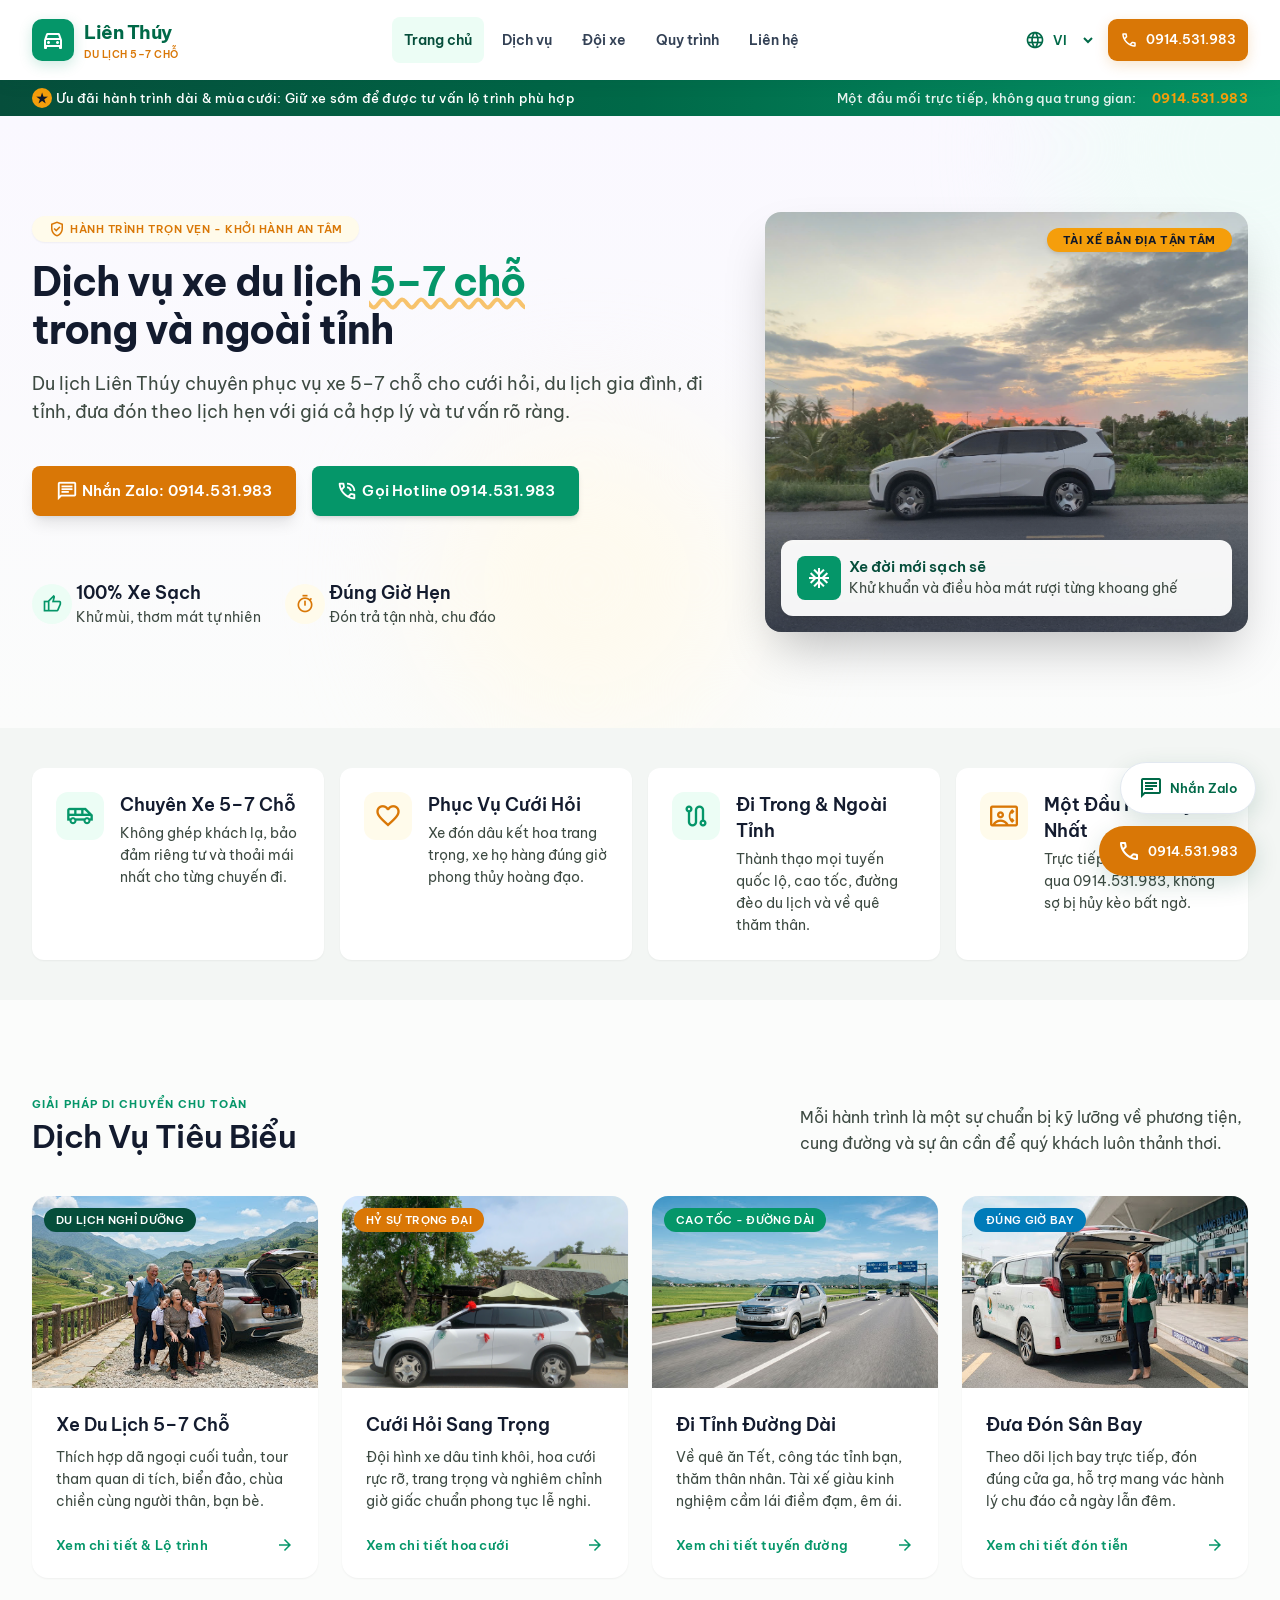
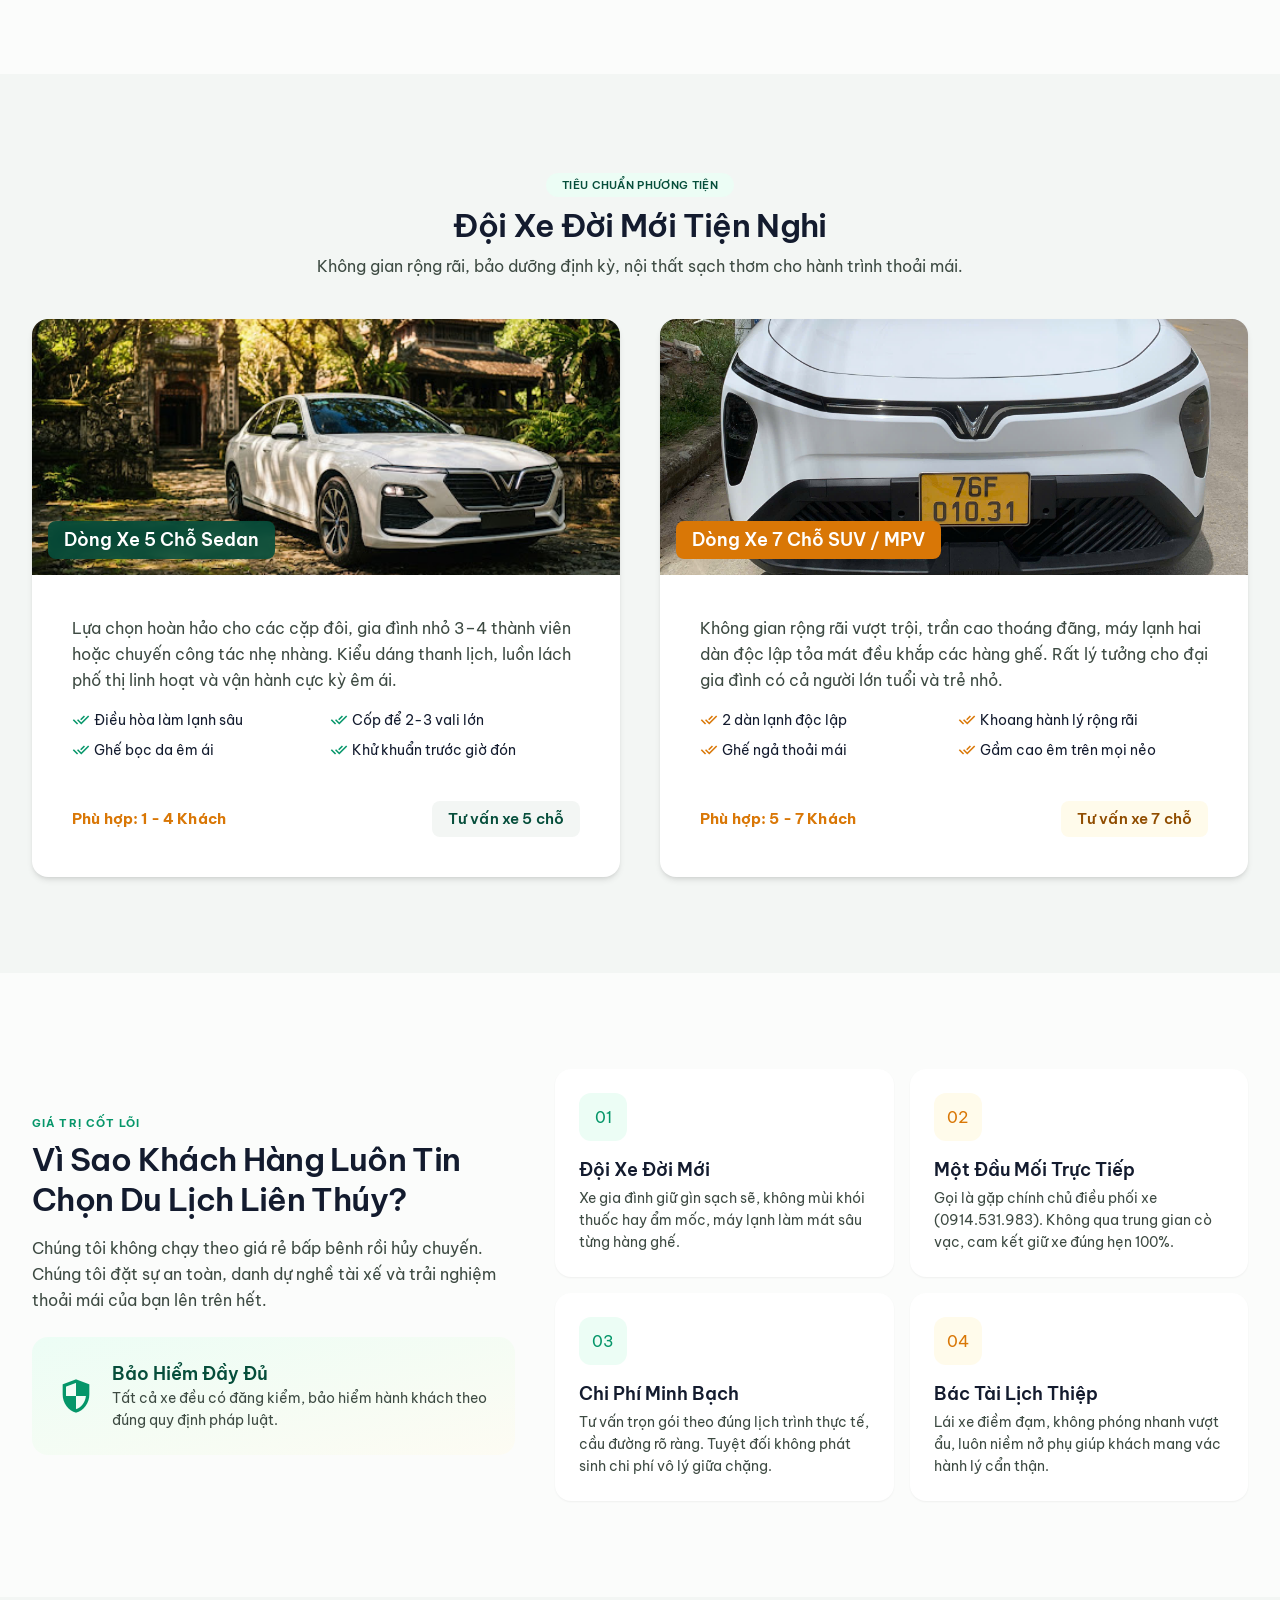
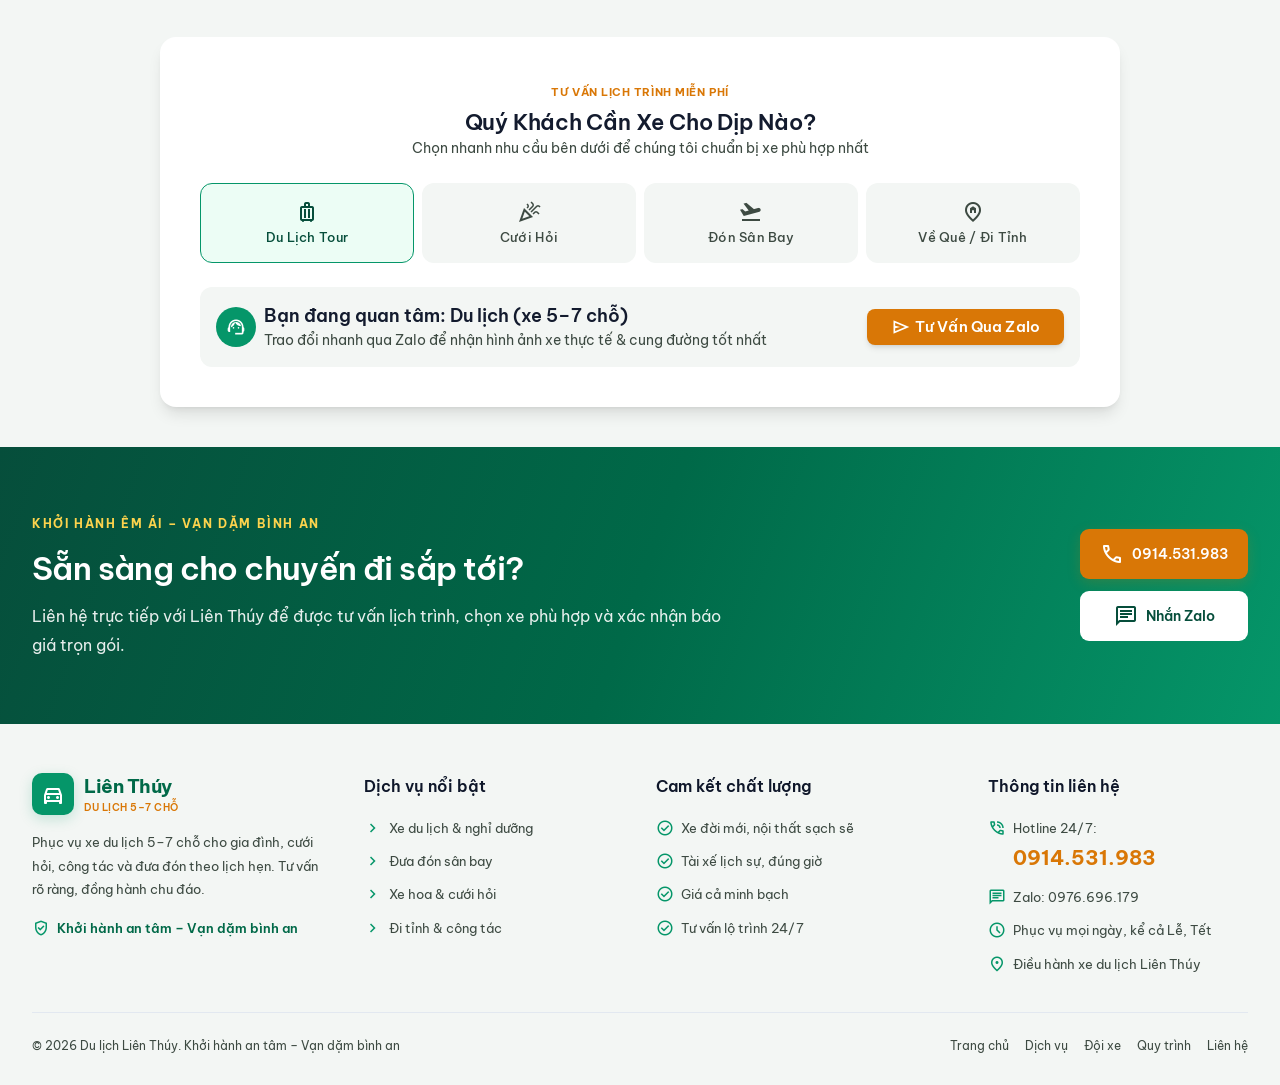
<file: index.html>
<!DOCTYPE html>
<html lang="vi">
<head>
  <meta charset="utf-8" />
  <meta name="viewport" content="width=device-width, initial-scale=1" />
  <meta name="theme-color" content="#059669" />
  <meta name="description" content="Du lịch Liên Thúy – dịch vụ xe 5–7 chỗ, cưới hỏi, đi tỉnh và đưa đón sân bay." data-i18n-content="meta.description" />
  <title>Trang chủ | Du lịch Liên Thúy</title>
  <link rel="icon" href="assets/images/favicon.svg" type="image/svg+xml" />
  <link rel="stylesheet" href="assets/css/fonts.css" />
  <link rel="stylesheet" href="assets/css/tokens.css" />
  <link rel="stylesheet" href="assets/css/utilities.css" />
  <link rel="stylesheet" href="assets/css/common.css" />
  <link rel="stylesheet" href="assets/css/pages.css" />
  <script defer src="assets/js/config.js"></script>
  <script defer src="assets/js/locales/common.js"></script>
  <script defer src="assets/js/locales/vi.js"></script>
  <script defer src="assets/js/locales/en.js"></script>
  <script defer src="assets/js/locales/zh.js"></script>
  <script defer src="assets/js/common/header.js"></script>
  <script defer src="assets/js/common/footer.js"></script>
  <script defer src="assets/js/common/contact.js"></script>
  <script defer src="assets/js/i18n.js"></script>
  <script defer src="assets/js/main.js"></script>
</head>
<body data-page="home" class="bg-surface-canvas text-on-surface font-body-md text-body-md">
  <a class="skip-link" href="#main-content" data-i18n="access.skip">Đến nội dung chính</a>
  <div data-component="header"></div>
  <main id="main-content" tabindex="-1">
<div class="flex flex-col w-full">

<div class="bg-gradient-to-r from-emerald-deep via-primary to-emerald-vivid text-on-primary py-space-sm px-margin-mobile md:px-margin">
<div class="max-w-[1280px] mx-auto flex flex-wrap items-center justify-between gap-space-xs font-label-md text-label-md">
<div class="flex items-center gap-space-xs">
<span class="inline-flex items-center justify-center w-5 h-5 rounded-full bg-amber-spark text-ink-primary font-bold">★</span>
<span> <span data-i18n="home.001">Ưu đãi hành trình dài &amp; mùa cưới: Giữ xe sớm để được tư vấn lộ trình phù hợp</span> </span>
</div>
<div class="flex items-center gap-space-md">
<span class="opacity-90"> <span data-i18n="home.002">Một đầu mối trực tiếp, không qua trung gian:</span> </span>
<a class="text-amber-spark font-bold hover:underline tracking-wide" data-phone href="tel:0914531983"><span data-phone-text>0914.531.983</span></a>
</div>
</div>
</div>

<section class="relative overflow-hidden bg-gradient-to-b from-surface to-surface-canvas py-space-xl lg:py-24 px-margin-mobile md:px-margin">
<div class="absolute -right-40 -top-40 w-96 h-96 rounded-full bg-emerald-light/60 blur-3xl pointer-events-none"></div>
<div class="absolute left-1/3 top-1/2 w-80 h-80 rounded-full bg-amber-soft/80 blur-3xl pointer-events-none"></div>
<div class="max-w-[1280px] mx-auto relative z-10 grid grid-cols-1 lg:grid-cols-12 gap-space-xl items-center">

<div class="lg:col-span-7 flex flex-col items-start">
<div class="inline-flex items-center gap-space-xs px-space-md py-space-xs rounded-full bg-amber-soft text-amber-vibrant shadow-sm mb-space-md">
<span aria-hidden="true" class="material-symbols-outlined text-[18px]">verified_user</span>
<span class="font-label-sm text-label-sm uppercase tracking-wider"> <span data-i18n="home.003">Hành trình trọn vẹn - Khởi hành an tâm</span> </span>
</div>
<h1 class="font-headline-xl text-headline-xl text-on-surface mb-space-md tracking-tight"> <span data-i18n="home.004">Dịch vụ xe du lịch</span> <span class="text-emerald-vivid underline decoration-amber-spark/60 decoration-wavy"> <span data-i18n="home.005">5–7 chỗ</span> </span> <span data-i18n="home.006">trong và ngoài tỉnh</span> </h1>
<p class="font-body-lg text-body-lg text-on-surface-variant mb-space-xl max-w-2xl"> <span data-i18n="home.007">Du lịch Liên Thúy chuyên phục vụ xe 5–7 chỗ cho cưới hỏi, du lịch gia đình, đi tỉnh, đưa đón theo lịch hẹn với giá cả hợp lý và tư vấn rõ ràng.</span> </p>

<div class="flex flex-col sm:flex-row items-stretch sm:items-center gap-space-md w-full sm:w-auto">
<a class="inline-flex items-center justify-center gap-space-xs bg-amber-vibrant hover:bg-secondary text-on-secondary px-space-lg py-3.5 rounded-lg font-label-lg text-label-lg shadow-lg hover:shadow-xl transition-all transform hover:-translate-y-0.5" data-zalo href="https://zalo.me/0976696179" rel="noopener noreferrer" target="_blank">
<span aria-hidden="true" class="material-symbols-outlined text-[22px]">chat</span>
<span> <span data-i18n="home.008">Nhắn Zalo: 0914.531.983</span> </span>
</a>
<a class="inline-flex items-center justify-center gap-space-xs bg-emerald-vivid hover:bg-emerald-deep text-on-primary px-space-lg py-3.5 rounded-lg font-label-lg text-label-lg shadow-md hover:shadow-lg transition-all transform hover:-translate-y-0.5" data-phone href="tel:0914531983">
<span aria-hidden="true" class="material-symbols-outlined text-[22px]">phone_in_talk</span>
<span> <span data-i18n="home.009">Gọi Hotline 0914.531.983</span> </span>
</a>
</div>

<div class="mt-space-xl pt-space-lg flex flex-wrap items-center gap-space-lg w-full">
<div class="flex items-center gap-space-xs">
<div class="w-10 h-10 rounded-full bg-emerald-light flex items-center justify-center text-emerald-vivid">
<span aria-hidden="true" class="material-symbols-outlined text-[20px]">thumb_up</span>
</div>
<div>
<div class="font-headline-sm text-headline-sm text-on-surface"> <span data-i18n="home.010">100% Xe Sạch</span> </div>
<div class="font-body-sm text-body-sm text-on-surface-variant"> <span data-i18n="home.011">Khử mùi, thơm mát tự nhiên</span> </div>
</div>
</div>
<div class="flex items-center gap-space-xs">
<div class="w-10 h-10 rounded-full bg-amber-soft flex items-center justify-center text-amber-vibrant">
<span aria-hidden="true" class="material-symbols-outlined text-[20px]">timer</span>
</div>
<div>
<div class="font-headline-sm text-headline-sm text-on-surface"> <span data-i18n="home.012">Đúng Giờ Hẹn</span> </div>
<div class="font-body-sm text-body-sm text-on-surface-variant"> <span data-i18n="home.013">Đón trả tận nhà, chu đáo</span> </div>
</div>
</div>
</div>
</div>

<div class="lg:col-span-5 relative">
<div class="relative rounded-2xl overflow-hidden shadow-2xl bg-surface-card">
<img class="real-photo hero-real-photo w-full h-[420px] object-cover object-center transform hover:scale-105 transition-transform duration-700" src="assets/images/vinfast-sunset.jpg" alt="Ảnh xe VinFast thực tế của nhà xe Liên Thúy" data-i18n-alt="photo.real" loading="eager" decoding="async" fetchpriority="high" />
<div class="absolute inset-0 bg-gradient-to-t from-ink-primary/70 via-transparent to-transparent"></div>

<div class="absolute bottom-4 left-4 right-4 bg-surface-card/95 backdrop-blur-md p-space-md rounded-xl shadow-lg">
<div class="flex items-center gap-space-sm">
<div class="w-11 h-11 rounded-lg bg-emerald-vivid text-on-primary flex items-center justify-center shrink-0">
<span aria-hidden="true" class="material-symbols-outlined text-[24px]">ac_unit</span>
</div>
<div class="min-w-0">
<p class="font-label-lg text-label-lg text-emerald-deep truncate"> <span data-i18n="home.014">Xe đời mới sạch sẽ</span> </p>
<p class="font-body-sm text-body-sm text-on-surface-variant truncate"> <span data-i18n="home.015">Khử khuẩn và điều hòa mát rượi từng khoang ghế</span> </p>
</div>
</div>
</div>
<div class="absolute top-4 right-4 px-space-md py-space-xs rounded-full bg-amber-spark text-ink-primary font-label-sm text-label-sm shadow-md font-bold uppercase tracking-wider"> <span data-i18n="home.016">Tài xế bản địa tận tâm</span> </div>
</div>
</div>
</div>
</section>

<section class="bg-surface-subtle py-space-xl px-margin-mobile md:px-margin">
<div class="max-w-[1280px] mx-auto">
<div class="grid grid-cols-1 sm:grid-cols-2 lg:grid-cols-4 gap-space-md">

<div class="bg-surface-card p-space-lg rounded-xl shadow-sm flex items-start gap-space-md hover:shadow-md transition-shadow">
<div class="w-12 h-12 rounded-xl bg-emerald-light text-emerald-vivid flex items-center justify-center shrink-0">
<span aria-hidden="true" class="material-symbols-outlined text-[28px]">airport_shuttle</span>
</div>
<div>
<h3 class="font-headline-sm text-headline-sm text-on-surface mb-1"> <span data-i18n="home.017">Chuyên Xe 5–7 Chỗ</span> </h3>
<p class="font-body-sm text-body-sm text-on-surface-variant"> <span data-i18n="home.018">Không ghép khách lạ, bảo đảm riêng tư và thoải mái nhất cho từng chuyến đi.</span> </p>
</div>
</div>

<div class="bg-surface-card p-space-lg rounded-xl shadow-sm flex items-start gap-space-md hover:shadow-md transition-shadow">
<div class="w-12 h-12 rounded-xl bg-amber-soft text-amber-vibrant flex items-center justify-center shrink-0">
<span aria-hidden="true" class="material-symbols-outlined text-[28px]">favorite</span>
</div>
<div>
<h3 class="font-headline-sm text-headline-sm text-on-surface mb-1"> <span data-i18n="home.019">Phục Vụ Cưới Hỏi</span> </h3>
<p class="font-body-sm text-body-sm text-on-surface-variant"> <span data-i18n="home.020">Xe đón dâu kết hoa trang trọng, xe họ hàng đúng giờ phong thủy hoàng đạo.</span> </p>
</div>
</div>

<div class="bg-surface-card p-space-lg rounded-xl shadow-sm flex items-start gap-space-md hover:shadow-md transition-shadow">
<div class="w-12 h-12 rounded-xl bg-emerald-light text-emerald-vivid flex items-center justify-center shrink-0">
<span aria-hidden="true" class="material-symbols-outlined text-[28px]">route</span>
</div>
<div>
<h3 class="font-headline-sm text-headline-sm text-on-surface mb-1"> <span data-i18n="home.021">Đi Trong &amp; Ngoài Tỉnh</span> </h3>
<p class="font-body-sm text-body-sm text-on-surface-variant"> <span data-i18n="home.022">Thành thạo mọi tuyến quốc lộ, cao tốc, đường đèo du lịch và về quê thăm thân.</span> </p>
</div>
</div>

<div class="bg-surface-card p-space-lg rounded-xl shadow-sm flex items-start gap-space-md hover:shadow-md transition-shadow">
<div class="w-12 h-12 rounded-xl bg-amber-soft text-amber-vibrant flex items-center justify-center shrink-0">
<span aria-hidden="true" class="material-symbols-outlined text-[28px]">contact_phone</span>
</div>
<div>
<h3 class="font-headline-sm text-headline-sm text-on-surface mb-1"> <span data-i18n="home.023">Một Đầu Mối Duy Nhất</span> </h3>
<p class="font-body-sm text-body-sm text-on-surface-variant"> <span data-i18n="home.024">Trực tiếp chủ xe điều phối qua 0914.531.983, không sợ bị hủy kèo bất ngờ.</span> </p>
</div>
</div>
</div>
</div>
</section>

<section class="py-space-xl lg:py-24 px-margin-mobile md:px-margin bg-surface-canvas">
<div class="max-w-[1280px] mx-auto">
<div class="flex flex-col md:flex-row md:items-end justify-between gap-space-md mb-space-xl">
<div>
<span class="font-label-sm text-label-sm text-emerald-vivid uppercase tracking-widest font-bold block mb-1"> <span data-i18n="home.025">Giải pháp di chuyển chu toàn</span> </span>
<h2 class="font-headline-lg text-headline-lg text-on-surface"> <span data-i18n="home.026">Dịch Vụ Tiêu Biểu</span> </h2>
</div>
<p class="font-body-md text-body-md text-on-surface-variant max-w-md"> <span data-i18n="home.027">Mỗi hành trình là một sự chuẩn bị kỹ lưỡng về phương tiện, cung đường và sự ân cần để quý khách luôn thảnh thơi.</span> </p>
</div>
<div class="grid grid-cols-1 md:grid-cols-2 lg:grid-cols-4 gap-space-lg">

<div class="group bg-surface-card rounded-2xl overflow-hidden shadow-sm hover:shadow-xl transition-all duration-300 flex flex-col">
<div class="relative h-48 overflow-hidden">
<img class="w-full h-full object-cover group-hover:scale-110 transition-transform duration-500" src="assets/images/sample-01.jpg" alt="Hình minh họa dịch vụ và tiện nghi xe du lịch" data-i18n-alt="photo.sample" loading="lazy" decoding="async" />
<div class="absolute top-3 left-3 bg-emerald-deep text-on-primary text-label-sm font-label-sm px-3 py-1 rounded-full uppercase"> <span data-i18n="home.028">Du Lịch Nghỉ Dưỡng</span> </div>
</div>
<div class="p-space-lg flex-1 flex flex-col justify-between">
<div>
<h3 class="font-headline-sm text-headline-sm text-on-surface mb-2"> <span data-i18n="home.029">Xe Du Lịch 5–7 Chỗ</span> </h3>
<p class="font-body-sm text-body-sm text-on-surface-variant mb-space-md"> <span data-i18n="home.030">Thích hợp dã ngoại cuối tuần, tour tham quan di tích, biển đảo, chùa chiền cùng người thân, bạn bè.</span> </p>
</div>
<a class="inline-flex items-center justify-between font-label-md text-label-md text-emerald-vivid group-hover:text-emerald-deep font-semibold pt-space-sm" data-zalo href="https://zalo.me/0976696179">
<span> <span data-i18n="home.031">Xem chi tiết &amp; Lộ trình</span> </span>
<span aria-hidden="true" class="material-symbols-outlined text-[18px] transform group-hover:translate-x-1 transition-transform">arrow_forward</span>
</a>
</div>
</div>

<div class="group bg-surface-card rounded-2xl overflow-hidden shadow-sm hover:shadow-xl transition-all duration-300 flex flex-col">
<div class="relative h-48 overflow-hidden">
<img class="real-photo w-full h-full object-cover group-hover:scale-110 transition-transform duration-500" src="assets/images/vinfast-wedding.jpg" alt="Ảnh xe VinFast thực tế của nhà xe Liên Thúy" data-i18n-alt="photo.real" loading="lazy" decoding="async" />
<div class="absolute top-3 left-3 bg-amber-vibrant text-on-secondary text-label-sm font-label-sm px-3 py-1 rounded-full uppercase"> <span data-i18n="home.032">Hỷ Sự Trọng Đại</span> </div>
</div>
<div class="p-space-lg flex-1 flex flex-col justify-between">
<div>
<h3 class="font-headline-sm text-headline-sm text-on-surface mb-2"> <span data-i18n="home.033">Cưới Hỏi Sang Trọng</span> </h3>
<p class="font-body-sm text-body-sm text-on-surface-variant mb-space-md"> <span data-i18n="home.034">Đội hình xe dâu tinh khôi, hoa cưới rực rỡ, trang trọng và nghiêm chỉnh giờ giấc chuẩn phong tục lễ nghi.</span> </p>
</div>
<a class="inline-flex items-center justify-between font-label-md text-label-md text-emerald-vivid group-hover:text-emerald-deep font-semibold pt-space-sm" data-zalo href="https://zalo.me/0976696179">
<span> <span data-i18n="home.035">Xem chi tiết hoa cưới</span> </span>
<span aria-hidden="true" class="material-symbols-outlined text-[18px] transform group-hover:translate-x-1 transition-transform">arrow_forward</span>
</a>
</div>
</div>

<div class="group bg-surface-card rounded-2xl overflow-hidden shadow-sm hover:shadow-xl transition-all duration-300 flex flex-col">
<div class="relative h-48 overflow-hidden">
<img class="w-full h-full object-cover group-hover:scale-110 transition-transform duration-500" src="assets/images/sample-02.jpg" alt="Hình minh họa dịch vụ và tiện nghi xe du lịch" data-i18n-alt="photo.sample" loading="lazy" decoding="async" />
<div class="absolute top-3 left-3 bg-emerald-vivid text-on-primary text-label-sm font-label-sm px-3 py-1 rounded-full uppercase"> <span data-i18n="home.036">Cao Tốc - Đường Dài</span> </div>
</div>
<div class="p-space-lg flex-1 flex flex-col justify-between">
<div>
<h3 class="font-headline-sm text-headline-sm text-on-surface mb-2"> <span data-i18n="home.037">Đi Tỉnh Đường Dài</span> </h3>
<p class="font-body-sm text-body-sm text-on-surface-variant mb-space-md"> <span data-i18n="home.038">Về quê ăn Tết, công tác tỉnh bạn, thăm thân nhân. Tài xế giàu kinh nghiệm cầm lái điềm đạm, êm ái.</span> </p>
</div>
<a class="inline-flex items-center justify-between font-label-md text-label-md text-emerald-vivid group-hover:text-emerald-deep font-semibold pt-space-sm" data-zalo href="https://zalo.me/0976696179">
<span> <span data-i18n="home.039">Xem chi tiết tuyến đường</span> </span>
<span aria-hidden="true" class="material-symbols-outlined text-[18px] transform group-hover:translate-x-1 transition-transform">arrow_forward</span>
</a>
</div>
</div>

<div class="group bg-surface-card rounded-2xl overflow-hidden shadow-sm hover:shadow-xl transition-all duration-300 flex flex-col">
<div class="relative h-48 overflow-hidden">
<img class="w-full h-full object-cover group-hover:scale-110 transition-transform duration-500" src="assets/images/sample-03.jpg" alt="Hình minh họa dịch vụ và tiện nghi xe du lịch" data-i18n-alt="photo.sample" loading="lazy" decoding="async" />
<div class="absolute top-3 left-3 bg-tertiary-container text-on-tertiary-container text-label-sm font-label-sm px-3 py-1 rounded-full uppercase"> <span data-i18n="home.040">Đúng Giờ Bay</span> </div>
</div>
<div class="p-space-lg flex-1 flex flex-col justify-between">
<div>
<h3 class="font-headline-sm text-headline-sm text-on-surface mb-2"> <span data-i18n="home.041">Đưa Đón Sân Bay</span> </h3>
<p class="font-body-sm text-body-sm text-on-surface-variant mb-space-md"> <span data-i18n="home.042">Theo dõi lịch bay trực tiếp, đón đúng cửa ga, hỗ trợ mang vác hành lý chu đáo cả ngày lẫn đêm.</span> </p>
</div>
<a class="inline-flex items-center justify-between font-label-md text-label-md text-emerald-vivid group-hover:text-emerald-deep font-semibold pt-space-sm" data-zalo href="https://zalo.me/0976696179">
<span> <span data-i18n="home.043">Xem chi tiết đón tiễn</span> </span>
<span aria-hidden="true" class="material-symbols-outlined text-[18px] transform group-hover:translate-x-1 transition-transform">arrow_forward</span>
</a>
</div>
</div>
</div>
</div>
</section>

<section class="py-space-xl lg:py-24 bg-surface-subtle px-margin-mobile md:px-margin">
<div class="max-w-[1280px] mx-auto">
<div class="text-center max-w-2xl mx-auto mb-space-xl">
<span class="inline-block px-space-md py-space-xs rounded-full bg-emerald-light text-emerald-deep font-label-sm text-label-sm uppercase font-semibold mb-2"> <span data-i18n="home.044">Tiêu chuẩn phương tiện</span> </span>
<h2 class="font-headline-lg text-headline-lg text-on-surface mb-space-sm"> <span data-i18n="home.045">Đội Xe Đời Mới Tiện Nghi</span> </h2>
<p class="font-body-md text-body-md text-on-surface-variant"> <span data-i18n="home.046">Không gian rộng rãi, bảo dưỡng định kỳ, nội thất sạch thơm cho hành trình thoải mái.</span> </p>
</div>
<div class="grid grid-cols-1 lg:grid-cols-2 gap-space-xl">

<div class="bg-surface-card rounded-2xl overflow-hidden shadow-md flex flex-col">
<div class="relative h-64 bg-surface-container">
<img class="w-full h-full object-cover" src="assets/images/sample-04.jpg" alt="Hình minh họa dịch vụ và tiện nghi xe du lịch" data-i18n-alt="photo.sample" loading="lazy" decoding="async" />
<div class="absolute bottom-4 left-4 bg-emerald-deep/90 text-on-primary font-headline-sm text-headline-sm px-4 py-1.5 rounded-lg backdrop-blur-sm"> <span data-i18n="home.047">Dòng Xe 5 Chỗ Sedan</span> </div>
</div>
<div class="p-space-xl flex-1 flex flex-col justify-between">
<div>
<p class="font-body-md text-body-md text-on-surface-variant mb-space-md"> <span data-i18n="home.048">Lựa chọn hoàn hảo cho các cặp đôi, gia đình nhỏ 3–4 thành viên hoặc chuyến công tác nhẹ nhàng. Kiểu dáng thanh lịch, luồn lách phố thị linh hoạt và vận hành cực kỳ êm ái.</span> </p>
<div class="grid grid-cols-2 gap-space-sm mb-space-lg">
<div class="flex items-center gap-space-xs font-body-sm text-body-sm text-on-surface">
<span aria-hidden="true" class="material-symbols-outlined text-[18px] text-emerald-vivid">done_all</span>
<span> <span data-i18n="home.049">Điều hòa làm lạnh sâu</span> </span>
</div>
<div class="flex items-center gap-space-xs font-body-sm text-body-sm text-on-surface">
<span aria-hidden="true" class="material-symbols-outlined text-[18px] text-emerald-vivid">done_all</span>
<span> <span data-i18n="home.050">Cốp để 2-3 vali lớn</span> </span>
</div>
<div class="flex items-center gap-space-xs font-body-sm text-body-sm text-on-surface">
<span aria-hidden="true" class="material-symbols-outlined text-[18px] text-emerald-vivid">done_all</span>
<span> <span data-i18n="home.051">Ghế bọc da êm ái</span> </span>
</div>
<div class="flex items-center gap-space-xs font-body-sm text-body-sm text-on-surface">
<span aria-hidden="true" class="material-symbols-outlined text-[18px] text-emerald-vivid">done_all</span>
<span> <span data-i18n="home.052">Khử khuẩn trước giờ đón</span> </span>
</div>
</div>
</div>
<div class="pt-space-md flex items-center justify-between">
<span class="font-label-lg text-label-lg text-amber-vibrant font-bold"> <span data-i18n="home.053">Phù hợp: 1 - 4 Khách</span> </span>
<a class="bg-surface-subtle hover:bg-emerald-light text-emerald-deep font-label-lg text-label-lg px-space-md py-space-sm rounded-lg transition-colors" data-phone href="tel:0914531983"> <span data-i18n="home.054">Tư vấn xe 5 chỗ</span> </a>
</div>
</div>
</div>

<div class="bg-surface-card rounded-2xl overflow-hidden shadow-md flex flex-col">
<div class="relative h-64 bg-surface-container">
<img class="real-photo w-full h-full object-cover" src="assets/images/vinfast-front.jpg" alt="Ảnh xe VinFast thực tế của nhà xe Liên Thúy" data-i18n-alt="photo.real" loading="lazy" decoding="async" />
<div class="absolute bottom-4 left-4 bg-amber-vibrant text-on-secondary font-headline-sm text-headline-sm px-4 py-1.5 rounded-lg backdrop-blur-sm"> <span data-i18n="home.055">Dòng Xe 7 Chỗ SUV / MPV</span> </div>
</div>
<div class="p-space-xl flex-1 flex flex-col justify-between">
<div>
<p class="font-body-md text-body-md text-on-surface-variant mb-space-md"> <span data-i18n="home.056">Không gian rộng rãi vượt trội, trần cao thoáng đãng, máy lạnh hai dàn độc lập tỏa mát đều khắp các hàng ghế. Rất lý tưởng cho đại gia đình có cả người lớn tuổi và trẻ nhỏ.</span> </p>
<div class="grid grid-cols-2 gap-space-sm mb-space-lg">
<div class="flex items-center gap-space-xs font-body-sm text-body-sm text-on-surface">
<span aria-hidden="true" class="material-symbols-outlined text-[18px] text-amber-vibrant">done_all</span>
<span> <span data-i18n="home.057">2 dàn lạnh độc lập</span> </span>
</div>
<div class="flex items-center gap-space-xs font-body-sm text-body-sm text-on-surface">
<span aria-hidden="true" class="material-symbols-outlined text-[18px] text-amber-vibrant">done_all</span>
<span> <span data-i18n="home.058">Khoang hành lý rộng rãi</span> </span>
</div>
<div class="flex items-center gap-space-xs font-body-sm text-body-sm text-on-surface">
<span aria-hidden="true" class="material-symbols-outlined text-[18px] text-amber-vibrant">done_all</span>
<span> <span data-i18n="home.059">Ghế ngả thoải mái</span> </span>
</div>
<div class="flex items-center gap-space-xs font-body-sm text-body-sm text-on-surface">
<span aria-hidden="true" class="material-symbols-outlined text-[18px] text-amber-vibrant">done_all</span>
<span> <span data-i18n="home.060">Gầm cao êm trên mọi nẻo</span> </span>
</div>
</div>
</div>
<div class="pt-space-md flex items-center justify-between">
<span class="font-label-lg text-label-lg text-amber-vibrant font-bold"> <span data-i18n="home.061">Phù hợp: 5 - 7 Khách</span> </span>
<a class="bg-amber-soft hover:bg-amber-spark/20 text-secondary font-label-lg text-label-lg px-space-md py-space-sm rounded-lg transition-colors" data-phone href="tel:0914531983"> <span data-i18n="home.062">Tư vấn xe 7 chỗ</span> </a>
</div>
</div>
</div>
</div>
</div>
</section>

<section class="py-space-xl lg:py-24 px-margin-mobile md:px-margin bg-surface-canvas">
<div class="max-w-[1280px] mx-auto">
<div class="grid grid-cols-1 lg:grid-cols-12 gap-space-xl items-center">
<div class="lg:col-span-5">
<span class="font-label-sm text-label-sm text-emerald-vivid uppercase tracking-widest font-bold block mb-2"> <span data-i18n="home.063">Giá trị cốt lõi</span> </span>
<h2 class="font-headline-lg text-headline-lg text-on-surface mb-space-md"> <span data-i18n="home.064">Vì Sao Khách Hàng Luôn Tin Chọn Du Lịch Liên Thúy?</span> </h2>
<p class="font-body-md text-body-md text-on-surface-variant mb-space-lg"> <span data-i18n="home.065">Chúng tôi không chạy theo giá rẻ bấp bênh rồi hủy chuyến. Chúng tôi đặt sự an toàn, danh dự nghề tài xế và trải nghiệm thoải mái của bạn lên trên hết.</span> </p>
<div class="p-space-lg rounded-2xl bg-gradient-to-br from-emerald-light to-amber-soft/50 flex items-center gap-space-md">
<span aria-hidden="true" class="material-symbols-outlined text-emerald-vivid text-[40px]">security</span>
<div>
<div class="font-headline-sm text-headline-sm text-emerald-deep"> <span data-i18n="home.066">Bảo Hiểm Đầy Đủ</span> </div>
<p class="font-body-sm text-body-sm text-on-surface-variant"> <span data-i18n="home.067">Tất cả xe đều có đăng kiểm, bảo hiểm hành khách theo đúng quy định pháp luật.</span> </p>
</div>
</div>
</div>
<div class="lg:col-span-7 grid grid-cols-1 sm:grid-cols-2 gap-space-md">

<div class="bg-surface-card p-space-lg rounded-2xl shadow-sm hover:shadow-md transition-shadow">
<div class="w-12 h-12 rounded-xl bg-emerald-light text-emerald-vivid flex items-center justify-center font-headline-sm mb-space-md">
              01
            </div>
<h3 class="font-headline-sm text-headline-sm text-on-surface mb-space-xs"> <span data-i18n="home.068">Đội Xe Đời Mới</span> </h3>
<p class="font-body-sm text-body-sm text-on-surface-variant"> <span data-i18n="home.069">Xe gia đình giữ gìn sạch sẽ, không mùi khói thuốc hay ẩm mốc, máy lạnh làm mát sâu từng hàng ghế.</span> </p>
</div>

<div class="bg-surface-card p-space-lg rounded-2xl shadow-sm hover:shadow-md transition-shadow">
<div class="w-12 h-12 rounded-xl bg-amber-soft text-amber-vibrant flex items-center justify-center font-headline-sm mb-space-md">
              02
            </div>
<h3 class="font-headline-sm text-headline-sm text-on-surface mb-space-xs"> <span data-i18n="home.070">Một Đầu Mối Trực Tiếp</span> </h3>
<p class="font-body-sm text-body-sm text-on-surface-variant"> <span data-i18n="home.071">Gọi là gặp chính chủ điều phối xe (0914.531.983). Không qua trung gian cò vạc, cam kết giữ xe đúng hẹn 100%.</span> </p>
</div>

<div class="bg-surface-card p-space-lg rounded-2xl shadow-sm hover:shadow-md transition-shadow">
<div class="w-12 h-12 rounded-xl bg-emerald-light text-emerald-vivid flex items-center justify-center font-headline-sm mb-space-md">
              03
            </div>
<h3 class="font-headline-sm text-headline-sm text-on-surface mb-space-xs"> <span data-i18n="home.072">Chi Phí Minh Bạch</span> </h3>
<p class="font-body-sm text-body-sm text-on-surface-variant"> <span data-i18n="home.073">Tư vấn trọn gói theo đúng lịch trình thực tế, cầu đường rõ ràng. Tuyệt đối không phát sinh chi phí vô lý giữa chặng.</span> </p>
</div>

<div class="bg-surface-card p-space-lg rounded-2xl shadow-sm hover:shadow-md transition-shadow">
<div class="w-12 h-12 rounded-xl bg-amber-soft text-amber-vibrant flex items-center justify-center font-headline-sm mb-space-md">
              04
            </div>
<h3 class="font-headline-sm text-headline-sm text-on-surface mb-space-xs"> <span data-i18n="home.074">Bác Tài Lịch Thiệp</span> </h3>
<p class="font-body-sm text-body-sm text-on-surface-variant"> <span data-i18n="home.075">Lái xe điềm đạm, không phóng nhanh vượt ẩu, luôn niềm nở phụ giúp khách mang vác hành lý cẩn thận.</span> </p>
</div>
</div>
</div>
</div>
</section>

<section class="py-space-xl bg-surface-subtle px-margin-mobile md:px-margin">
<div class="max-w-[960px] mx-auto bg-surface-card rounded-2xl p-space-lg md:p-space-xl shadow-lg">
<div class="text-center mb-space-lg">
<span class="text-amber-vibrant font-label-sm text-label-sm font-bold uppercase tracking-wider"> <span data-i18n="home.076">Tư vấn lịch trình miễn phí</span> </span>
<h3 class="font-headline-md text-headline-md text-on-surface mt-1"> <span data-i18n="home.077">Quý Khách Cần Xe Cho Dịp Nào?</span> </h3>
<p class="font-body-sm text-body-sm text-on-surface-variant"> <span data-i18n="home.078">Chọn nhanh nhu cầu bên dưới để chúng tôi chuẩn bị xe phù hợp nhất</span> </p>
</div>
<div class="grid grid-cols-2 sm:grid-cols-4 gap-space-sm mb-space-lg" id="tripTypeSelection">
<button class="trip-btn active p-space-md rounded-xl bg-emerald-light text-emerald-deep font-label-md text-label-md flex flex-col items-center gap-1 transition-all" data-trip="tour" aria-pressed="false" type="button">
<span aria-hidden="true" class="material-symbols-outlined text-[24px]">luggage</span>
<span> <span data-i18n="home.079">Du Lịch Tour</span> </span>
</button>
<button class="trip-btn p-space-md rounded-xl bg-surface-subtle text-on-surface-variant font-label-md text-label-md flex flex-col items-center gap-1 transition-all hover:bg-amber-soft hover:text-secondary" data-trip="wedding" aria-pressed="false" type="button">
<span aria-hidden="true" class="material-symbols-outlined text-[24px]">celebration</span>
<span> <span data-i18n="home.080">Cưới Hỏi</span> </span>
</button>
<button class="trip-btn p-space-md rounded-xl bg-surface-subtle text-on-surface-variant font-label-md text-label-md flex flex-col items-center gap-1 transition-all hover:bg-emerald-light hover:text-emerald-deep" data-trip="airport" aria-pressed="false" type="button">
<span aria-hidden="true" class="material-symbols-outlined text-[24px]">flight_takeoff</span>
<span> <span data-i18n="home.081">Đón Sân Bay</span> </span>
</button>
<button class="trip-btn p-space-md rounded-xl bg-surface-subtle text-on-surface-variant font-label-md text-label-md flex flex-col items-center gap-1 transition-all hover:bg-amber-soft hover:text-secondary" data-trip="province" aria-pressed="false" type="button">
<span aria-hidden="true" class="material-symbols-outlined text-[24px]">home_pin</span>
<span> <span data-i18n="home.082">Về Quê / Đi Tỉnh</span> </span>
</button>
</div>
<div class="flex flex-col sm:flex-row items-center justify-between gap-space-md p-space-md rounded-xl bg-surface-subtle">
<div class="flex items-center gap-space-sm text-left">
<div class="w-10 h-10 rounded-full bg-emerald-vivid text-on-primary flex items-center justify-center shrink-0">
<span aria-hidden="true" class="material-symbols-outlined text-[20px]">support_agent</span>
</div>
<div>
<div class="font-headline-sm text-headline-sm text-on-surface" id="selectedTypeDisplay"> <span data-i18n="home.083">Bạn đang quan tâm: Xe Du Lịch 5-7 chỗ</span> </div>
<div class="font-body-sm text-body-sm text-on-surface-variant"> <span data-i18n="home.084">Trao đổi nhanh qua Zalo để nhận hình ảnh xe thực tế &amp; cung đường tốt nhất</span> </div>
</div>
</div>
<a class="w-full sm:w-auto inline-flex items-center justify-center gap-space-xs bg-amber-vibrant hover:bg-secondary text-on-secondary px-space-lg py-space-sm rounded-lg font-label-lg text-label-lg shadow-md transition-all whitespace-nowrap" href="lien-he.html#booking" id="dynamicZaloLink">
<span aria-hidden="true" class="material-symbols-outlined text-[20px]">send</span>
<span> <span data-i18n="home.085">Tư Vấn Qua Zalo</span> </span>
</a>
</div>
</div>
</section>

<div data-component="contact-cta"></div>


</div>
  </main>
  <div data-component="footer"></div>
  <div data-component="floating-contact"></div>
</body>
</html>
</file>
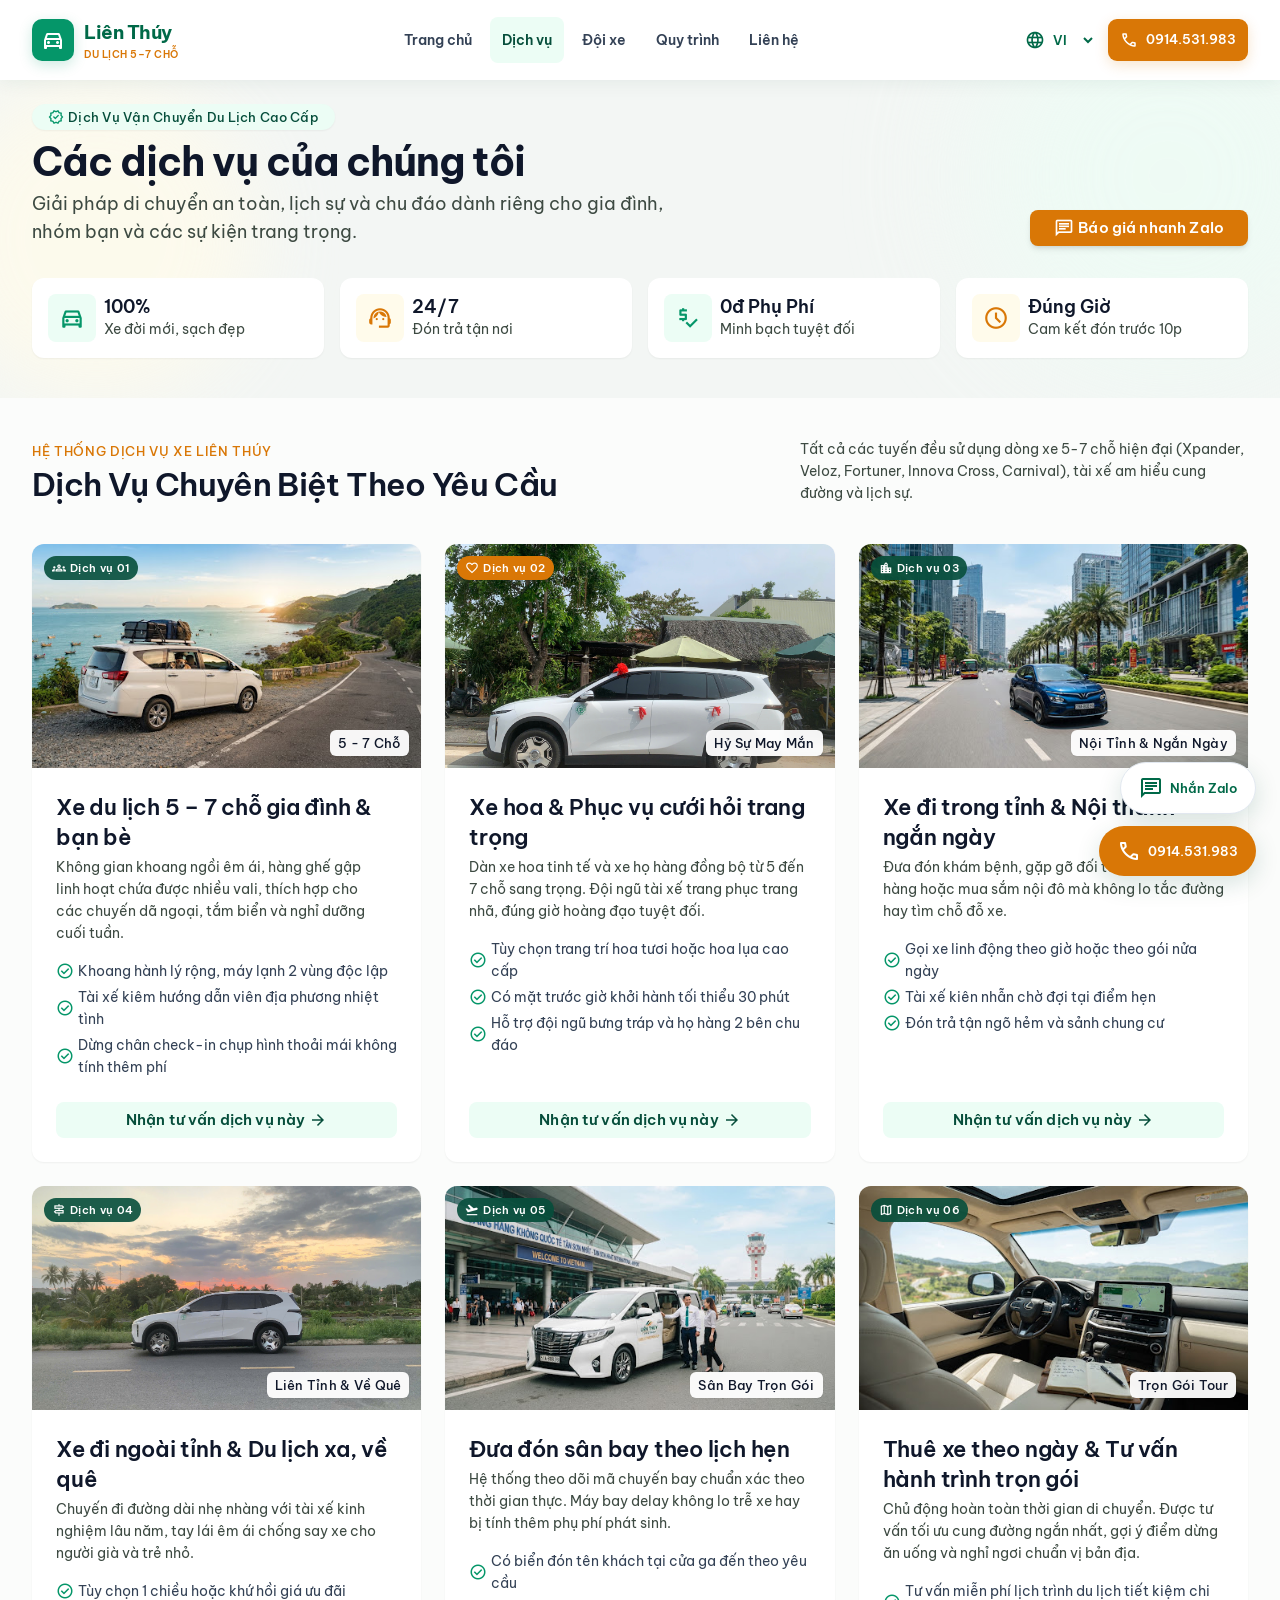
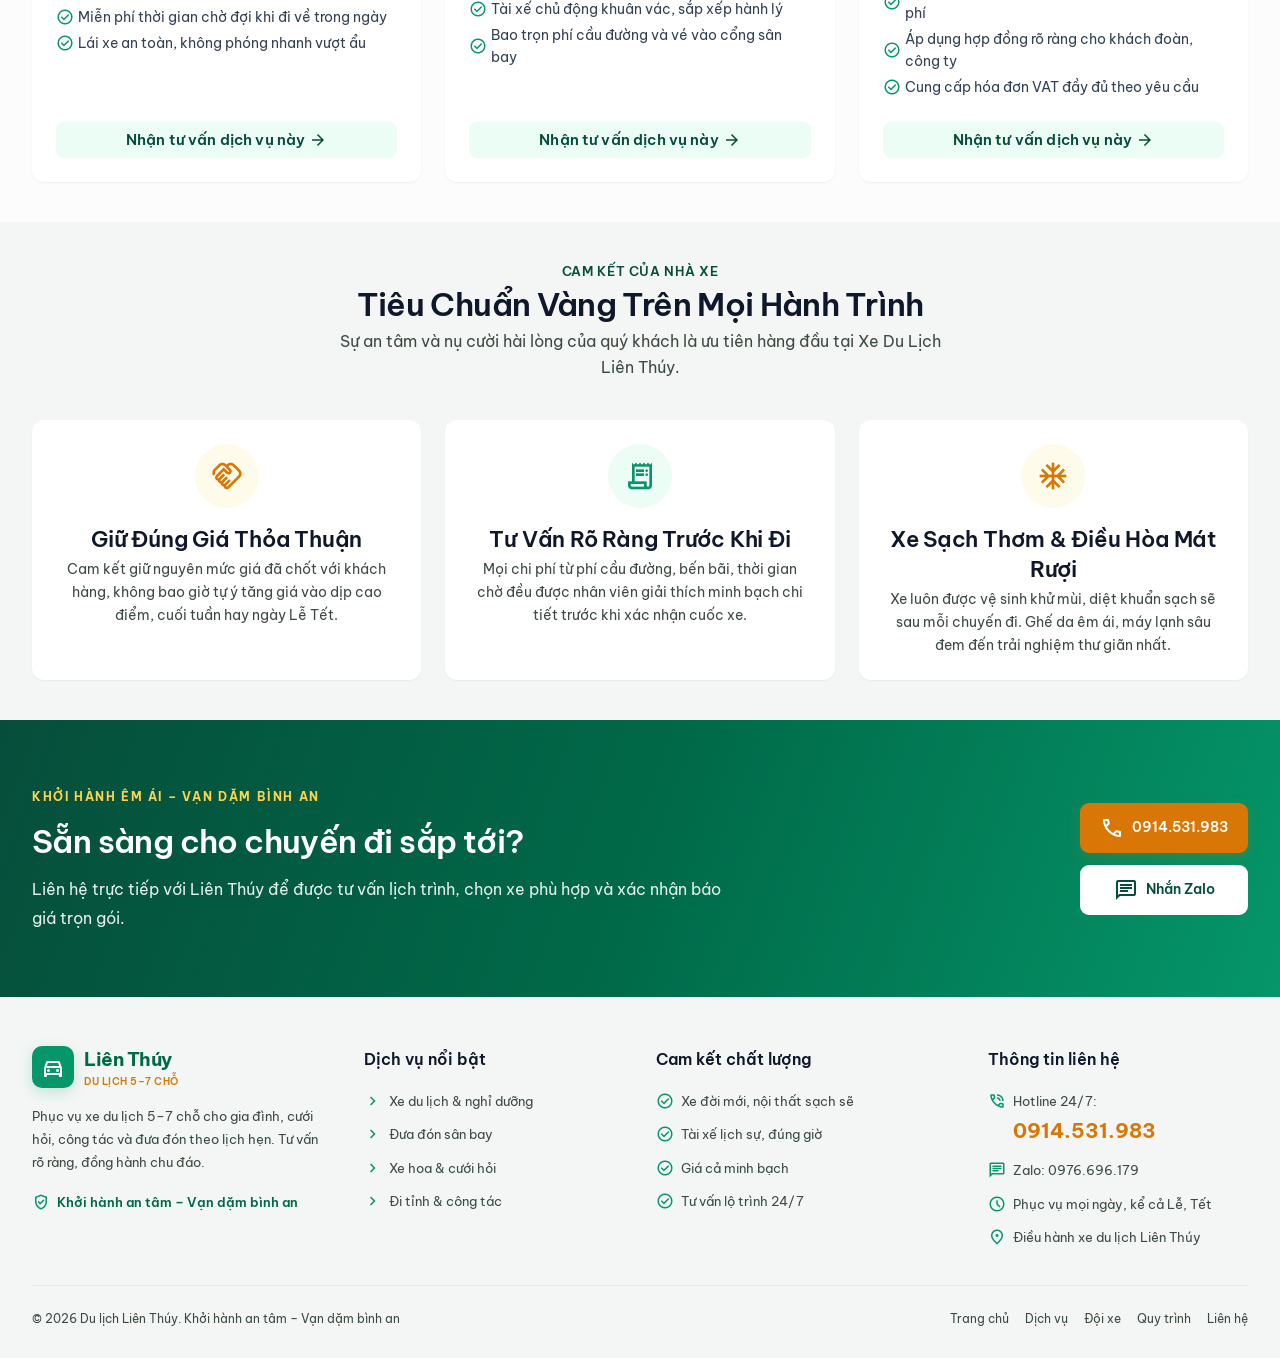
<file: dich-vu.html>
<!DOCTYPE html>
<html lang="vi">
<head>
  <meta charset="utf-8" />
  <meta name="viewport" content="width=device-width, initial-scale=1" />
  <meta name="theme-color" content="#059669" />
  <meta name="description" content="Du lịch Liên Thúy – dịch vụ xe 5–7 chỗ, cưới hỏi, đi tỉnh và đưa đón sân bay." data-i18n-content="meta.description" />
  <title>Dịch vụ | Du lịch Liên Thúy</title>
  <link rel="icon" href="assets/images/favicon.svg" type="image/svg+xml" />
  <link rel="stylesheet" href="assets/css/fonts.css" />
  <link rel="stylesheet" href="assets/css/tokens.css" />
  <link rel="stylesheet" href="assets/css/utilities.css" />
  <link rel="stylesheet" href="assets/css/common.css" />
  <link rel="stylesheet" href="assets/css/pages.css" />
  <script defer src="assets/js/config.js"></script>
  <script defer src="assets/js/locales/common.js"></script>
  <script defer src="assets/js/locales/vi.js"></script>
  <script defer src="assets/js/locales/en.js"></script>
  <script defer src="assets/js/locales/zh.js"></script>
  <script defer src="assets/js/common/header.js"></script>
  <script defer src="assets/js/common/footer.js"></script>
  <script defer src="assets/js/common/contact.js"></script>
  <script defer src="assets/js/i18n.js"></script>
  <script defer src="assets/js/main.js"></script>
</head>
<body data-page="services" class="bg-surface-canvas text-on-surface font-body-md text-body-md">
  <a class="skip-link" href="#main-content" data-i18n="access.skip">Đến nội dung chính</a>
  <div data-component="header"></div>
  <main id="main-content" tabindex="-1">
<div class="flex flex-col w-full">
<section class="relative overflow-hidden bg-surface-subtle pb-space-xl pt-space-lg">
<div class="absolute -right-20 -top-24 w-96 h-96 rounded-full bg-emerald-light opacity-70 blur-3xl pointer-events-none"></div>
<div class="absolute -left-16 bottom-0 w-80 h-80 rounded-full bg-amber-soft opacity-80 blur-2xl pointer-events-none"></div>
<div class="max-w-[1280px] mx-auto px-margin-mobile md:px-margin relative z-10">
<div class="flex flex-col md:flex-row md:items-end justify-between gap-space-md mb-space-lg">
<div class="max-w-2xl">
<div class="inline-flex items-center gap-space-xs px-space-md py-space-xs rounded-full bg-emerald-light text-emerald-deep font-label-md text-label-md mb-space-sm shadow-sm">
<span aria-hidden="true" class="material-symbols-outlined text-[16px] text-emerald-vivid" style="font-variation-settings: 'FILL' 1;">verified</span>
<span> <span data-i18n="services.001">Dịch Vụ Vận Chuyển Du Lịch Cao Cấp</span> </span>
</div>
<h1 class="font-headline-xl text-headline-xl text-ink-primary tracking-tight mb-space-xs"> <span data-i18n="services.002">Các dịch vụ của chúng tôi</span> </h1>
<p class="font-body-lg text-body-lg text-on-surface-variant"> <span data-i18n="services.003">Giải pháp di chuyển an toàn, lịch sự và chu đáo dành riêng cho gia đình, nhóm bạn và các sự kiện trang trọng.</span> </p>
</div>
<div class="flex items-center gap-space-sm self-start md:self-auto">
<a class="inline-flex items-center gap-space-xs bg-amber-vibrant hover:bg-secondary text-on-secondary px-space-lg py-space-sm rounded-lg font-label-lg text-label-lg shadow-md hover:shadow-lg transition-all duration-200" data-zalo href="https://zalo.me/0976696179" rel="noopener noreferrer" target="_blank">
<span aria-hidden="true" class="material-symbols-outlined text-[20px]">chat</span>
<span> <span data-i18n="services.004">Báo giá nhanh Zalo</span> </span>
</a>
</div>
</div>
<div class="grid grid-cols-2 lg:grid-cols-4 gap-space-sm md:gap-space-md pt-space-sm">
<div class="bg-surface-card rounded-xl p-space-md shadow-sm flex items-center gap-space-sm transition-transform hover:-translate-y-1 duration-200">
<div class="w-12 h-12 rounded-lg bg-emerald-light text-emerald-vivid flex items-center justify-center shrink-0">
<span aria-hidden="true" class="material-symbols-outlined text-[26px]">directions_car</span>
</div>
<div>
<div class="font-headline-sm text-headline-sm text-ink-primary leading-tight">100%</div>
<div class="font-body-sm text-body-sm text-on-surface-variant"> <span data-i18n="services.005">Xe đời mới, sạch đẹp</span> </div>
</div>
</div>
<div class="bg-surface-card rounded-xl p-space-md shadow-sm flex items-center gap-space-sm transition-transform hover:-translate-y-1 duration-200">
<div class="w-12 h-12 rounded-lg bg-amber-soft text-amber-vibrant flex items-center justify-center shrink-0">
<span aria-hidden="true" class="material-symbols-outlined text-[26px]">support_agent</span>
</div>
<div>
<div class="font-headline-sm text-headline-sm text-ink-primary leading-tight">24/7</div>
<div class="font-body-sm text-body-sm text-on-surface-variant"> <span data-i18n="services.006">Đón trả tận nơi</span> </div>
</div>
</div>
<div class="bg-surface-card rounded-xl p-space-md shadow-sm flex items-center gap-space-sm transition-transform hover:-translate-y-1 duration-200">
<div class="w-12 h-12 rounded-lg bg-emerald-light text-emerald-vivid flex items-center justify-center shrink-0">
<span aria-hidden="true" class="material-symbols-outlined text-[26px]">price_check</span>
</div>
<div>
<div class="font-headline-sm text-headline-sm text-ink-primary leading-tight"> <span data-i18n="services.007">0đ Phụ Phí</span> </div>
<div class="font-body-sm text-body-sm text-on-surface-variant"> <span data-i18n="services.008">Minh bạch tuyệt đối</span> </div>
</div>
</div>
<div class="bg-surface-card rounded-xl p-space-md shadow-sm flex items-center gap-space-sm transition-transform hover:-translate-y-1 duration-200">
<div class="w-12 h-12 rounded-lg bg-amber-soft text-amber-vibrant flex items-center justify-center shrink-0">
<span aria-hidden="true" class="material-symbols-outlined text-[26px]">schedule</span>
</div>
<div>
<div class="font-headline-sm text-headline-sm text-ink-primary leading-tight"> <span data-i18n="services.009">Đúng Giờ</span> </div>
<div class="font-body-sm text-body-sm text-on-surface-variant"> <span data-i18n="services.010">Cam kết đón trước 10p</span> </div>
</div>
</div>
</div>
</div>
</section>
<section class="max-w-[1280px] mx-auto px-margin-mobile md:px-margin py-space-xl w-full">
<div class="flex flex-col md:flex-row md:items-end justify-between mb-space-xl">
<div>
<span class="font-label-md text-label-md text-amber-vibrant uppercase tracking-wider block mb-space-xs"> <span data-i18n="services.011">Hệ Thống Dịch Vụ Xe Liên Thúy</span> </span>
<h2 class="font-headline-lg text-headline-lg text-ink-primary"> <span data-i18n="services.012">Dịch Vụ Chuyên Biệt Theo Yêu Cầu</span> </h2>
</div>
<p class="font-body-sm text-body-sm text-on-surface-variant max-w-md mt-2 md:mt-0"> <span data-i18n="services.013">Tất cả các tuyến đều sử dụng dòng xe 5-7 chỗ hiện đại (Xpander, Veloz, Fortuner, Innova Cross, Carnival), tài xế am hiểu cung đường và lịch sự.</span> </p>
</div>
<div class="grid grid-cols-1 md:grid-cols-2 lg:grid-cols-3 gap-space-lg">
<article class="bg-surface-card rounded-xl overflow-hidden shadow-sm hover:shadow-xl transition-all duration-300 flex flex-col group">
<div class="relative h-56 w-full overflow-hidden">
<img class="w-full h-full object-cover group-hover:scale-105 transition-transform duration-500" src="assets/images/sample-05.jpg" alt="Hình minh họa dịch vụ và tiện nghi xe du lịch" data-i18n-alt="photo.sample" loading="eager" decoding="async" fetchpriority="high" />
<div class="absolute top-3 left-3 bg-emerald-deep/90 backdrop-blur-md text-on-primary px-space-sm py-1 rounded-full font-label-sm text-label-sm flex items-center gap-1">
<span aria-hidden="true" class="material-symbols-outlined text-[14px]">groups</span> <span data-i18n="services.014">Dịch vụ 01</span> </div>
<div class="absolute bottom-3 right-3 bg-surface-card/95 backdrop-blur-sm text-ink-primary px-space-sm py-1 rounded-md font-label-md text-label-md shadow-sm"> <span data-i18n="services.015">5 - 7 Chỗ</span> </div>
</div>
<div class="p-space-lg flex-1 flex flex-col justify-between">
<div>
<h3 id="tour" class="font-headline-md text-headline-md text-ink-primary mb-space-xs group-hover:text-primary transition-colors"> <span data-i18n="services.016">Xe du lịch 5 – 7 chỗ gia đình &amp; bạn bè</span> </h3>
<p class="font-body-sm text-body-sm text-on-surface-variant mb-space-md"> <span data-i18n="services.017">Không gian khoang ngồi êm ái, hàng ghế gập linh hoạt chứa được nhiều vali, thích hợp cho các chuyến dã ngoại, tắm biển và nghỉ dưỡng cuối tuần.</span> </p>
<ul class="space-y-space-xs font-body-sm text-body-sm text-ink-secondary mb-space-lg">
<li class="flex items-center gap-space-xs">
<span aria-hidden="true" class="material-symbols-outlined text-[18px] text-emerald-vivid shrink-0">check_circle</span> <span data-i18n="services.018">Khoang hành lý rộng, máy lạnh 2 vùng độc lập</span> </li>
<li class="flex items-center gap-space-xs">
<span aria-hidden="true" class="material-symbols-outlined text-[18px] text-emerald-vivid shrink-0">check_circle</span> <span data-i18n="services.019">Tài xế kiêm hướng dẫn viên địa phương nhiệt tình</span> </li>
<li class="flex items-center gap-space-xs">
<span aria-hidden="true" class="material-symbols-outlined text-[18px] text-emerald-vivid shrink-0">check_circle</span> <span data-i18n="services.020">Dừng chân check-in chụp hình thoải mái không tính thêm phí</span> </li>
</ul>
</div>
<a class="w-full inline-flex items-center justify-center gap-space-xs bg-emerald-light hover:bg-emerald-vivid text-emerald-deep hover:text-on-primary py-space-sm px-space-md rounded-lg font-label-lg text-label-lg transition-all duration-200" data-zalo href="https://zalo.me/0976696179" rel="noopener noreferrer" target="_blank">
<span> <span data-i18n="services.021">Nhận tư vấn dịch vụ này</span> </span>
<span aria-hidden="true" class="material-symbols-outlined text-[18px]">arrow_forward</span>
</a>
</div>
</article>
<article class="bg-surface-card rounded-xl overflow-hidden shadow-sm hover:shadow-xl transition-all duration-300 flex flex-col group">
<div class="relative h-56 w-full overflow-hidden">
<img class="real-photo w-full h-full object-cover group-hover:scale-105 transition-transform duration-500" src="assets/images/vinfast-wedding.jpg" alt="Ảnh xe VinFast thực tế của nhà xe Liên Thúy" data-i18n-alt="photo.real" loading="lazy" decoding="async" />
<div class="absolute top-3 left-3 bg-amber-vibrant text-on-secondary px-space-sm py-1 rounded-full font-label-sm text-label-sm flex items-center gap-1 shadow-sm">
<span aria-hidden="true" class="material-symbols-outlined text-[14px]">favorite</span> <span data-i18n="services.022">Dịch vụ 02</span> </div>
<div class="absolute bottom-3 right-3 bg-surface-card/95 backdrop-blur-sm text-ink-primary px-space-sm py-1 rounded-md font-label-md text-label-md shadow-sm"> <span data-i18n="services.023">Hỷ Sự May Mắn</span> </div>
</div>
<div class="p-space-lg flex-1 flex flex-col justify-between">
<div>
<h3 id="wedding" class="font-headline-md text-headline-md text-ink-primary mb-space-xs group-hover:text-primary transition-colors"> <span data-i18n="services.024">Xe hoa &amp; Phục vụ cưới hỏi trang trọng</span> </h3>
<p class="font-body-sm text-body-sm text-on-surface-variant mb-space-md"> <span data-i18n="services.025">Dàn xe hoa tinh tế và xe họ hàng đồng bộ từ 5 đến 7 chỗ sang trọng. Đội ngũ tài xế trang phục trang nhã, đúng giờ hoàng đạo tuyệt đối.</span> </p>
<ul class="space-y-space-xs font-body-sm text-body-sm text-ink-secondary mb-space-lg">
<li class="flex items-center gap-space-xs">
<span aria-hidden="true" class="material-symbols-outlined text-[18px] text-emerald-vivid shrink-0">check_circle</span> <span data-i18n="services.026">Tùy chọn trang trí hoa tươi hoặc hoa lụa cao cấp</span> </li>
<li class="flex items-center gap-space-xs">
<span aria-hidden="true" class="material-symbols-outlined text-[18px] text-emerald-vivid shrink-0">check_circle</span> <span data-i18n="services.027">Có mặt trước giờ khởi hành tối thiểu 30 phút</span> </li>
<li class="flex items-center gap-space-xs">
<span aria-hidden="true" class="material-symbols-outlined text-[18px] text-emerald-vivid shrink-0">check_circle</span> <span data-i18n="services.028">Hỗ trợ đội ngũ bưng tráp và họ hàng 2 bên chu đáo</span> </li>
</ul>
</div>
<a class="w-full inline-flex items-center justify-center gap-space-xs bg-emerald-light hover:bg-emerald-vivid text-emerald-deep hover:text-on-primary py-space-sm px-space-md rounded-lg font-label-lg text-label-lg transition-all duration-200" data-zalo href="https://zalo.me/0976696179" rel="noopener noreferrer" target="_blank">
<span> <span data-i18n="services.021">Nhận tư vấn dịch vụ này</span> </span>
<span aria-hidden="true" class="material-symbols-outlined text-[18px]">arrow_forward</span>
</a>
</div>
</article>
<article class="bg-surface-card rounded-xl overflow-hidden shadow-sm hover:shadow-xl transition-all duration-300 flex flex-col group">
<div class="relative h-56 w-full overflow-hidden">
<img class="w-full h-full object-cover group-hover:scale-105 transition-transform duration-500" src="assets/images/sample-06.jpg" alt="Hình minh họa dịch vụ và tiện nghi xe du lịch" data-i18n-alt="photo.sample" loading="lazy" decoding="async" />
<div class="absolute top-3 left-3 bg-emerald-deep/90 backdrop-blur-md text-on-primary px-space-sm py-1 rounded-full font-label-sm text-label-sm flex items-center gap-1">
<span aria-hidden="true" class="material-symbols-outlined text-[14px]">location_city</span> <span data-i18n="services.029">Dịch vụ 03</span> </div>
<div class="absolute bottom-3 right-3 bg-surface-card/95 backdrop-blur-sm text-ink-primary px-space-sm py-1 rounded-md font-label-md text-label-md shadow-sm"> <span data-i18n="services.030">Nội Tỉnh &amp; Ngắn Ngày</span> </div>
</div>
<div class="p-space-lg flex-1 flex flex-col justify-between">
<div>
<h3 id="local" class="font-headline-md text-headline-md text-ink-primary mb-space-xs group-hover:text-primary transition-colors"> <span data-i18n="services.031">Xe đi trong tỉnh &amp; Nội thành ngắn ngày</span> </h3>
<p class="font-body-sm text-body-sm text-on-surface-variant mb-space-md"> <span data-i18n="services.032">Đưa đón khám bệnh, gặp gỡ đối tác, đi tiệc nhà hàng hoặc mua sắm nội đô mà không lo tắc đường hay tìm chỗ đỗ xe.</span> </p>
<ul class="space-y-space-xs font-body-sm text-body-sm text-ink-secondary mb-space-lg">
<li class="flex items-center gap-space-xs">
<span aria-hidden="true" class="material-symbols-outlined text-[18px] text-emerald-vivid shrink-0">check_circle</span> <span data-i18n="services.033">Gọi xe linh động theo giờ hoặc theo gói nửa ngày</span> </li>
<li class="flex items-center gap-space-xs">
<span aria-hidden="true" class="material-symbols-outlined text-[18px] text-emerald-vivid shrink-0">check_circle</span> <span data-i18n="services.034">Tài xế kiên nhẫn chờ đợi tại điểm hẹn</span> </li>
<li class="flex items-center gap-space-xs">
<span aria-hidden="true" class="material-symbols-outlined text-[18px] text-emerald-vivid shrink-0">check_circle</span> <span data-i18n="services.035">Đón trả tận ngõ hẻm và sảnh chung cư</span> </li>
</ul>
</div>
<a class="w-full inline-flex items-center justify-center gap-space-xs bg-emerald-light hover:bg-emerald-vivid text-emerald-deep hover:text-on-primary py-space-sm px-space-md rounded-lg font-label-lg text-label-lg transition-all duration-200" data-zalo href="https://zalo.me/0976696179" rel="noopener noreferrer" target="_blank">
<span> <span data-i18n="services.021">Nhận tư vấn dịch vụ này</span> </span>
<span aria-hidden="true" class="material-symbols-outlined text-[18px]">arrow_forward</span>
</a>
</div>
</article>
<article class="bg-surface-card rounded-xl overflow-hidden shadow-sm hover:shadow-xl transition-all duration-300 flex flex-col group">
<div class="relative h-56 w-full overflow-hidden">
<img class="real-photo w-full h-full object-cover group-hover:scale-105 transition-transform duration-500" src="assets/images/vinfast-sunset.jpg" alt="Ảnh xe VinFast thực tế của nhà xe Liên Thúy" data-i18n-alt="photo.real" loading="lazy" decoding="async" />
<div class="absolute top-3 left-3 bg-emerald-deep/90 backdrop-blur-md text-on-primary px-space-sm py-1 rounded-full font-label-sm text-label-sm flex items-center gap-1">
<span aria-hidden="true" class="material-symbols-outlined text-[14px]">signpost</span> <span data-i18n="services.036">Dịch vụ 04</span> </div>
<div class="absolute bottom-3 right-3 bg-surface-card/95 backdrop-blur-sm text-ink-primary px-space-sm py-1 rounded-md font-label-md text-label-md shadow-sm"> <span data-i18n="services.037">Liên Tỉnh &amp; Về Quê</span> </div>
</div>
<div class="p-space-lg flex-1 flex flex-col justify-between">
<div>
<h3 id="province" class="font-headline-md text-headline-md text-ink-primary mb-space-xs group-hover:text-primary transition-colors"> <span data-i18n="services.038">Xe đi ngoài tỉnh &amp; Du lịch xa, về quê</span> </h3>
<p class="font-body-sm text-body-sm text-on-surface-variant mb-space-md"> <span data-i18n="services.039">Chuyến đi đường dài nhẹ nhàng với tài xế kinh nghiệm lâu năm, tay lái êm ái chống say xe cho người già và trẻ nhỏ.</span> </p>
<ul class="space-y-space-xs font-body-sm text-body-sm text-ink-secondary mb-space-lg">
<li class="flex items-center gap-space-xs">
<span aria-hidden="true" class="material-symbols-outlined text-[18px] text-emerald-vivid shrink-0">check_circle</span> <span data-i18n="services.040">Tùy chọn 1 chiều hoặc khứ hồi giá ưu đãi</span> </li>
<li class="flex items-center gap-space-xs">
<span aria-hidden="true" class="material-symbols-outlined text-[18px] text-emerald-vivid shrink-0">check_circle</span> <span data-i18n="services.041">Miễn phí thời gian chờ đợi khi đi về trong ngày</span> </li>
<li class="flex items-center gap-space-xs">
<span aria-hidden="true" class="material-symbols-outlined text-[18px] text-emerald-vivid shrink-0">check_circle</span> <span data-i18n="services.042">Lái xe an toàn, không phóng nhanh vượt ẩu</span> </li>
</ul>
</div>
<a class="w-full inline-flex items-center justify-center gap-space-xs bg-emerald-light hover:bg-emerald-vivid text-emerald-deep hover:text-on-primary py-space-sm px-space-md rounded-lg font-label-lg text-label-lg transition-all duration-200" data-zalo href="https://zalo.me/0976696179" rel="noopener noreferrer" target="_blank">
<span> <span data-i18n="services.021">Nhận tư vấn dịch vụ này</span> </span>
<span aria-hidden="true" class="material-symbols-outlined text-[18px]">arrow_forward</span>
</a>
</div>
</article>
<article class="bg-surface-card rounded-xl overflow-hidden shadow-sm hover:shadow-xl transition-all duration-300 flex flex-col group">
<div class="relative h-56 w-full overflow-hidden">
<img class="w-full h-full object-cover group-hover:scale-105 transition-transform duration-500" src="assets/images/sample-07.jpg" alt="Hình minh họa dịch vụ và tiện nghi xe du lịch" data-i18n-alt="photo.sample" loading="lazy" decoding="async" />
<div class="absolute top-3 left-3 bg-emerald-deep/90 backdrop-blur-md text-on-primary px-space-sm py-1 rounded-full font-label-sm text-label-sm flex items-center gap-1">
<span aria-hidden="true" class="material-symbols-outlined text-[14px]">flight_takeoff</span> <span data-i18n="services.043">Dịch vụ 05</span> </div>
<div class="absolute bottom-3 right-3 bg-surface-card/95 backdrop-blur-sm text-ink-primary px-space-sm py-1 rounded-md font-label-md text-label-md shadow-sm"> <span data-i18n="services.044">Sân Bay Trọn Gói</span> </div>
</div>
<div class="p-space-lg flex-1 flex flex-col justify-between">
<div>
<h3 id="airport" class="font-headline-md text-headline-md text-ink-primary mb-space-xs group-hover:text-primary transition-colors"> <span data-i18n="services.045">Đưa đón sân bay theo lịch hẹn</span> </h3>
<p class="font-body-sm text-body-sm text-on-surface-variant mb-space-md"> <span data-i18n="services.046">Hệ thống theo dõi mã chuyến bay chuẩn xác theo thời gian thực. Máy bay delay không lo trễ xe hay bị tính thêm phụ phí phát sinh.</span> </p>
<ul class="space-y-space-xs font-body-sm text-body-sm text-ink-secondary mb-space-lg">
<li class="flex items-center gap-space-xs">
<span aria-hidden="true" class="material-symbols-outlined text-[18px] text-emerald-vivid shrink-0">check_circle</span> <span data-i18n="services.047">Có biển đón tên khách tại cửa ga đến theo yêu cầu</span> </li>
<li class="flex items-center gap-space-xs">
<span aria-hidden="true" class="material-symbols-outlined text-[18px] text-emerald-vivid shrink-0">check_circle</span> <span data-i18n="services.048">Tài xế chủ động khuân vác, sắp xếp hành lý</span> </li>
<li class="flex items-center gap-space-xs">
<span aria-hidden="true" class="material-symbols-outlined text-[18px] text-emerald-vivid shrink-0">check_circle</span> <span data-i18n="services.049">Bao trọn phí cầu đường và vé vào cổng sân bay</span> </li>
</ul>
</div>
<a class="w-full inline-flex items-center justify-center gap-space-xs bg-emerald-light hover:bg-emerald-vivid text-emerald-deep hover:text-on-primary py-space-sm px-space-md rounded-lg font-label-lg text-label-lg transition-all duration-200" data-zalo href="https://zalo.me/0976696179" rel="noopener noreferrer" target="_blank">
<span> <span data-i18n="services.021">Nhận tư vấn dịch vụ này</span> </span>
<span aria-hidden="true" class="material-symbols-outlined text-[18px]">arrow_forward</span>
</a>
</div>
</article>
<article class="bg-surface-card rounded-xl overflow-hidden shadow-sm hover:shadow-xl transition-all duration-300 flex flex-col group">
<div class="relative h-56 w-full overflow-hidden">
<img class="w-full h-full object-cover group-hover:scale-105 transition-transform duration-500" src="assets/images/sample-08.jpg" alt="Hình minh họa dịch vụ và tiện nghi xe du lịch" data-i18n-alt="photo.sample" loading="lazy" decoding="async" />
<div class="absolute top-3 left-3 bg-emerald-deep/90 backdrop-blur-md text-on-primary px-space-sm py-1 rounded-full font-label-sm text-label-sm flex items-center gap-1">
<span aria-hidden="true" class="material-symbols-outlined text-[14px]">map</span> <span data-i18n="services.050">Dịch vụ 06</span> </div>
<div class="absolute bottom-3 right-3 bg-surface-card/95 backdrop-blur-sm text-ink-primary px-space-sm py-1 rounded-md font-label-md text-label-md shadow-sm"> <span data-i18n="services.051">Trọn Gói Tour</span> </div>
</div>
<div class="p-space-lg flex-1 flex flex-col justify-between">
<div>
<h3 id="daily" class="font-headline-md text-headline-md text-ink-primary mb-space-xs group-hover:text-primary transition-colors"> <span data-i18n="services.052">Thuê xe theo ngày &amp; Tư vấn hành trình trọn gói</span> </h3>
<p class="font-body-sm text-body-sm text-on-surface-variant mb-space-md"> <span data-i18n="services.053">Chủ động hoàn toàn thời gian di chuyển. Được tư vấn tối ưu cung đường ngắn nhất, gợi ý điểm dừng ăn uống và nghỉ ngơi chuẩn vị bản địa.</span> </p>
<ul class="space-y-space-xs font-body-sm text-body-sm text-ink-secondary mb-space-lg">
<li class="flex items-center gap-space-xs">
<span aria-hidden="true" class="material-symbols-outlined text-[18px] text-emerald-vivid shrink-0">check_circle</span> <span data-i18n="services.054">Tư vấn miễn phí lịch trình du lịch tiết kiệm chi phí</span> </li>
<li class="flex items-center gap-space-xs">
<span aria-hidden="true" class="material-symbols-outlined text-[18px] text-emerald-vivid shrink-0">check_circle</span> <span data-i18n="services.055">Áp dụng hợp đồng rõ ràng cho khách đoàn, công ty</span> </li>
<li class="flex items-center gap-space-xs">
<span aria-hidden="true" class="material-symbols-outlined text-[18px] text-emerald-vivid shrink-0">check_circle</span> <span data-i18n="services.056">Cung cấp hóa đơn VAT đầy đủ theo yêu cầu</span> </li>
</ul>
</div>
<a class="w-full inline-flex items-center justify-center gap-space-xs bg-emerald-light hover:bg-emerald-vivid text-emerald-deep hover:text-on-primary py-space-sm px-space-md rounded-lg font-label-lg text-label-lg transition-all duration-200" data-zalo href="https://zalo.me/0976696179" rel="noopener noreferrer" target="_blank">
<span> <span data-i18n="services.021">Nhận tư vấn dịch vụ này</span> </span>
<span aria-hidden="true" class="material-symbols-outlined text-[18px]">arrow_forward</span>
</a>
</div>
</article>
</div>
</section>
<section class="bg-surface-subtle py-space-xl">
<div class="max-w-[1280px] mx-auto px-margin-mobile md:px-margin">
<div class="text-center max-w-2xl mx-auto mb-space-xl">
<span class="font-label-md text-label-md text-emerald-deep font-semibold uppercase tracking-wider block mb-space-xs"> <span data-i18n="services.057">Cam Kết Của Nhà Xe</span> </span>
<h2 class="font-headline-lg text-headline-lg text-ink-primary mb-space-xs"> <span data-i18n="services.058">Tiêu Chuẩn Vàng Trên Mọi Hành Trình</span> </h2>
<p class="font-body-md text-body-md text-on-surface-variant"> <span data-i18n="services.059">Sự an tâm và nụ cười hài lòng của quý khách là ưu tiên hàng đầu tại Xe Du Lịch Liên Thúy.</span> </p>
</div>
<div class="grid grid-cols-1 md:grid-cols-3 gap-space-lg">
<div class="bg-surface-card rounded-xl p-space-lg shadow-sm hover:shadow-md transition-all duration-200 flex flex-col items-center text-center">
<div class="w-16 h-16 rounded-full bg-amber-soft text-amber-vibrant flex items-center justify-center mb-space-md">
<span aria-hidden="true" class="material-symbols-outlined text-[32px]">handshake</span>
</div>
<h3 class="font-headline-md text-headline-md text-ink-primary mb-space-xs"> <span data-i18n="services.060">Giữ Đúng Giá Thỏa Thuận</span> </h3>
<p class="font-body-sm text-body-sm text-on-surface-variant leading-relaxed"> <span data-i18n="services.061">Cam kết giữ nguyên mức giá đã chốt với khách hàng, không bao giờ tự ý tăng giá vào dịp cao điểm, cuối tuần hay ngày Lễ Tết.</span> </p>
</div>
<div class="bg-surface-card rounded-xl p-space-lg shadow-sm hover:shadow-md transition-all duration-200 flex flex-col items-center text-center">
<div class="w-16 h-16 rounded-full bg-emerald-light text-emerald-vivid flex items-center justify-center mb-space-md">
<span aria-hidden="true" class="material-symbols-outlined text-[32px]">receipt_long</span>
</div>
<h3 class="font-headline-md text-headline-md text-ink-primary mb-space-xs"> <span data-i18n="services.062">Tư Vấn Rõ Ràng Trước Khi Đi</span> </h3>
<p class="font-body-sm text-body-sm text-on-surface-variant leading-relaxed"> <span data-i18n="services.063">Mọi chi phí từ phí cầu đường, bến bãi, thời gian chờ đều được nhân viên giải thích minh bạch chi tiết trước khi xác nhận cuốc xe.</span> </p>
</div>
<div class="bg-surface-card rounded-xl p-space-lg shadow-sm hover:shadow-md transition-all duration-200 flex flex-col items-center text-center">
<div class="w-16 h-16 rounded-full bg-amber-soft text-amber-vibrant flex items-center justify-center mb-space-md">
<span aria-hidden="true" class="material-symbols-outlined text-[32px]">ac_unit</span>
</div>
<h3 class="font-headline-md text-headline-md text-ink-primary mb-space-xs"> <span data-i18n="services.064">Xe Sạch Thơm &amp; Điều Hòa Mát Rượi</span> </h3>
<p class="font-body-sm text-body-sm text-on-surface-variant leading-relaxed"> <span data-i18n="services.065">Xe luôn được vệ sinh khử mùi, diệt khuẩn sạch sẽ sau mỗi chuyến đi. Ghế da êm ái, máy lạnh sâu đem đến trải nghiệm thư giãn nhất.</span> </p>
</div>
</div>
</div>
</section>
<div data-component="contact-cta"></div>
</div>
  </main>
  <div data-component="footer"></div>
  <div data-component="floating-contact"></div>
</body>
</html>
</file>
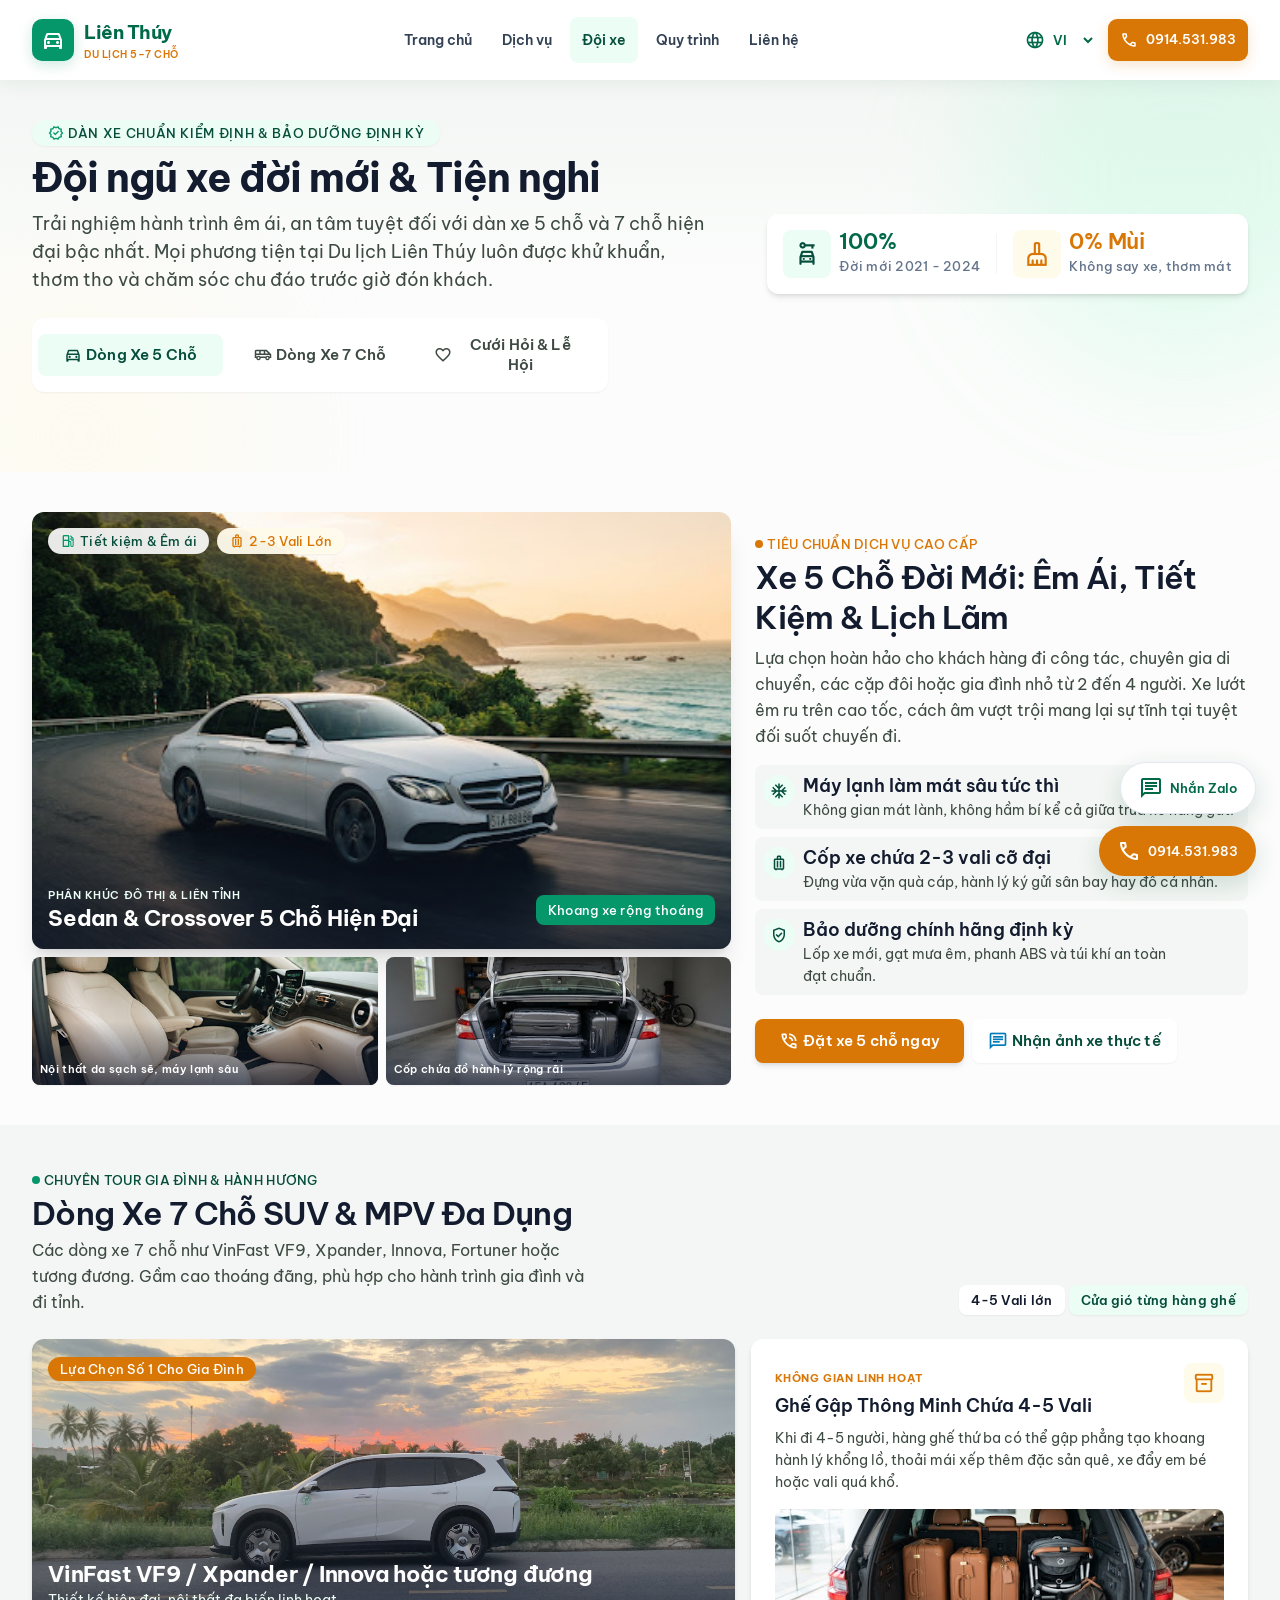
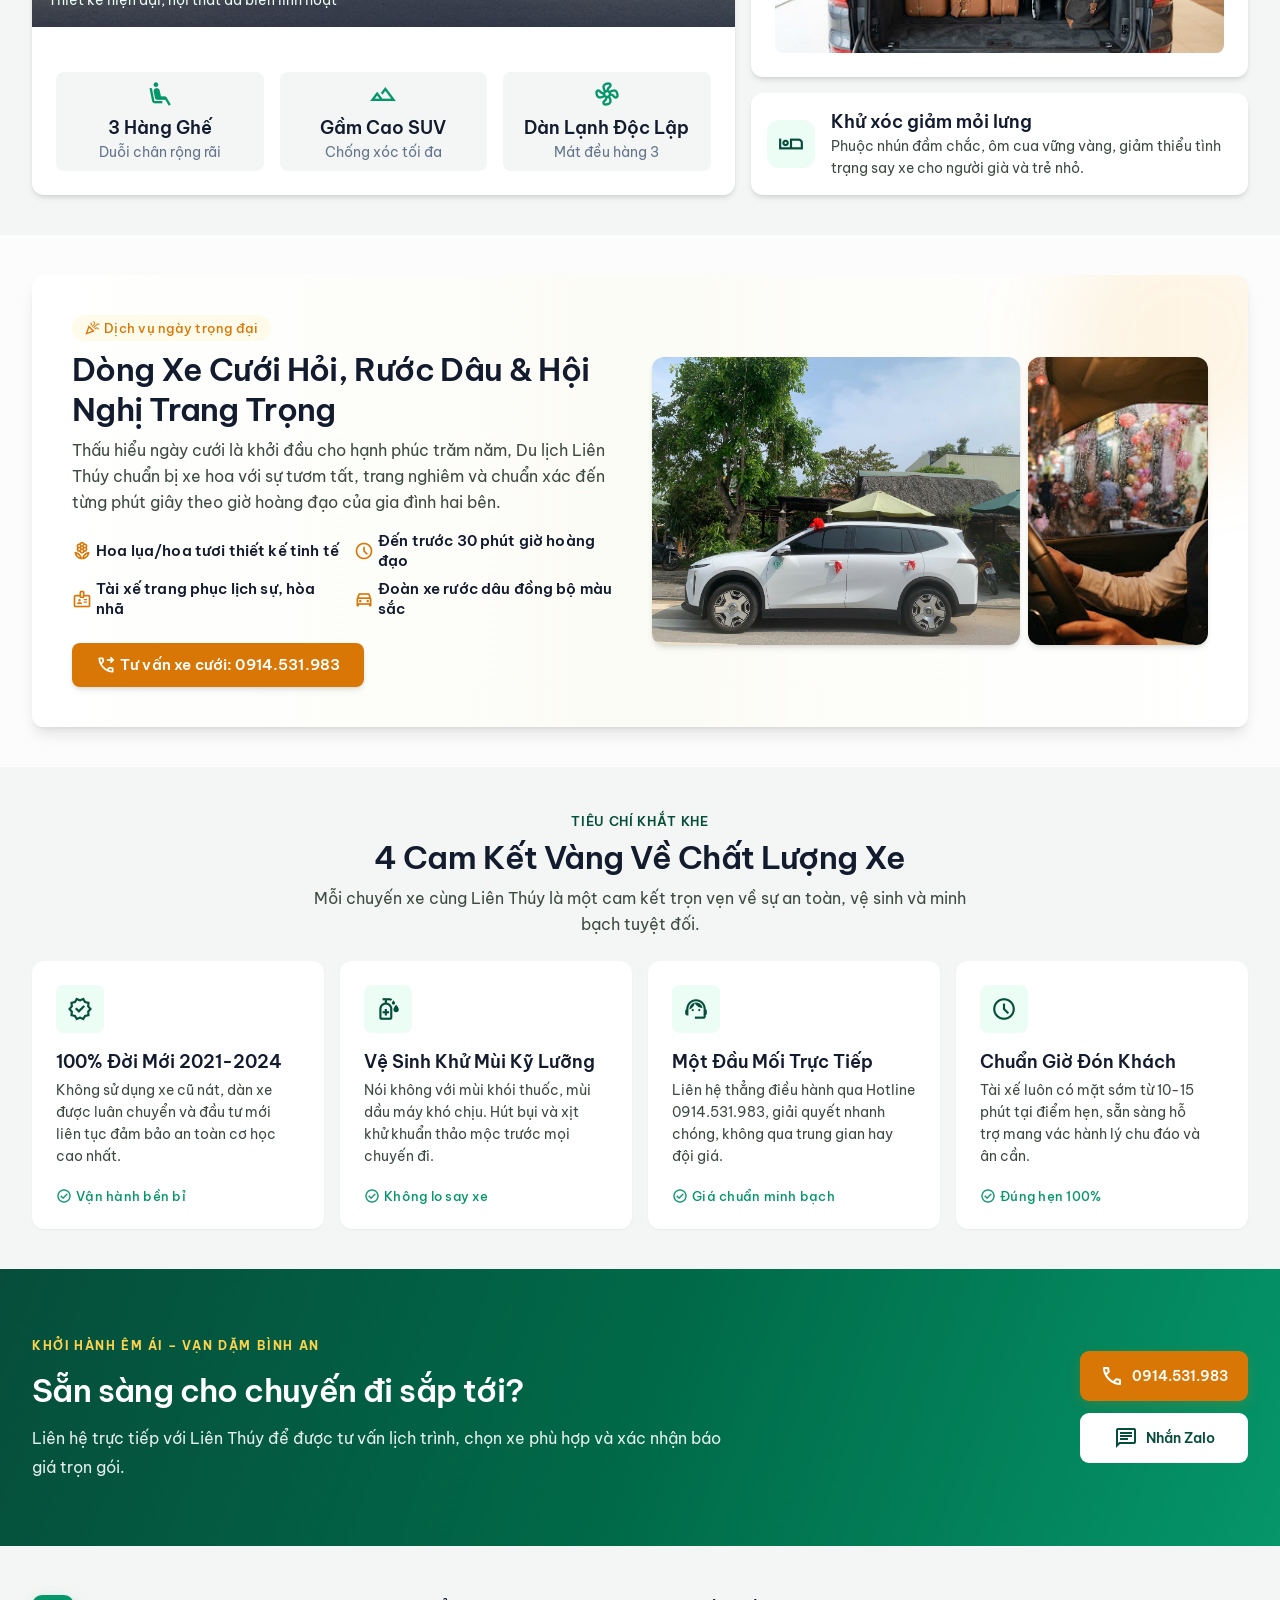
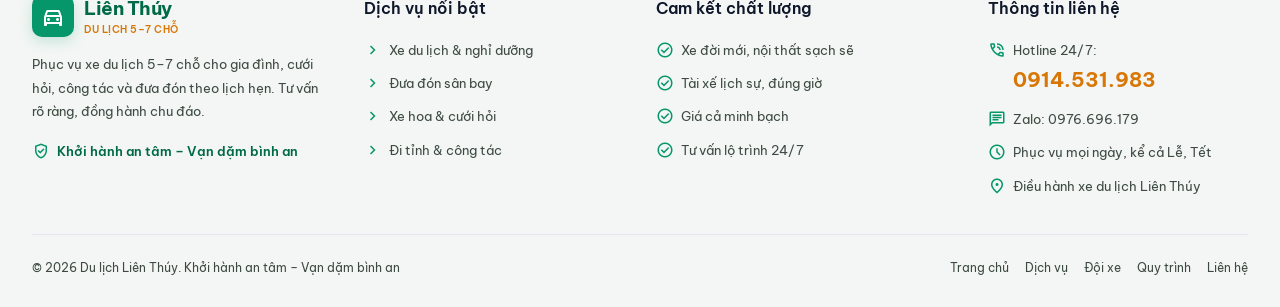
<file: doi-xe.html>
<!DOCTYPE html>
<html lang="vi">
<head>
  <meta charset="utf-8" />
  <meta name="viewport" content="width=device-width, initial-scale=1" />
  <meta name="theme-color" content="#059669" />
  <meta name="description" content="Du lịch Liên Thúy – dịch vụ xe 5–7 chỗ, cưới hỏi, đi tỉnh và đưa đón sân bay." data-i18n-content="meta.description" />
  <title>Đội xe | Du lịch Liên Thúy</title>
  <link rel="icon" href="assets/images/favicon.svg" type="image/svg+xml" />
  <link rel="stylesheet" href="assets/css/fonts.css" />
  <link rel="stylesheet" href="assets/css/tokens.css" />
  <link rel="stylesheet" href="assets/css/utilities.css" />
  <link rel="stylesheet" href="assets/css/common.css" />
  <link rel="stylesheet" href="assets/css/pages.css" />
  <script defer src="assets/js/config.js"></script>
  <script defer src="assets/js/locales/common.js"></script>
  <script defer src="assets/js/locales/vi.js"></script>
  <script defer src="assets/js/locales/en.js"></script>
  <script defer src="assets/js/locales/zh.js"></script>
  <script defer src="assets/js/common/header.js"></script>
  <script defer src="assets/js/common/footer.js"></script>
  <script defer src="assets/js/common/contact.js"></script>
  <script defer src="assets/js/i18n.js"></script>
  <script defer src="assets/js/main.js"></script>
</head>
<body data-page="fleet" class="bg-surface-canvas text-on-surface font-body-md text-body-md">
  <a class="skip-link" href="#main-content" data-i18n="access.skip">Đến nội dung chính</a>
  <div data-component="header"></div>
  <main id="main-content" tabindex="-1">
<div class="flex flex-col w-full">

<section class="relative w-full bg-gradient-to-b from-surface-subtle via-surface-canvas to-surface-canvas py-space-xl overflow-hidden">
<div class="absolute -top-24 -right-24 w-96 h-96 bg-primary-fixed/20 rounded-full blur-3xl pointer-events-none"></div>
<div class="absolute top-1/2 -left-20 w-80 h-80 bg-amber-soft/60 rounded-full blur-3xl pointer-events-none"></div>
<div class="max-w-[1280px] mx-auto px-margin-mobile md:px-margin relative z-10">
<div class="flex flex-col lg:flex-row items-start lg:items-end justify-between gap-space-lg mb-space-lg">
<div class="max-w-2xl">
<div class="inline-flex items-center gap-space-xs px-space-md py-1 rounded-full bg-emerald-light text-emerald-deep font-label-md text-label-md uppercase tracking-wider mb-space-sm shadow-sm">
<span aria-hidden="true" class="material-symbols-outlined text-[16px] text-emerald-vivid">verified</span>
<span> <span data-i18n="fleet.001">Dàn xe chuẩn kiểm định &amp; bảo dưỡng định kỳ</span> </span>
</div>
<h1 class="font-headline-xl text-headline-xl text-on-surface tracking-tight mb-space-sm"> <span data-i18n="fleet.002">Đội ngũ xe đời mới &amp; Tiện nghi</span> </h1>
<p class="font-body-lg text-body-lg text-on-surface-variant"> <span data-i18n="fleet.003">Trải nghiệm hành trình êm ái, an tâm tuyệt đối với dàn xe 5 chỗ và 7 chỗ hiện đại bậc nhất. Mọi phương tiện tại Du lịch Liên Thúy luôn được khử khuẩn, thơm tho và chăm sóc chu đáo trước giờ đón khách.</span> </p>
</div>

<div class="flex items-center gap-space-md bg-surface-card p-space-md rounded-xl shadow-md w-full lg:w-auto justify-between lg:justify-start">
<div class="flex items-center gap-space-sm">
<div class="w-12 h-12 rounded-lg bg-emerald-light flex items-center justify-center text-emerald-deep shrink-0">
<span aria-hidden="true" class="material-symbols-outlined text-[26px]">car_rental</span>
</div>
<div>
<span class="font-headline-md text-headline-md text-primary block leading-none">100%</span>
<span class="font-label-md text-label-md text-ink-muted"> <span data-i18n="fleet.004">Đời mới 2021 - 2024</span> </span>
</div>
</div>
<div class="w-[1px] h-10 bg-surface-subtle"></div>
<div class="flex items-center gap-space-sm">
<div class="w-12 h-12 rounded-lg bg-amber-soft flex items-center justify-center text-amber-vibrant shrink-0">
<span aria-hidden="true" class="material-symbols-outlined text-[26px]">cleaning_services</span>
</div>
<div>
<span class="font-headline-md text-headline-md text-amber-vibrant block leading-none"> <span data-i18n="fleet.005">0% Mùi</span> </span>
<span class="font-label-md text-label-md text-ink-muted"> <span data-i18n="fleet.006">Không say xe, thơm mát</span> </span>
</div>
</div>
</div>
</div>

<div class="flex flex-wrap items-center gap-space-xs p-1.5 bg-surface-card rounded-xl shadow-sm mb-space-xl max-w-xl">
<button class="flex-1 py-2.5 px-space-md rounded-lg font-label-lg text-label-lg text-center bg-emerald-light text-emerald-deep hover:shadow-sm transition-all flex items-center justify-center gap-space-xs" data-scroll="xe-5-cho" aria-pressed="false" type="button">
<span aria-hidden="true" class="material-symbols-outlined text-[18px]">directions_car</span>
<span> <span data-i18n="fleet.007">Dòng Xe 5 Chỗ</span> </span>
</button>
<button class="flex-1 py-2.5 px-space-md rounded-lg font-label-lg text-label-lg text-center text-on-surface-variant hover:bg-surface-subtle hover:text-on-surface transition-all flex items-center justify-center gap-space-xs" data-scroll="xe-7-cho" aria-pressed="false" type="button">
<span aria-hidden="true" class="material-symbols-outlined text-[18px]">airport_shuttle</span>
<span> <span data-i18n="fleet.008">Dòng Xe 7 Chỗ</span> </span>
</button>
<button class="flex-1 py-2.5 px-space-md rounded-lg font-label-lg text-label-lg text-center text-on-surface-variant hover:bg-surface-subtle hover:text-on-surface transition-all flex items-center justify-center gap-space-xs" data-scroll="xe-cuoi-hoi" aria-pressed="false" type="button">
<span aria-hidden="true" class="material-symbols-outlined text-[18px]">favorite</span>
<span> <span data-i18n="fleet.009">Cưới Hỏi &amp; Lễ Hội</span> </span>
</button>
</div>
</div>
</section>

<section class="w-full py-space-xl scroll-mt-24" id="xe-5-cho">
<div class="max-w-[1280px] mx-auto px-margin-mobile md:px-margin">
<div class="grid grid-cols-1 lg:grid-cols-12 gap-space-lg items-center">

<div class="lg:col-span-7 relative">
<div class="relative rounded-xl overflow-hidden shadow-xl bg-surface-card aspect-[16/10]">
<img class="w-full h-full object-cover transition-transform duration-700 hover:scale-105" src="assets/images/sample-09.jpg" alt="Hình minh họa dịch vụ và tiện nghi xe du lịch" data-i18n-alt="photo.sample" loading="eager" decoding="async" fetchpriority="high" />
<div class="absolute inset-0 bg-gradient-to-t from-ink-primary/60 via-transparent to-transparent"></div>
<div class="absolute top-4 left-4 flex gap-2">
<span class="px-3 py-1 rounded-full bg-surface-card/90 backdrop-blur-md text-emerald-deep font-label-md text-label-md flex items-center gap-1 shadow-sm">
<span aria-hidden="true" class="material-symbols-outlined text-[16px] text-emerald-vivid">local_gas_station</span> <span data-i18n="fleet.010">Tiết kiệm &amp; Êm ái</span> </span>
<span class="px-3 py-1 rounded-full bg-amber-soft/95 text-amber-vibrant font-label-md text-label-md flex items-center gap-1 shadow-sm">
<span aria-hidden="true" class="material-symbols-outlined text-[16px]">luggage</span> <span data-i18n="fleet.011">2-3 Vali Lớn</span> </span>
</div>
<div class="absolute bottom-4 left-4 right-4 flex items-center justify-between text-on-primary">
<div>
<p class="font-label-sm text-label-sm uppercase tracking-wider text-emerald-light"> <span data-i18n="fleet.012">Phân khúc đô thị &amp; liên tỉnh</span> </p>
<h3 class="font-headline-md text-headline-md font-bold"> <span data-i18n="fleet.013">Sedan &amp; Crossover 5 Chỗ Hiện Đại</span> </h3>
</div>
<span class="px-3 py-1.5 rounded-lg bg-emerald-vivid font-label-md text-label-md text-on-primary"> <span data-i18n="fleet.014">Khoang xe rộng thoáng</span> </span>
</div>
</div>

<div class="grid grid-cols-2 gap-space-sm mt-space-sm">
<div class="rounded-lg overflow-hidden h-32 relative shadow-sm">
<img class="w-full h-full object-cover" src="assets/images/sample-10.jpg" alt="Hình minh họa dịch vụ và tiện nghi xe du lịch" data-i18n-alt="photo.sample" loading="lazy" decoding="async" />
<div class="absolute inset-0 bg-gradient-to-t from-ink-primary/70 via-transparent to-transparent p-space-sm flex items-end">
<span class="font-label-sm text-label-sm text-on-primary font-semibold"> <span data-i18n="fleet.015">Nội thất da sạch sẽ, máy lạnh sâu</span> </span>
</div>
</div>
<div class="rounded-lg overflow-hidden h-32 relative shadow-sm">
<img class="w-full h-full object-cover" src="assets/images/sample-11.jpg" alt="Hình minh họa dịch vụ và tiện nghi xe du lịch" data-i18n-alt="photo.sample" loading="lazy" decoding="async" />
<div class="absolute inset-0 bg-gradient-to-t from-ink-primary/70 via-transparent to-transparent p-space-sm flex items-end">
<span class="font-label-sm text-label-sm text-on-primary font-semibold"> <span data-i18n="fleet.016">Cốp chứa đồ hành lý rộng rãi</span> </span>
</div>
</div>
</div>
</div>

<div class="lg:col-span-5 flex flex-col justify-center">
<div class="inline-flex items-center gap-space-xs text-amber-vibrant font-label-md text-label-md uppercase mb-space-xs">
<span class="w-2 h-2 rounded-full bg-amber-vibrant"></span>
<span> <span data-i18n="fleet.017">Tiêu chuẩn dịch vụ cao cấp</span> </span>
</div>
<h2 class="font-headline-lg text-headline-lg text-on-surface mb-space-sm"> <span data-i18n="fleet.018">Xe 5 Chỗ Đời Mới: Êm Ái, Tiết Kiệm &amp; Lịch Lãm</span> </h2>
<p class="font-body-md text-body-md text-on-surface-variant mb-space-md"> <span data-i18n="fleet.019">Lựa chọn hoàn hảo cho khách hàng đi công tác, chuyên gia di chuyển, các cặp đôi hoặc gia đình nhỏ từ 2 đến 4 người. Xe lướt êm ru trên cao tốc, cách âm vượt trội mang lại sự tĩnh tại tuyệt đối suốt chuyến đi.</span> </p>

<div class="space-y-space-sm mb-space-lg">
<div class="flex items-start gap-space-sm p-space-sm rounded-lg bg-surface-subtle">
<div class="w-8 h-8 rounded-full bg-emerald-light text-emerald-deep flex items-center justify-center shrink-0 mt-0.5">
<span aria-hidden="true" class="material-symbols-outlined text-[18px]">ac_unit</span>
</div>
<div>
<h4 class="font-headline-sm text-headline-sm text-on-surface"> <span data-i18n="fleet.020">Máy lạnh làm mát sâu tức thì</span> </h4>
<p class="font-body-sm text-body-sm text-on-surface-variant"> <span data-i18n="fleet.021">Không gian mát lành, không hầm bí kể cả giữa trưa hè nắng gắt.</span> </p>
</div>
</div>
<div class="flex items-start gap-space-sm p-space-sm rounded-lg bg-surface-subtle">
<div class="w-8 h-8 rounded-full bg-emerald-light text-emerald-deep flex items-center justify-center shrink-0 mt-0.5">
<span aria-hidden="true" class="material-symbols-outlined text-[18px]">luggage</span>
</div>
<div>
<h4 class="font-headline-sm text-headline-sm text-on-surface"> <span data-i18n="fleet.022">Cốp xe chứa 2-3 vali cỡ đại</span> </h4>
<p class="font-body-sm text-body-sm text-on-surface-variant"> <span data-i18n="fleet.023">Đựng vừa vặn quà cáp, hành lý ký gửi sân bay hay đồ cá nhân.</span> </p>
</div>
</div>
<div class="flex items-start gap-space-sm p-space-sm rounded-lg bg-surface-subtle">
<div class="w-8 h-8 rounded-full bg-emerald-light text-emerald-deep flex items-center justify-center shrink-0 mt-0.5">
<span aria-hidden="true" class="material-symbols-outlined text-[18px]">verified_user</span>
</div>
<div>
<h4 class="font-headline-sm text-headline-sm text-on-surface"> <span data-i18n="fleet.024">Bảo dưỡng chính hãng định kỳ</span> </h4>
<p class="font-body-sm text-body-sm text-on-surface-variant"> <span data-i18n="fleet.025">Lốp xe mới, gạt mưa êm, phanh ABS và túi khí an toàn đạt chuẩn.</span> </p>
</div>
</div>
</div>

<div class="flex flex-wrap items-center gap-space-sm">
<a class="inline-flex items-center justify-center gap-space-xs bg-amber-vibrant hover:bg-secondary text-on-secondary px-space-lg py-3 rounded-lg font-label-lg text-label-lg shadow-md transition-all" data-phone href="tel:0914531983">
<span aria-hidden="true" class="material-symbols-outlined text-[20px]">phone_in_talk</span>
<span> <span data-i18n="fleet.026">Đặt xe 5 chỗ ngay</span> </span>
</a>
<a class="inline-flex items-center justify-center gap-space-xs bg-surface-card hover:bg-emerald-light text-emerald-deep px-space-md py-3 rounded-lg font-label-lg text-label-lg shadow-sm transition-all" data-zalo href="https://zalo.me/0976696179" rel="noopener noreferrer" target="_blank">
<span aria-hidden="true" class="material-symbols-outlined text-[20px] text-tertiary-container">chat</span>
<span> <span data-i18n="fleet.027">Nhận ảnh xe thực tế</span> </span>
</a>
</div>
</div>
</div>
</div>
</section>

<section class="w-full py-space-xl bg-surface-subtle scroll-mt-24" id="xe-7-cho">
<div class="max-w-[1280px] mx-auto px-margin-mobile md:px-margin">
<div class="flex flex-col md:flex-row md:items-end justify-between mb-space-lg">
<div class="max-w-xl">
<div class="inline-flex items-center gap-space-xs text-emerald-deep font-label-md text-label-md uppercase mb-space-xs">
<span class="w-2 h-2 rounded-full bg-emerald-vivid"></span>
<span> <span data-i18n="fleet.028">Chuyên tour gia đình &amp; hành hương</span> </span>
</div>
<h2 class="font-headline-lg text-headline-lg text-on-surface"> <span data-i18n="fleet.029">Dòng Xe 7 Chỗ SUV &amp; MPV Đa Dụng</span> </h2>
<p class="font-body-md text-body-md text-on-surface-variant mt-space-xs"> <span data-i18n="fleet.030">Các dòng xe 7 chỗ như VinFast VF9, Xpander, Innova, Fortuner hoặc tương đương. Gầm cao thoáng đãng, phù hợp cho hành trình gia đình và đi tỉnh.</span> </p>
</div>
<div class="mt-space-md md:mt-0 flex items-center gap-space-xs">
<span class="px-3 py-1.5 rounded-lg bg-surface-card font-label-md text-label-md text-on-surface font-semibold shadow-sm"> <span data-i18n="fleet.031">4-5 Vali lớn</span> </span>
<span class="px-3 py-1.5 rounded-lg bg-emerald-light font-label-md text-label-md text-emerald-deep font-semibold shadow-sm"> <span data-i18n="fleet.032">Cửa gió từng hàng ghế</span> </span>
</div>
</div>

<div class="grid grid-cols-1 md:grid-cols-3 lg:grid-cols-12 gap-space-md">

<div class="md:col-span-3 lg:col-span-7 bg-surface-card rounded-xl overflow-hidden shadow-md flex flex-col justify-between">
<div class="relative h-72 w-full">
<img class="real-photo w-full h-full object-cover" src="assets/images/vinfast-sunset.jpg" alt="Ảnh xe VinFast thực tế của nhà xe Liên Thúy" data-i18n-alt="photo.real" loading="lazy" decoding="async" />
<div class="absolute inset-0 bg-gradient-to-t from-ink-primary/70 via-transparent to-transparent"></div>
<div class="absolute top-4 left-4">
<span class="px-3 py-1 bg-amber-vibrant text-on-secondary font-label-md text-label-md rounded-full shadow-sm"> <span data-i18n="fleet.033">Lựa Chọn Số 1 Cho Gia Đình</span> </span>
</div>
<div class="absolute bottom-4 left-4 right-4 text-on-primary">
<h3 class="font-headline-md text-headline-md font-bold"> <span data-i18n="fleet.034">VinFast VF9 / Xpander / Innova hoặc tương đương</span> </h3>
<p class="font-body-sm text-body-sm text-emerald-light"> <span data-i18n="fleet.035">Thiết kế hiện đại, nội thất đa biến linh hoạt</span> </p>
</div>
</div>
<div class="p-space-lg">
<div class="grid grid-cols-1 sm:grid-cols-3 gap-space-md">
<div class="text-center p-space-sm rounded-lg bg-surface-subtle">
<span aria-hidden="true" class="material-symbols-outlined text-[28px] text-emerald-vivid mb-1">airline_seat_recline_extra</span>
<div class="font-headline-sm text-headline-sm text-on-surface"> <span data-i18n="fleet.036">3 Hàng Ghế</span> </div>
<div class="font-body-sm text-body-sm text-ink-muted"> <span data-i18n="fleet.037">Duỗi chân rộng rãi</span> </div>
</div>
<div class="text-center p-space-sm rounded-lg bg-surface-subtle">
<span aria-hidden="true" class="material-symbols-outlined text-[28px] text-emerald-vivid mb-1">terrain</span>
<div class="font-headline-sm text-headline-sm text-on-surface"> <span data-i18n="fleet.038">Gầm Cao SUV</span> </div>
<div class="font-body-sm text-body-sm text-ink-muted"> <span data-i18n="fleet.039">Chống xóc tối đa</span> </div>
</div>
<div class="text-center p-space-sm rounded-lg bg-surface-subtle">
<span aria-hidden="true" class="material-symbols-outlined text-[28px] text-emerald-vivid mb-1">mode_fan</span>
<div class="font-headline-sm text-headline-sm text-on-surface"> <span data-i18n="fleet.040">Dàn Lạnh Độc Lập</span> </div>
<div class="font-body-sm text-body-sm text-ink-muted"> <span data-i18n="fleet.041">Mát đều hàng 3</span> </div>
</div>
</div>
</div>
</div>

<div class="md:col-span-3 lg:col-span-5 flex flex-col gap-space-md">
<div class="bg-surface-card rounded-xl p-space-lg shadow-md flex-1 flex flex-col justify-between">
<div class="flex items-start justify-between gap-space-sm mb-space-sm">
<div>
<span class="font-label-sm text-label-sm uppercase tracking-wider text-amber-vibrant font-bold"> <span data-i18n="fleet.042">Không gian linh hoạt</span> </span>
<h3 class="font-headline-sm text-headline-sm text-on-surface mt-1"> <span data-i18n="fleet.043">Ghế Gập Thông Minh Chứa 4-5 Vali</span> </h3>
</div>
<div class="w-10 h-10 rounded-lg bg-amber-soft text-amber-vibrant flex items-center justify-center shrink-0">
<span aria-hidden="true" class="material-symbols-outlined text-[22px]">inventory_2</span>
</div>
</div>
<p class="font-body-sm text-body-sm text-on-surface-variant mb-space-md"> <span data-i18n="fleet.044">Khi đi 4-5 người, hàng ghế thứ ba có thể gập phẳng tạo khoang hành lý khổng lồ, thoải mái xếp thêm đặc sản quê, xe đẩy em bé hoặc vali quá khổ.</span> </p>
<div class="rounded-lg overflow-hidden h-36 relative">
<img class="w-full h-full object-cover" src="assets/images/sample-12.jpg" alt="Hình minh họa dịch vụ và tiện nghi xe du lịch" data-i18n-alt="photo.sample" loading="lazy" decoding="async" />
</div>
</div>

<div class="bg-surface-card rounded-xl p-space-md shadow-md flex items-center gap-space-md">
<div class="w-12 h-12 rounded-xl bg-emerald-light text-emerald-deep flex items-center justify-center shrink-0">
<span aria-hidden="true" class="material-symbols-outlined text-[26px]">airline_seat_individual_suite</span>
</div>
<div class="flex-1">
<h4 class="font-headline-sm text-headline-sm text-on-surface"> <span data-i18n="fleet.045">Khử xóc giảm mỏi lưng</span> </h4>
<p class="font-body-sm text-body-sm text-on-surface-variant"> <span data-i18n="fleet.046">Phuộc nhún đầm chắc, ôm cua vững vàng, giảm thiểu tình trạng say xe cho người già và trẻ nhỏ.</span> </p>
</div>
</div>
</div>
</div>
</div>
</section>

<section class="w-full py-space-xl scroll-mt-24" id="xe-cuoi-hoi">
<div class="max-w-[1280px] mx-auto px-margin-mobile md:px-margin">
<div class="bg-gradient-to-r from-surface-card via-amber-soft/30 to-surface-card rounded-xl p-space-lg md:p-space-xl shadow-lg relative overflow-hidden">
<div class="absolute -right-16 -top-16 w-64 h-64 bg-amber-spark/10 rounded-full blur-2xl pointer-events-none"></div>
<div class="grid grid-cols-1 lg:grid-cols-12 gap-space-lg items-center">
<div class="lg:col-span-6 order-2 lg:order-1">
<div class="inline-flex items-center gap-space-xs px-3 py-1 rounded-full bg-amber-soft text-amber-vibrant font-label-md text-label-md mb-space-sm">
<span aria-hidden="true" class="material-symbols-outlined text-[16px]">celebration</span>
<span> <span data-i18n="fleet.047">Dịch vụ ngày trọng đại</span> </span>
</div>
<h2 class="font-headline-lg text-headline-lg text-on-surface mb-space-sm"> <span data-i18n="fleet.048">Dòng Xe Cưới Hỏi, Rước Dâu &amp; Hội Nghị Trang Trọng</span> </h2>
<p class="font-body-md text-body-md text-on-surface-variant mb-space-md"> <span data-i18n="fleet.049">Thấu hiểu ngày cưới là khởi đầu cho hạnh phúc trăm năm, Du lịch Liên Thúy chuẩn bị xe hoa với sự tươm tất, trang nghiêm và chuẩn xác đến từng phút giây theo giờ hoàng đạo của gia đình hai bên.</span> </p>

<div class="grid grid-cols-1 sm:grid-cols-2 gap-space-sm mb-space-lg">
<div class="flex items-center gap-space-xs">
<span aria-hidden="true" class="material-symbols-outlined text-amber-vibrant text-[20px]">local_florist</span>
<span class="font-label-lg text-label-lg text-on-surface"> <span data-i18n="fleet.050">Hoa lụa/hoa tươi thiết kế tinh tế</span> </span>
</div>
<div class="flex items-center gap-space-xs">
<span aria-hidden="true" class="material-symbols-outlined text-amber-vibrant text-[20px]">schedule</span>
<span class="font-label-lg text-label-lg text-on-surface"> <span data-i18n="fleet.051">Đến trước 30 phút giờ hoàng đạo</span> </span>
</div>
<div class="flex items-center gap-space-xs">
<span aria-hidden="true" class="material-symbols-outlined text-amber-vibrant text-[20px]">badge</span>
<span class="font-label-lg text-label-lg text-on-surface"> <span data-i18n="fleet.052">Tài xế trang phục lịch sự, hòa nhã</span> </span>
</div>
<div class="flex items-center gap-space-xs">
<span aria-hidden="true" class="material-symbols-outlined text-amber-vibrant text-[20px]">directions_car</span>
<span class="font-label-lg text-label-lg text-on-surface"> <span data-i18n="fleet.053">Đoàn xe rước dâu đồng bộ màu sắc</span> </span>
</div>
</div>

<div class="flex items-center gap-space-md">
<a class="inline-flex items-center gap-space-xs bg-amber-vibrant hover:bg-secondary text-on-secondary px-space-lg py-3 rounded-lg font-label-lg text-label-lg shadow-md transition-all" data-phone href="tel:0914531983">
<span aria-hidden="true" class="material-symbols-outlined text-[20px]">phone_forwarded</span>
<span> <span data-i18n="fleet.054">Tư vấn xe cưới: 0914.531.983</span> </span>
</a>
</div>
</div>

<div class="lg:col-span-6 order-1 lg:order-2">
<div class="grid grid-cols-12 gap-space-sm">
<div class="col-span-8 rounded-xl overflow-hidden shadow-md h-72">
<img class="real-photo w-full h-full object-cover" src="assets/images/vinfast-wedding.jpg" alt="Ảnh xe VinFast thực tế của nhà xe Liên Thúy" data-i18n-alt="photo.real" loading="lazy" decoding="async" />
</div>
<div class="col-span-4 rounded-xl overflow-hidden shadow-md h-72">
<img class="w-full h-full object-cover" src="assets/images/sample-13.jpg" alt="Hình minh họa dịch vụ và tiện nghi xe du lịch" data-i18n-alt="photo.sample" loading="lazy" decoding="async" />
</div>
</div>
</div>
</div>
</div>
</div>
</section>

<section class="w-full py-space-xl bg-surface-subtle">
<div class="max-w-[1280px] mx-auto px-margin-mobile md:px-margin">
<div class="text-center max-w-2xl mx-auto mb-space-lg">
<span class="font-label-md text-label-md uppercase tracking-wider text-emerald-deep font-semibold"> <span data-i18n="fleet.055">Tiêu chí khắt khe</span> </span>
<h2 class="font-headline-lg text-headline-lg text-on-surface mt-1"> <span data-i18n="fleet.056">4 Cam Kết Vàng Về Chất Lượng Xe</span> </h2>
<p class="font-body-md text-body-md text-on-surface-variant mt-2"> <span data-i18n="fleet.057">Mỗi chuyến xe cùng Liên Thúy là một cam kết trọn vẹn về sự an toàn, vệ sinh và minh bạch tuyệt đối.</span> </p>
</div>
<div class="grid grid-cols-1 sm:grid-cols-2 lg:grid-cols-4 gap-space-md">

<div class="bg-surface-card p-space-lg rounded-xl shadow-sm hover:shadow-md transition-all flex flex-col justify-between">
<div>
<div class="w-12 h-12 rounded-lg bg-emerald-light text-emerald-deep flex items-center justify-center mb-space-md">
<span aria-hidden="true" class="material-symbols-outlined text-[26px]">verified</span>
</div>
<h3 class="font-headline-sm text-headline-sm text-on-surface mb-space-xs"> <span data-i18n="fleet.058">100% Đời Mới 2021-2024</span> </h3>
<p class="font-body-sm text-body-sm text-on-surface-variant"> <span data-i18n="fleet.059">Không sử dụng xe cũ nát, dàn xe được luân chuyển và đầu tư mới liên tục đảm bảo an toàn cơ học cao nhất.</span> </p>
</div>
<div class="mt-space-md pt-space-xs flex items-center gap-1 text-emerald-vivid font-label-md text-label-md">
<span aria-hidden="true" class="material-symbols-outlined text-[16px]">check_circle</span> <span data-i18n="fleet.060">Vận hành bền bỉ</span> </div>
</div>

<div class="bg-surface-card p-space-lg rounded-xl shadow-sm hover:shadow-md transition-all flex flex-col justify-between">
<div>
<div class="w-12 h-12 rounded-lg bg-emerald-light text-emerald-deep flex items-center justify-center mb-space-md">
<span aria-hidden="true" class="material-symbols-outlined text-[26px]">sanitizer</span>
</div>
<h3 class="font-headline-sm text-headline-sm text-on-surface mb-space-xs"> <span data-i18n="fleet.061">Vệ Sinh Khử Mùi Kỹ Lưỡng</span> </h3>
<p class="font-body-sm text-body-sm text-on-surface-variant"> <span data-i18n="fleet.062">Nói không với mùi khói thuốc, mùi dầu máy khó chịu. Hút bụi và xịt khử khuẩn thảo mộc trước mọi chuyến đi.</span> </p>
</div>
<div class="mt-space-md pt-space-xs flex items-center gap-1 text-emerald-vivid font-label-md text-label-md">
<span aria-hidden="true" class="material-symbols-outlined text-[16px]">check_circle</span> <span data-i18n="fleet.063">Không lo say xe</span> </div>
</div>

<div class="bg-surface-card p-space-lg rounded-xl shadow-sm hover:shadow-md transition-all flex flex-col justify-between">
<div>
<div class="w-12 h-12 rounded-lg bg-emerald-light text-emerald-deep flex items-center justify-center mb-space-md">
<span aria-hidden="true" class="material-symbols-outlined text-[26px]">support_agent</span>
</div>
<h3 class="font-headline-sm text-headline-sm text-on-surface mb-space-xs"> <span data-i18n="fleet.064">Một Đầu Mối Trực Tiếp</span> </h3>
<p class="font-body-sm text-body-sm text-on-surface-variant"> <span data-i18n="fleet.065">Liên hệ thẳng điều hành qua Hotline 0914.531.983, giải quyết nhanh chóng, không qua trung gian hay đội giá.</span> </p>
</div>
<div class="mt-space-md pt-space-xs flex items-center gap-1 text-emerald-vivid font-label-md text-label-md">
<span aria-hidden="true" class="material-symbols-outlined text-[16px]">check_circle</span> <span data-i18n="fleet.066">Giá chuẩn minh bạch</span> </div>
</div>

<div class="bg-surface-card p-space-lg rounded-xl shadow-sm hover:shadow-md transition-all flex flex-col justify-between">
<div>
<div class="w-12 h-12 rounded-lg bg-emerald-light text-emerald-deep flex items-center justify-center mb-space-md">
<span aria-hidden="true" class="material-symbols-outlined text-[26px]">schedule</span>
</div>
<h3 class="font-headline-sm text-headline-sm text-on-surface mb-space-xs"> <span data-i18n="fleet.067">Chuẩn Giờ Đón Khách</span> </h3>
<p class="font-body-sm text-body-sm text-on-surface-variant"> <span data-i18n="fleet.068">Tài xế luôn có mặt sớm từ 10-15 phút tại điểm hẹn, sẵn sàng hỗ trợ mang vác hành lý chu đáo và ân cần.</span> </p>
</div>
<div class="mt-space-md pt-space-xs flex items-center gap-1 text-emerald-vivid font-label-md text-label-md">
<span aria-hidden="true" class="material-symbols-outlined text-[16px]">check_circle</span> <span data-i18n="fleet.069">Đúng hẹn 100%</span> </div>
</div>
</div>
</div>
</section>

<div data-component="contact-cta"></div>
</div>

  </main>
  <div data-component="footer"></div>
  <div data-component="floating-contact"></div>
</body>
</html>
</file>
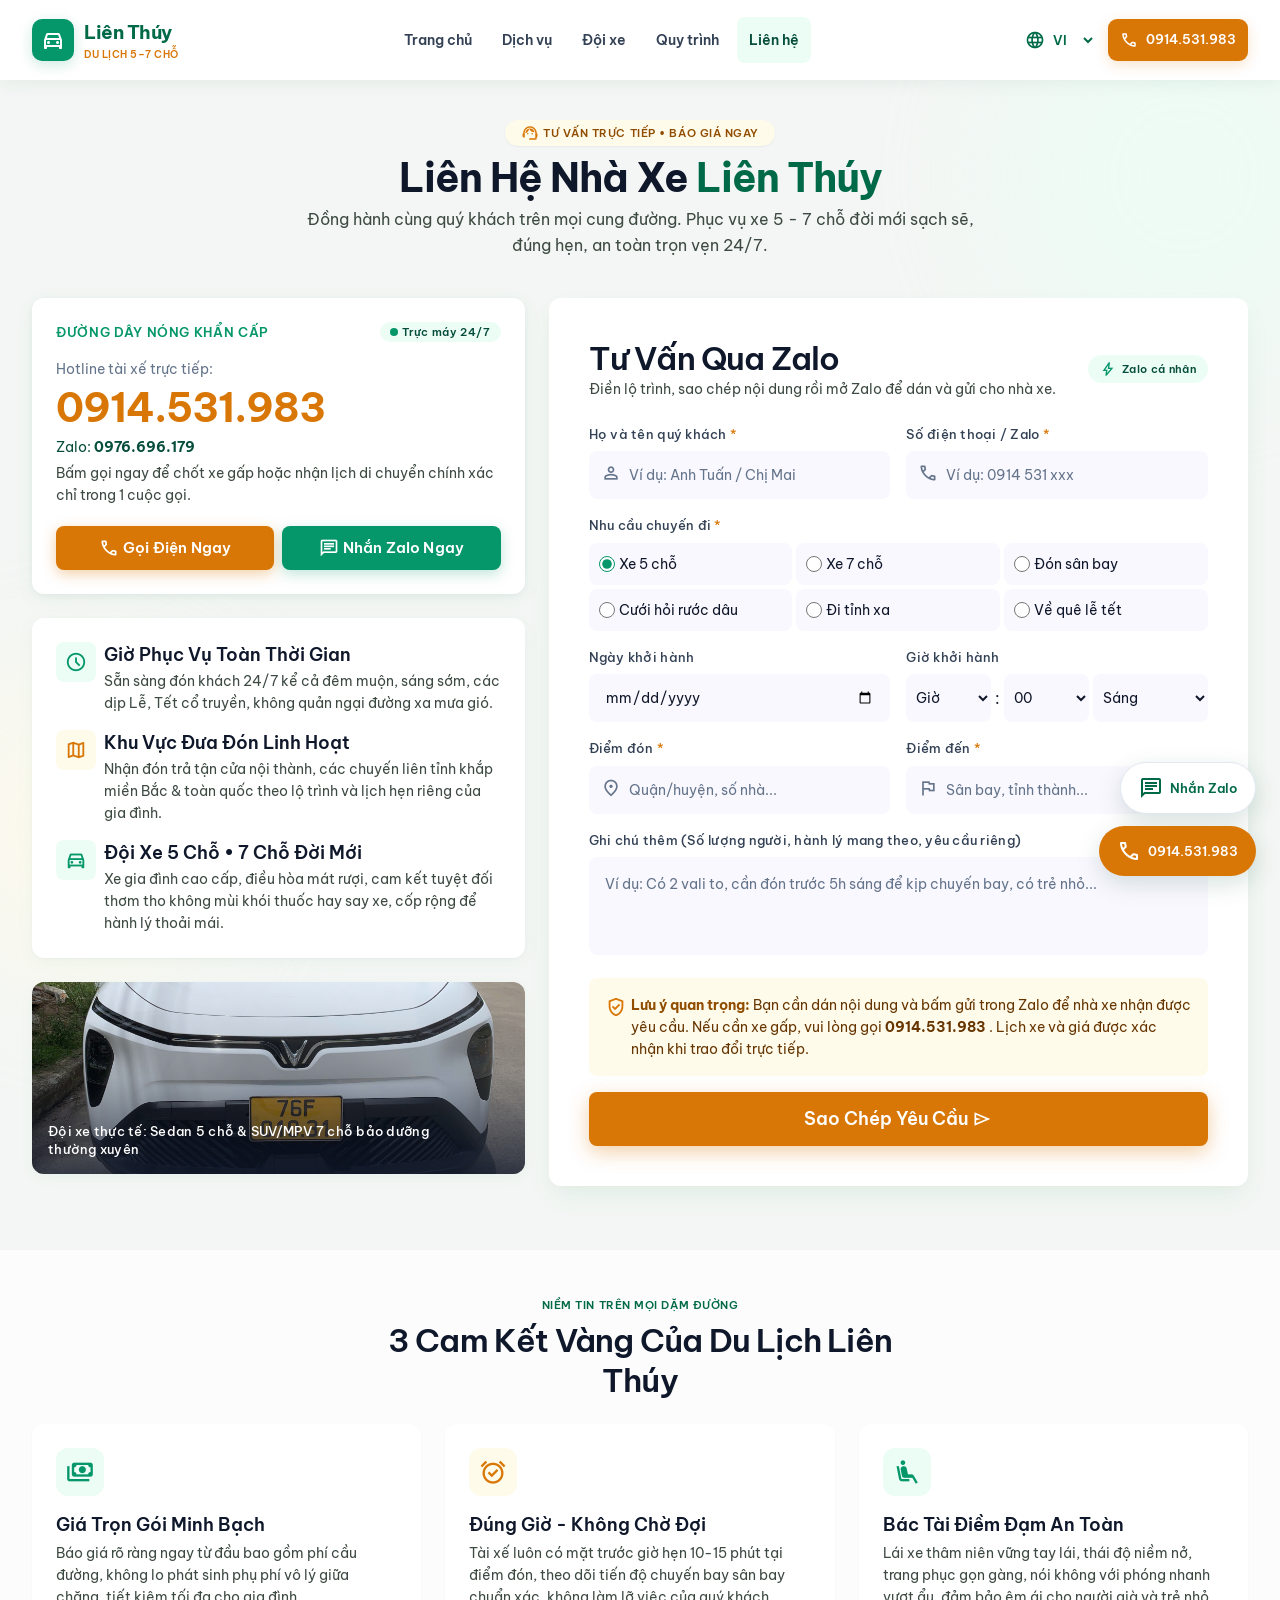
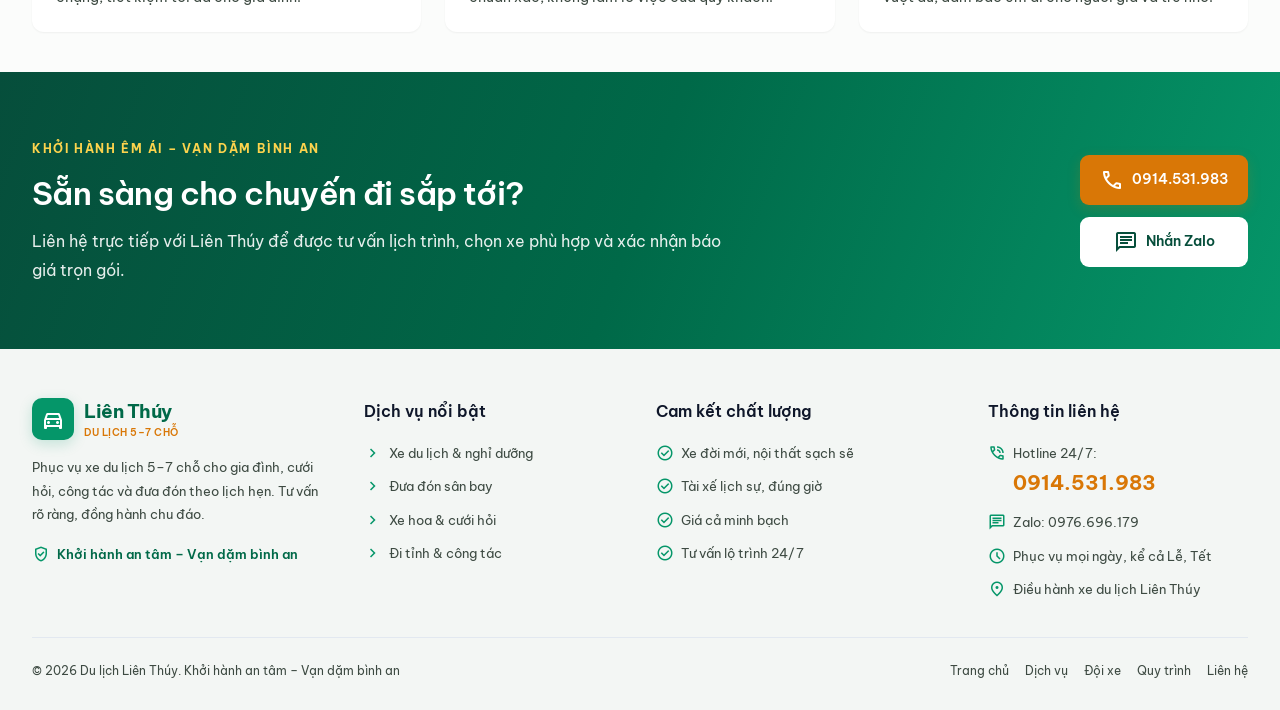
<file: lien-he.html>
<!DOCTYPE html>
<html lang="vi">
<head>
  <meta charset="utf-8" />
  <meta name="viewport" content="width=device-width, initial-scale=1" />
  <meta name="theme-color" content="#059669" />
  <meta name="description" content="Du lịch Liên Thúy – dịch vụ xe 5–7 chỗ, cưới hỏi, đi tỉnh và đưa đón sân bay." data-i18n-content="meta.description" />
  <title>Liên hệ | Du lịch Liên Thúy</title>
  <link rel="icon" href="assets/images/favicon.svg" type="image/svg+xml" />
  <link rel="stylesheet" href="assets/css/fonts.css" />
  <link rel="stylesheet" href="assets/css/tokens.css" />
  <link rel="stylesheet" href="assets/css/utilities.css" />
  <link rel="stylesheet" href="assets/css/common.css" />
  <link rel="stylesheet" href="assets/css/pages.css" />
  <script defer src="assets/js/config.js"></script>
  <script defer src="assets/js/locales/common.js"></script>
  <script defer src="assets/js/locales/vi.js"></script>
  <script defer src="assets/js/locales/en.js"></script>
  <script defer src="assets/js/locales/zh.js"></script>
  <script defer src="assets/js/common/header.js"></script>
  <script defer src="assets/js/common/footer.js"></script>
  <script defer src="assets/js/common/contact.js"></script>
  <script defer src="assets/js/i18n.js"></script>
  <script defer src="assets/js/common/time-picker.js"></script>
  <script defer src="assets/js/main.js"></script>
  <script defer src="assets/js/pages/contact.js"></script>
</head>
<body data-page="contact" class="bg-surface-canvas text-on-surface font-body-md text-body-md">
  <a class="skip-link" href="#main-content" data-i18n="access.skip">Đến nội dung chính</a>
  <div data-component="header"></div>
  <main id="main-content" tabindex="-1">
<div class="flex flex-col w-full">
<section class="relative w-full overflow-hidden bg-surface-subtle pb-space-xl">
<div class="absolute -right-24 -top-24 w-96 h-96 rounded-full bg-emerald-light blur-3xl opacity-70 pointer-events-none"></div>
<div class="absolute -left-20 top-1/2 w-80 h-80 rounded-full bg-amber-soft blur-3xl opacity-70 pointer-events-none"></div>
<div class="max-w-[1280px] mx-auto px-margin-mobile md:px-margin pt-space-xl pb-space-lg">
<div class="flex flex-col items-center text-center max-w-2xl mx-auto mb-space-xl">
<div class="inline-flex items-center gap-space-xs bg-amber-soft px-space-md py-1 rounded-full mb-space-sm shadow-sm">
<span aria-hidden="true" class="material-symbols-outlined text-amber-vibrant text-[18px]">support_agent</span>
<span class="font-label-sm text-label-sm text-secondary uppercase tracking-wider font-semibold"> <span data-i18n="contact.001">Tư Vấn Trực Tiếp • Báo Giá Ngay</span> </span>
</div>
<h1 class="font-headline-xl text-headline-xl text-ink-primary mb-space-xs tracking-tight"> <span data-i18n="contact.002">Liên Hệ Nhà Xe</span> <span class="text-primary"> <span data-i18n="contact.003">Liên Thúy</span> </span>
</h1>
<p class="font-body-md text-body-md text-on-surface-variant"> <span data-i18n="contact.004">Đồng hành cùng quý khách trên mọi cung đường. Phục vụ xe 5 - 7 chỗ đời mới sạch sẽ, đúng hẹn, an toàn trọn vẹn 24/7.</span> </p>
</div>
<div class="grid grid-cols-1 lg:grid-cols-12 gap-space-lg items-start">
<div class="lg:col-span-5 flex flex-col gap-space-lg">
<div class="bg-surface-card rounded-xl p-space-lg shadow-[0_4px_20px_-2px_rgba(5,150,105,0.08),0_2px_6px_rgba(15,23,42,0.04)] relative overflow-hidden">
<div class="flex items-center justify-between mb-space-md">
<span class="font-label-md text-label-md uppercase text-emerald-vivid tracking-wider font-semibold"> <span data-i18n="contact.005">Đường Dây Nóng Khẩn Cấp</span> </span>
<span class="inline-flex items-center gap-1 font-label-sm text-label-sm text-emerald-deep bg-emerald-light px-2.5 py-0.5 rounded-full">
<span class="w-2 h-2 rounded-full bg-emerald-vivid animate-ping"></span> <span data-i18n="contact.006">Trực máy 24/7</span> </span>
</div>
<div class="mb-space-md">
<span class="block font-body-sm text-body-sm text-ink-muted mb-1"> <span data-i18n="contact.007">Hotline tài xế trực tiếp:</span> </span>
<a class="block font-headline-xl text-headline-xl text-amber-vibrant hover:text-secondary transition-colors tracking-tight font-bold" data-phone href="tel:0914531983"><span data-phone-text>0914.531.983</span></a>
<p class="font-body-sm text-body-sm text-emerald-deep mt-1">Zalo: <a data-zalo href="https://zalo.me/0976696179" target="_blank" rel="noopener noreferrer"><strong data-zalo-text>0976.696.179</strong></a></p>
<p class="font-body-sm text-body-sm text-on-surface-variant mt-1"> <span data-i18n="contact.008">Bấm gọi ngay để chốt xe gấp hoặc nhận lịch di chuyển chính xác chỉ trong 1 cuộc gọi.</span> </p>
</div>
<div class="grid grid-cols-1 sm:grid-cols-2 gap-space-sm pt-space-xs">
<a class="inline-flex items-center justify-center gap-space-xs bg-amber-vibrant hover:bg-secondary text-on-secondary px-space-md py-3 rounded-lg font-label-lg text-label-lg shadow-[0_4px_14px_rgba(217,119,6,0.35)] transition-all" data-phone href="tel:0914531983">
<span aria-hidden="true" class="material-symbols-outlined text-[20px]">call</span>
<span> <span data-i18n="contact.009">Gọi Điện Ngay</span> </span>
</a>
<a class="inline-flex items-center justify-center gap-space-xs bg-emerald-vivid hover:bg-emerald-deep text-on-primary px-space-md py-3 rounded-lg font-label-lg text-label-lg shadow-[0_4px_14px_rgba(5,150,105,0.25)] transition-all" data-zalo href="https://zalo.me/0976696179" rel="noopener noreferrer" target="_blank">
<span aria-hidden="true" class="material-symbols-outlined text-[20px]">chat</span>
<span> <span data-i18n="contact.010">Nhắn Zalo Ngay</span> </span>
</a>
</div>
</div>
<div class="bg-surface-card rounded-xl p-space-lg shadow-[0_4px_20px_-2px_rgba(5,150,105,0.06),0_1px_3px_rgba(15,23,42,0.03)] space-y-space-md">
<div class="flex items-start gap-space-sm">
<div class="w-10 h-10 rounded-lg bg-emerald-light flex items-center justify-center text-emerald-vivid shrink-0">
<span aria-hidden="true" class="material-symbols-outlined text-[22px]">schedule</span>
</div>
<div>
<h2 class="font-headline-sm text-headline-sm text-ink-primary"> <span data-i18n="contact.011">Giờ Phục Vụ Toàn Thời Gian</span> </h2>
<p class="font-body-sm text-body-sm text-on-surface-variant mt-0.5"> <span data-i18n="contact.012">Sẵn sàng đón khách 24/7 kể cả đêm muộn, sáng sớm, các dịp Lễ, Tết cổ truyền, không quản ngại đường xa mưa gió.</span> </p>
</div>
</div>
<div class="flex items-start gap-space-sm">
<div class="w-10 h-10 rounded-lg bg-amber-soft flex items-center justify-center text-amber-vibrant shrink-0">
<span aria-hidden="true" class="material-symbols-outlined text-[22px]">map</span>
</div>
<div>
<h2 class="font-headline-sm text-headline-sm text-ink-primary"> <span data-i18n="contact.013">Khu Vực Đưa Đón Linh Hoạt</span> </h2>
<p class="font-body-sm text-body-sm text-on-surface-variant mt-0.5"> <span data-i18n="contact.014">Nhận đón trả tận cửa nội thành, các chuyến liên tỉnh khắp miền Bắc &amp; toàn quốc theo lộ trình và lịch hẹn riêng của gia đình.</span> </p>
</div>
</div>
<div class="flex items-start gap-space-sm">
<div class="w-10 h-10 rounded-lg bg-emerald-light flex items-center justify-center text-emerald-vivid shrink-0">
<span aria-hidden="true" class="material-symbols-outlined text-[22px]">directions_car</span>
</div>
<div>
<h2 class="font-headline-sm text-headline-sm text-ink-primary"> <span data-i18n="contact.015">Đội Xe 5 Chỗ • 7 Chỗ Đời Mới</span> </h2>
<p class="font-body-sm text-body-sm text-on-surface-variant mt-0.5"> <span data-i18n="contact.016">Xe gia đình cao cấp, điều hòa mát rượi, cam kết tuyệt đối thơm tho không mùi khói thuốc hay say xe, cốp rộng để hành lý thoải mái.</span> </p>
</div>
</div>
</div>
<div class="rounded-xl overflow-hidden shadow-[0_4px_16px_-2px_rgba(5,150,105,0.06)] relative h-48 bg-surface-card">
<img class="real-photo w-full h-full object-cover" src="assets/images/vinfast-front.jpg" alt="Ảnh xe VinFast thực tế của nhà xe Liên Thúy" data-i18n-alt="photo.real" loading="eager" decoding="async" fetchpriority="high" />
<div class="absolute inset-0 bg-gradient-to-t from-ink-primary/80 via-ink-primary/20 to-transparent flex items-end p-space-md">
<p class="font-label-md text-label-md text-on-primary"> <span data-i18n="contact.017">Đội xe thực tế: Sedan 5 chỗ &amp; SUV/MPV 7 chỗ bảo dưỡng thường xuyên</span> </p>
</div>
</div>
</div>
<div class="lg:col-span-7">
<div class="bg-surface-card rounded-xl p-space-lg md:p-space-xl shadow-[0_12px_28px_-4px_rgba(5,150,105,0.08),0_4px_8px_-2px_rgba(217,119,6,0.04)]">
<div class="flex flex-col sm:flex-row sm:items-center justify-between gap-space-xs pb-space-md">
<div>
<h2 class="font-headline-lg text-headline-lg text-ink-primary tracking-tight"> <span data-i18n="contact.018">Tư Vấn Qua Zalo</span> </h2>
<p class="font-body-sm text-body-sm text-on-surface-variant"> <span data-i18n="contact.019">Điền lộ trình, sao chép nội dung rồi mở Zalo để dán và gửi cho nhà xe.</span> </p>
</div>
<div class="self-start sm:self-center inline-flex items-center gap-1.5 bg-emerald-light text-emerald-deep px-3 py-1.5 rounded-full font-label-sm text-label-sm">
<span aria-hidden="true" class="material-symbols-outlined text-[16px] text-emerald-vivid">bolt</span>
<span> <span data-i18n="contact.020">Zalo cá nhân</span> </span>
</div>
</div>
<div id="booking"></div>
<form class="space-y-space-md mt-space-sm" id="contactBookingForm" method="post">
<div class="grid grid-cols-1 sm:grid-cols-2 gap-space-md">
<div>
<label class="block font-label-md text-label-md text-ink-secondary mb-1.5" for="customerName"> <span data-i18n="contact.021">Họ và tên quý khách</span> <span class="text-amber-vibrant">*</span>
</label>
<div class="relative">
<input class="w-full h-12 px-space-md pl-10 rounded-lg bg-surface text-ink-primary font-body-sm text-body-sm outline-none focus:ring-2 focus:ring-border-focus focus:bg-surface-card transition-all placeholder:text-ink-muted" id="customerName" autocomplete="name" name="name" placeholder="Ví dụ: Anh Tuấn / Chị Mai" data-i18n-placeholder="contact.045" required="" type="text"/>
<span aria-hidden="true" class="material-symbols-outlined absolute left-3 top-3 text-[20px] text-ink-muted">person</span>
</div>
</div>
<div>
<label class="block font-label-md text-label-md text-ink-secondary mb-1.5" for="customerPhone"> <span data-i18n="contact.022">Số điện thoại / Zalo</span> <span class="text-amber-vibrant">*</span>
</label>
<div class="relative">
<input class="w-full h-12 px-space-md pl-10 rounded-lg bg-surface text-ink-primary font-body-sm text-body-sm outline-none focus:ring-2 focus:ring-border-focus focus:bg-surface-card transition-all placeholder:text-ink-muted" id="customerPhone" name="phone" placeholder="Ví dụ: 0914 531 xxx" data-i18n-placeholder="contact.046" required="" type="tel" autocomplete="tel" inputmode="tel"/>
<span aria-hidden="true" class="material-symbols-outlined absolute left-3 top-3 text-[20px] text-ink-muted">call</span>
</div>
</div>
</div>
<div>
<label class="block font-label-md text-label-md text-ink-secondary mb-1.5"> <span data-i18n="contact.023">Nhu cầu chuyến đi</span> <span class="text-amber-vibrant">*</span>
</label>
<div class="grid grid-cols-2 sm:grid-cols-3 gap-space-xs">
<label class="flex items-center gap-space-xs p-2.5 rounded-lg bg-surface hover:bg-emerald-light/40 cursor-pointer transition-colors">
<input checked="" class="accent-emerald-vivid w-4 h-4" name="trip_service" type="radio" value="Xe 5 chỗ"/>
<span class="font-body-sm text-body-sm text-ink-primary"> <span data-i18n="contact.024">Xe 5 chỗ</span> </span>
</label>
<label class="flex items-center gap-space-xs p-2.5 rounded-lg bg-surface hover:bg-emerald-light/40 cursor-pointer transition-colors">
<input class="accent-emerald-vivid w-4 h-4" name="trip_service" type="radio" value="Xe 7 chỗ"/>
<span class="font-body-sm text-body-sm text-ink-primary"> <span data-i18n="contact.025">Xe 7 chỗ</span> </span>
</label>
<label class="flex items-center gap-space-xs p-2.5 rounded-lg bg-surface hover:bg-emerald-light/40 cursor-pointer transition-colors">
<input class="accent-emerald-vivid w-4 h-4" name="trip_service" type="radio" value="Đón sân bay"/>
<span class="font-body-sm text-body-sm text-ink-primary"> <span data-i18n="contact.026">Đón sân bay</span> </span>
</label>
<label class="flex items-center gap-space-xs p-2.5 rounded-lg bg-surface hover:bg-emerald-light/40 cursor-pointer transition-colors">
<input class="accent-emerald-vivid w-4 h-4" name="trip_service" type="radio" value="Cưới hỏi"/>
<span class="font-body-sm text-body-sm text-ink-primary"> <span data-i18n="contact.027">Cưới hỏi rước dâu</span> </span>
</label>
<label class="flex items-center gap-space-xs p-2.5 rounded-lg bg-surface hover:bg-emerald-light/40 cursor-pointer transition-colors">
<input class="accent-emerald-vivid w-4 h-4" name="trip_service" type="radio" value="Đi tỉnh xa"/>
<span class="font-body-sm text-body-sm text-ink-primary"> <span data-i18n="contact.028">Đi tỉnh xa</span> </span>
</label>
<label class="flex items-center gap-space-xs p-2.5 rounded-lg bg-surface hover:bg-emerald-light/40 cursor-pointer transition-colors">
<input class="accent-emerald-vivid w-4 h-4" name="trip_service" type="radio" value="Về quê lễ tết"/>
<span class="font-body-sm text-body-sm text-ink-primary"> <span data-i18n="contact.029">Về quê lễ tết</span> </span>
</label>
</div>
</div>
<div class="grid grid-cols-1 sm:grid-cols-2 gap-space-md">
<div class="sm:col-span-1">
<label class="block font-label-md text-label-md text-ink-secondary mb-1.5" for="tripDate"> <span data-i18n="contact.030">Ngày khởi hành</span> </label>
<div class="relative">
<input class="w-full h-12 px-space-md rounded-lg bg-surface text-ink-primary font-body-sm text-body-sm outline-none focus:ring-2 focus:ring-border-focus focus:bg-surface-card transition-all" id="tripDate" name="date" type="date"/>
</div>
</div>
<div class="sm:col-span-1">
<label class="block font-label-md text-label-md text-ink-secondary mb-1.5" for="tripHour" id="tripTimeLabel"> <span data-i18n="form.time">Giờ khởi hành</span> </label>
<div class="time-picker" data-time-picker role="group" aria-labelledby="tripTimeLabel">
<input id="tripTime" name="time" type="hidden"/>
<select id="tripHour" data-time-hour aria-label="Giờ" data-i18n-aria-label="form.hour"><option value="" data-i18n="form.hour">Giờ</option></select>
<span aria-hidden="true">:</span>
<select data-time-minute aria-label="Phút" data-i18n-aria-label="form.minute"></select>
<select data-time-period aria-label="Buổi" data-i18n-aria-label="form.period"><option value="am" data-i18n="form.morning">Sáng</option><option value="pm" data-i18n="form.afternoon">Chiều</option></select>
</div>
</div>
<div class="sm:col-span-1">
<label class="block font-label-md text-label-md text-ink-secondary mb-1.5" for="pickupPoint"> <span data-i18n="contact.031">Điểm đón</span> <span class="text-amber-vibrant">*</span>
</label>
<div class="relative">
<input class="w-full h-12 px-space-md pl-10 rounded-lg bg-surface text-ink-primary font-body-sm text-body-sm outline-none focus:ring-2 focus:ring-border-focus focus:bg-surface-card transition-all placeholder:text-ink-muted" id="pickupPoint" name="pickup" placeholder="Quận/huyện, số nhà..." data-i18n-placeholder="contact.048" required="" type="text"/>
<span aria-hidden="true" class="material-symbols-outlined absolute left-3 top-3 text-[20px] text-ink-muted">location_on</span>
</div>
</div>
<div class="sm:col-span-1">
<label class="block font-label-md text-label-md text-ink-secondary mb-1.5" for="dropPoint"> <span data-i18n="contact.032">Điểm đến</span> <span class="text-amber-vibrant">*</span>
</label>
<div class="relative">
<input class="w-full h-12 px-space-md pl-10 rounded-lg bg-surface text-ink-primary font-body-sm text-body-sm outline-none focus:ring-2 focus:ring-border-focus focus:bg-surface-card transition-all placeholder:text-ink-muted" id="dropPoint" name="destination" placeholder="Sân bay, tỉnh thành..." data-i18n-placeholder="contact.049" required="" type="text"/>
<span aria-hidden="true" class="material-symbols-outlined absolute left-3 top-3 text-[20px] text-ink-muted">flag</span>
</div>
</div>
</div>
<div>
<label class="block font-label-md text-label-md text-ink-secondary mb-1.5" for="tripNotes"> <span data-i18n="contact.033">Ghi chú thêm (Số lượng người, hành lý mang theo, yêu cầu riêng)</span> </label>
<textarea class="w-full p-space-md rounded-lg bg-surface text-ink-primary font-body-sm text-body-sm outline-none focus:ring-2 focus:ring-border-focus focus:bg-surface-card transition-all placeholder:text-ink-muted resize-none" id="tripNotes" name="notes" placeholder="Ví dụ: Có 2 vali to, cần đón trước 5h sáng để kịp chuyến bay, có trẻ nhỏ..." data-i18n-placeholder="contact.050" rows="3"></textarea>
</div>
<div class="p-space-md rounded-lg bg-amber-soft">
<div class="flex items-start gap-space-xs">
<span aria-hidden="true" class="material-symbols-outlined text-amber-vibrant text-[22px] shrink-0 mt-0.5">verified_user</span>
<div class="font-body-sm text-body-sm text-on-secondary-container">
<span class="font-bold text-secondary"> <span data-i18n="contact.034">Lưu ý quan trọng:</span> </span> <span data-i18n="contact.035">Bạn cần dán nội dung và bấm gửi trong Zalo để nhà xe nhận được yêu cầu. Nếu cần xe gấp, vui lòng gọi</span> <strong><span data-phone-text>0914.531.983</span></strong> <span data-i18n="contact.036">. Lịch xe và giá được xác nhận khi trao đổi trực tiếp.</span> </div>
</div>
</div>
<button class="w-full py-3.5 px-space-lg rounded-lg bg-amber-vibrant hover:bg-secondary text-on-secondary font-headline-sm text-headline-sm shadow-[0_6px_20px_rgba(217,119,6,0.35)] transition-all flex items-center justify-center gap-space-xs" type="submit">
<span> <span data-i18n="form.prepare">Sao Chép Yêu Cầu</span> </span>
<span aria-hidden="true" class="material-symbols-outlined text-[20px]">send</span>
</button>
</form>
<section class="booking-result" id="bookingResult" aria-labelledby="bookingResultTitle" hidden>
<h3 id="bookingResultTitle" data-i18n="form.message">Nội dung tin nhắn tư vấn</h3>
<p data-i18n="form.next">Mở Zalo, dán nội dung vào cuộc trò chuyện và bấm gửi. Nhà xe chỉ nhận được yêu cầu sau bước này.</p>
<textarea id="bookingMessage" readonly data-i18n-aria-label="form.message" aria-label="Nội dung tin nhắn tư vấn"></textarea>
<div class="booking-actions"><button class="button button-white" id="copyBooking" type="button" data-i18n="copy.action">Sao chép nội dung</button><a class="button button-green" id="openBookingZalo" data-zalo href="https://zalo.me/0976696179" target="_blank" rel="noopener noreferrer"><span data-i18n="form.openZalo">Mở Zalo để gửi</span></a></div>
</section>
<p id="bookingStatus" class="booking-status" role="status" aria-live="polite" tabindex="-1" hidden></p>
</div>
</div>
</div>
</div>
</section>
<section class="w-full bg-surface-canvas py-space-xl">
<div class="max-w-[1280px] mx-auto px-margin-mobile md:px-margin">
<div class="text-center max-w-xl mx-auto mb-space-lg">
<span class="font-label-sm text-label-sm text-primary uppercase font-semibold tracking-wider"> <span data-i18n="contact.037">Niềm Tin Trên Mọi Dặm Đường</span> </span>
<h2 class="font-headline-lg text-headline-lg text-ink-primary tracking-tight mt-1"> <span data-i18n="contact.038">3 Cam Kết Vàng Của Du Lịch Liên Thúy</span> </h2>
</div>
<div class="grid grid-cols-1 md:grid-cols-3 gap-space-lg">
<div class="bg-surface-card rounded-xl p-space-lg shadow-sm hover:shadow-[0_12px_28px_-4px_rgba(5,150,105,0.1)] transition-all flex flex-col items-start">
<div class="w-12 h-12 rounded-xl bg-emerald-light text-emerald-vivid flex items-center justify-center mb-space-md">
<span aria-hidden="true" class="material-symbols-outlined text-[28px]">payments</span>
</div>
<h3 class="font-headline-sm text-headline-sm text-ink-primary mb-space-xs"> <span data-i18n="contact.039">Giá Trọn Gói Minh Bạch</span> </h3>
<p class="font-body-sm text-body-sm text-on-surface-variant"> <span data-i18n="contact.040">Báo giá rõ ràng ngay từ đầu bao gồm phí cầu đường, không lo phát sinh phụ phí vô lý giữa chặng, tiết kiệm tối đa cho gia đình.</span> </p>
</div>
<div class="bg-surface-card rounded-xl p-space-lg shadow-sm hover:shadow-[0_12px_28px_-4px_rgba(5,150,105,0.1)] transition-all flex flex-col items-start">
<div class="w-12 h-12 rounded-xl bg-amber-soft text-amber-vibrant flex items-center justify-center mb-space-md">
<span aria-hidden="true" class="material-symbols-outlined text-[28px]">alarm_on</span>
</div>
<h3 class="font-headline-sm text-headline-sm text-ink-primary mb-space-xs"> <span data-i18n="contact.041">Đúng Giờ - Không Chờ Đợi</span> </h3>
<p class="font-body-sm text-body-sm text-on-surface-variant"> <span data-i18n="contact.042">Tài xế luôn có mặt trước giờ hẹn 10-15 phút tại điểm đón, theo dõi tiến độ chuyến bay sân bay chuẩn xác, không làm lỡ việc của quý khách.</span> </p>
</div>
<div class="bg-surface-card rounded-xl p-space-lg shadow-sm hover:shadow-[0_12px_28px_-4px_rgba(5,150,105,0.1)] transition-all flex flex-col items-start">
<div class="w-12 h-12 rounded-xl bg-emerald-light text-emerald-vivid flex items-center justify-center mb-space-md">
<span aria-hidden="true" class="material-symbols-outlined text-[28px]">airline_seat_recline_extra</span>
</div>
<h3 class="font-headline-sm text-headline-sm text-ink-primary mb-space-xs"> <span data-i18n="contact.043">Bác Tài Điềm Đạm An Toàn</span> </h3>
<p class="font-body-sm text-body-sm text-on-surface-variant"> <span data-i18n="contact.044">Lái xe thâm niên vững tay lái, thái độ niềm nở, trang phục gọn gàng, nói không với phóng nhanh vượt ẩu, đảm bảo êm ái cho người già và trẻ nhỏ.</span> </p>
</div>
</div>
</div>
</section>
<div data-component="contact-cta"></div>

</div>
  </main>
  <div data-component="footer"></div>
  <div data-component="floating-contact"></div>
</body>
</html>
</file>
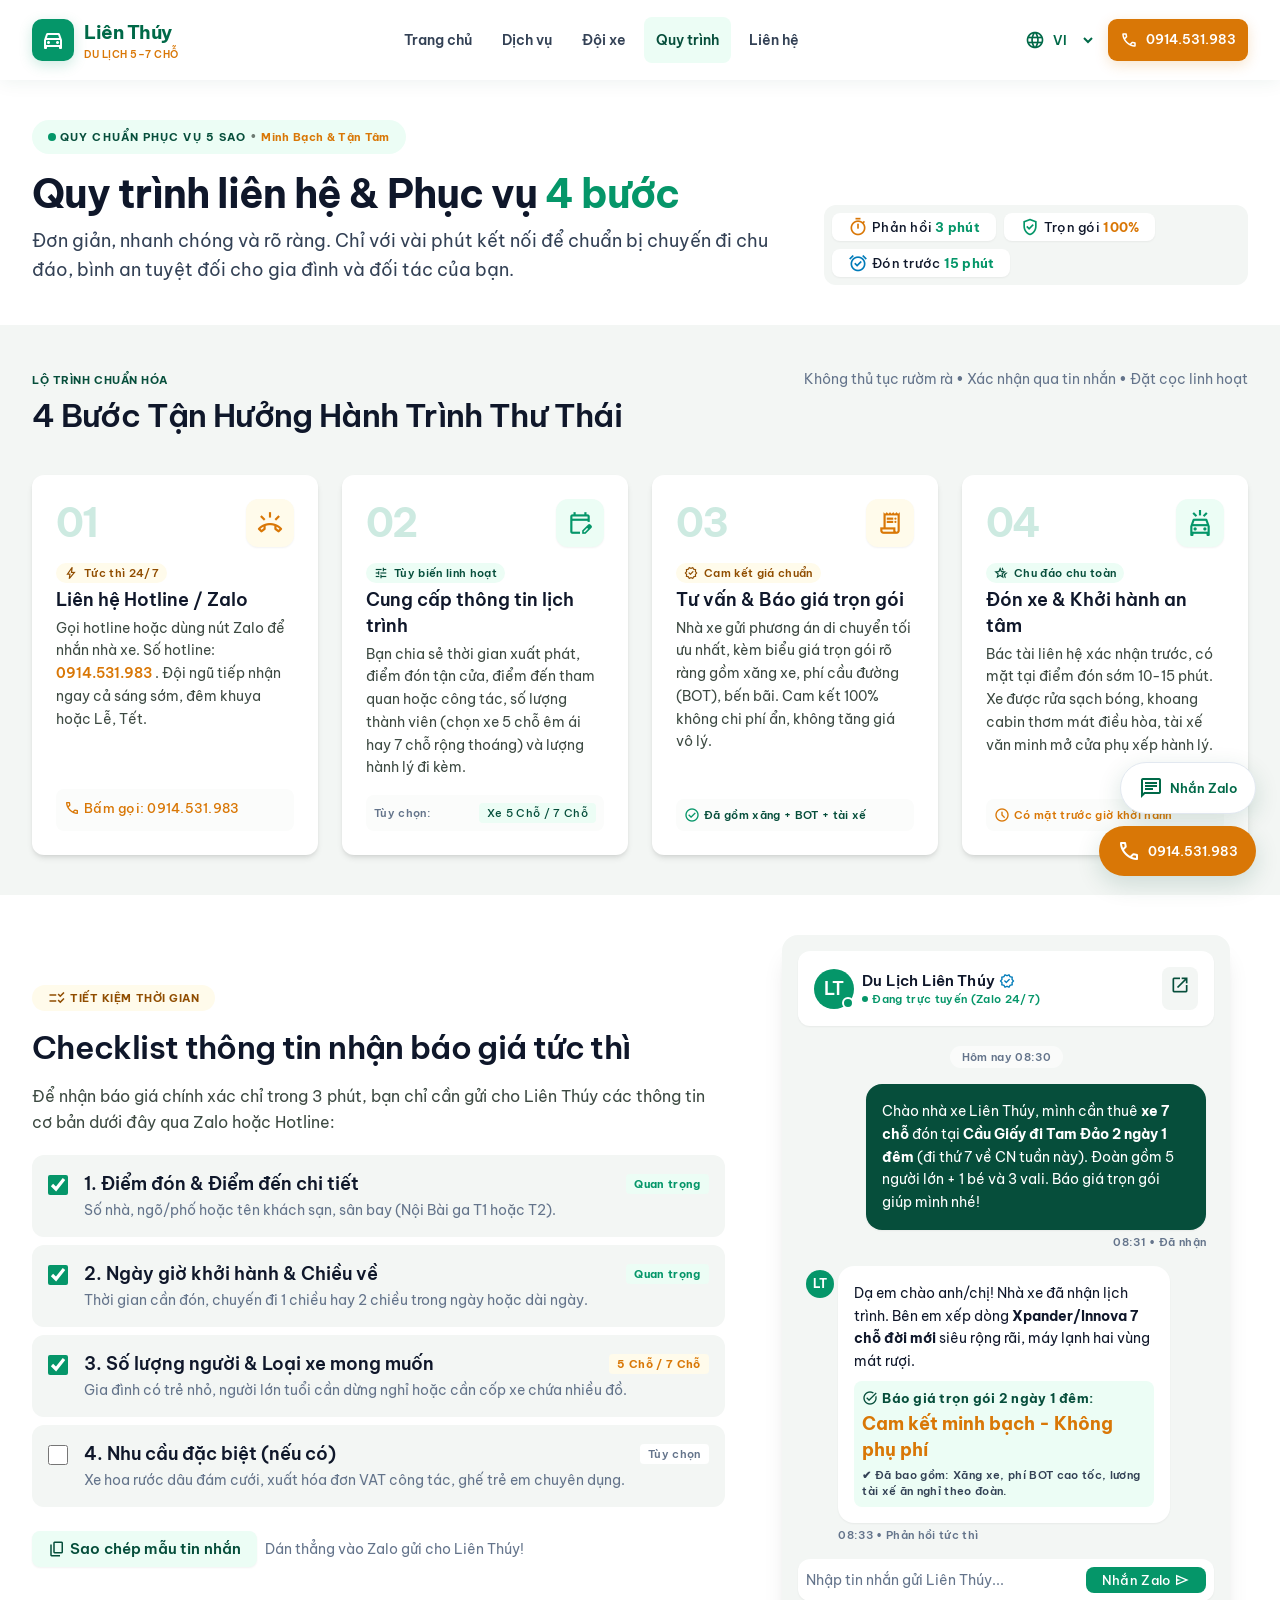
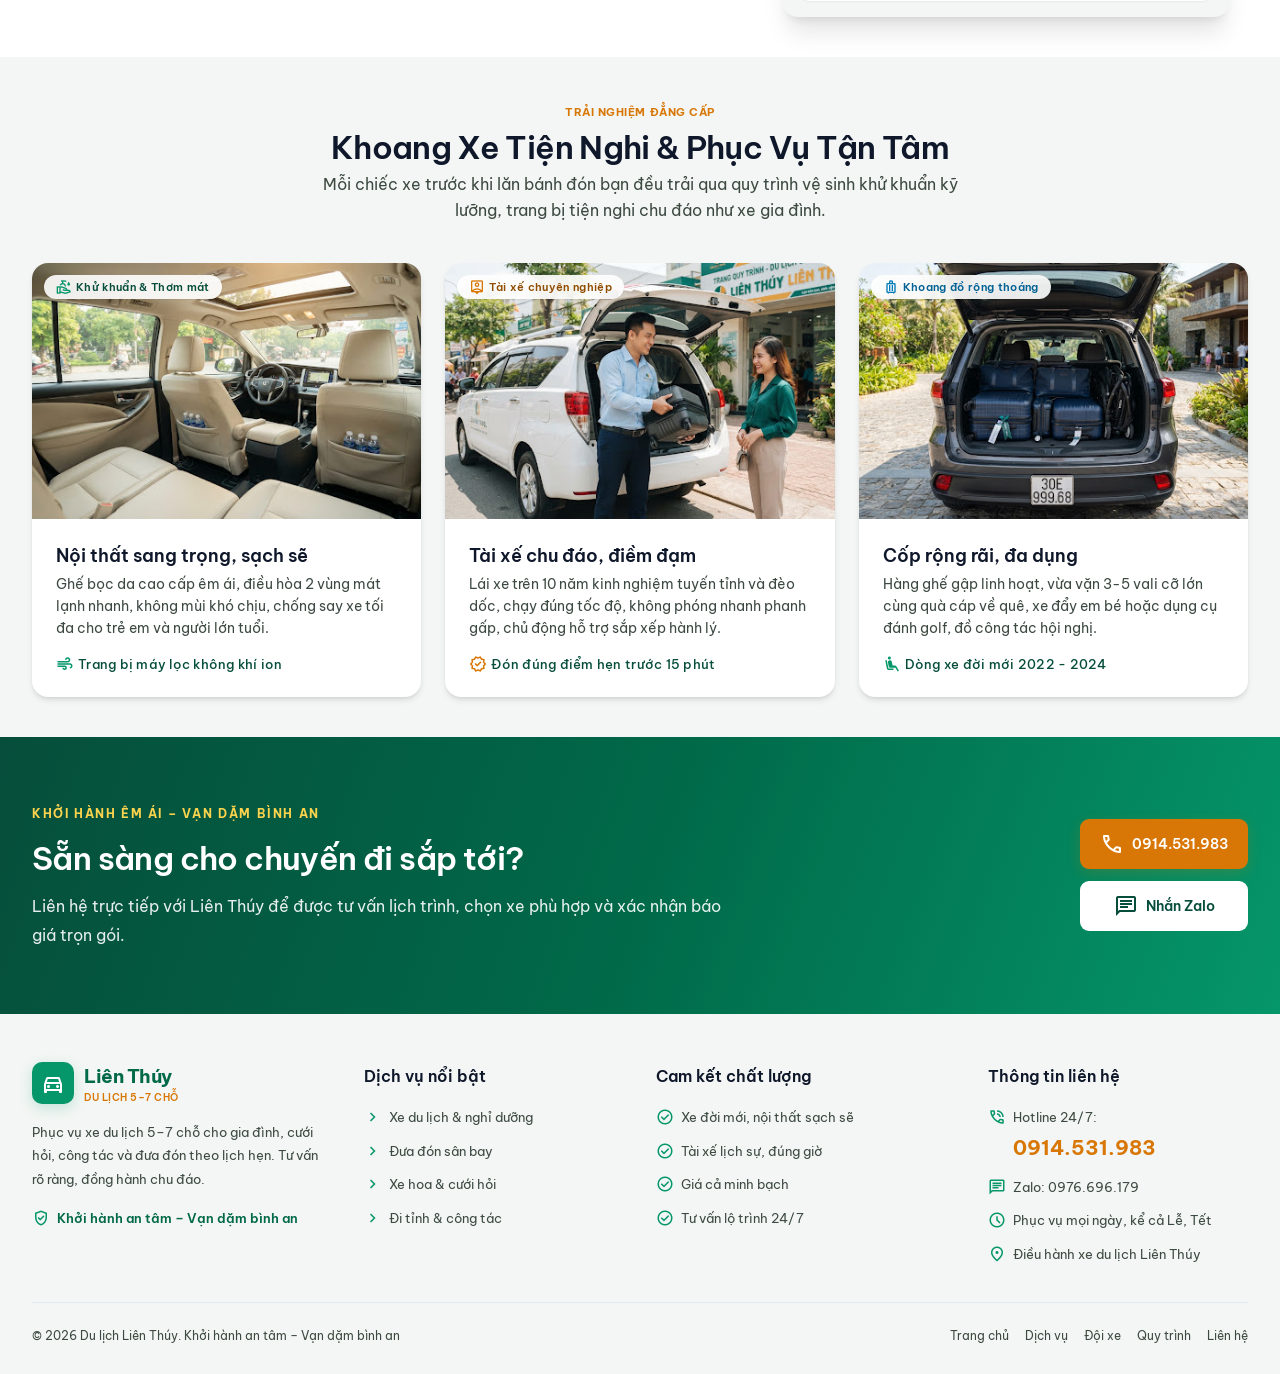
<file: quy-trinh.html>
<!DOCTYPE html>
<html lang="vi">
<head>
  <meta charset="utf-8" />
  <meta name="viewport" content="width=device-width, initial-scale=1" />
  <meta name="theme-color" content="#059669" />
  <meta name="description" content="Du lịch Liên Thúy – dịch vụ xe 5–7 chỗ, cưới hỏi, đi tỉnh và đưa đón sân bay." data-i18n-content="meta.description" />
  <title>Quy trình | Du lịch Liên Thúy</title>
  <link rel="icon" href="assets/images/favicon.svg" type="image/svg+xml" />
  <link rel="stylesheet" href="assets/css/fonts.css" />
  <link rel="stylesheet" href="assets/css/tokens.css" />
  <link rel="stylesheet" href="assets/css/utilities.css" />
  <link rel="stylesheet" href="assets/css/common.css" />
  <link rel="stylesheet" href="assets/css/pages.css" />
  <script defer src="assets/js/config.js"></script>
  <script defer src="assets/js/locales/common.js"></script>
  <script defer src="assets/js/locales/vi.js"></script>
  <script defer src="assets/js/locales/en.js"></script>
  <script defer src="assets/js/locales/zh.js"></script>
  <script defer src="assets/js/common/header.js"></script>
  <script defer src="assets/js/common/footer.js"></script>
  <script defer src="assets/js/common/contact.js"></script>
  <script defer src="assets/js/i18n.js"></script>
  <script defer src="assets/js/main.js"></script>
</head>
<body data-page="process" class="bg-surface-canvas text-on-surface font-body-md text-body-md">
  <a class="skip-link" href="#main-content" data-i18n="access.skip">Đến nội dung chính</a>
  <div data-component="header"></div>
  <main id="main-content" tabindex="-1">
<div class="flex flex-col w-full">

<section class="relative w-full bg-surface-card overflow-hidden py-space-xl">
<div class="max-w-[1280px] mx-auto px-margin-mobile md:px-margin relative z-10">
<div class="flex flex-col lg:flex-row lg:items-end justify-between gap-space-lg">
<div class="max-w-3xl">
<div class="inline-flex items-center gap-space-xs bg-emerald-light px-space-md py-space-xs rounded-full mb-space-md">
<span class="w-2 h-2 rounded-full bg-emerald-vivid animate-pulse"></span>
<span class="font-label-sm text-label-sm text-emerald-deep uppercase tracking-widest font-bold"> <span data-i18n="process.001">Quy Chuẩn Phục Vụ 5 Sao</span> </span>
<span class="text-outline text-[12px]">•</span>
<span class="font-label-sm text-label-sm text-amber-vibrant font-bold"> <span data-i18n="process.002">Minh Bạch &amp; Tận Tâm</span> </span>
</div>
<h1 class="font-headline-xl text-headline-xl text-ink-primary tracking-tight"> <span data-i18n="process.003">Quy trình liên hệ &amp; Phục vụ</span> <span class="text-emerald-vivid"> <span data-i18n="process.004">4 bước</span> </span>
</h1>
<p class="mt-space-sm font-body-lg text-body-lg text-ink-secondary leading-relaxed"> <span data-i18n="process.005">Đơn giản, nhanh chóng và rõ ràng. Chỉ với vài phút kết nối để chuẩn bị chuyến đi chu đáo, bình an tuyệt đối cho gia đình và đối tác của bạn.</span> </p>
</div>

<div class="flex flex-wrap items-center gap-space-sm bg-surface-subtle p-space-sm rounded-xl">
<div class="flex items-center gap-space-xs px-space-md py-space-xs bg-surface-card rounded-lg shadow-sm">
<span aria-hidden="true" class="material-symbols-outlined text-amber-vibrant text-[20px]" style="font-variation-settings: 'FILL' 1;">timer</span>
<span class="font-label-md text-label-md text-ink-primary"> <span data-i18n="process.006">Phản hồi</span> <strong class="text-emerald-vivid"> <span data-i18n="process.007">3 phút</span> </strong></span>
</div>
<div class="flex items-center gap-space-xs px-space-md py-space-xs bg-surface-card rounded-lg shadow-sm">
<span aria-hidden="true" class="material-symbols-outlined text-emerald-vivid text-[20px]" style="font-variation-settings: 'FILL' 1;">verified_user</span>
<span class="font-label-md text-label-md text-ink-primary"> <span data-i18n="process.008">Trọn gói</span> <strong class="text-amber-vibrant">100%</strong></span>
</div>
<div class="flex items-center gap-space-xs px-space-md py-space-xs bg-surface-card rounded-lg shadow-sm">
<span aria-hidden="true" class="material-symbols-outlined text-tertiary-container text-[20px]" style="font-variation-settings: 'FILL' 1;">alarm_on</span>
<span class="font-label-md text-label-md text-ink-primary"> <span data-i18n="process.009">Đón trước</span> <strong class="text-emerald-vivid"> <span data-i18n="process.010">15 phút</span> </strong></span>
</div>
</div>
</div>
</div>
</section>

<section class="w-full bg-surface-subtle py-space-xl">
<div class="max-w-[1280px] mx-auto px-margin-mobile md:px-margin">

<div class="flex flex-col md:flex-row md:items-baseline justify-between mb-space-xl">
<div>
<span class="font-label-sm text-label-sm uppercase tracking-wider text-emerald-deep font-bold"> <span data-i18n="process.011">Lộ Trình Chuẩn Hóa</span> </span>
<h2 class="font-headline-lg text-headline-lg text-ink-primary mt-space-xs"> <span data-i18n="process.012">4 Bước Tận Hưởng Hành Trình Thư Thái</span> </h2>
</div>
<div class="mt-space-xs md:mt-0 font-body-sm text-body-sm text-ink-muted"> <span data-i18n="process.013">Không thủ tục rườm rà • Xác nhận qua tin nhắn • Đặt cọc linh hoạt</span> </div>
</div>

<div class="grid grid-cols-1 md:grid-cols-2 lg:grid-cols-4 gap-space-lg relative">

<div class="group relative flex flex-col bg-surface-card rounded-xl p-space-lg shadow-md hover:shadow-xl transition-all duration-300 hover:-translate-y-1">
<div class="flex items-center justify-between mb-space-md">
<span class="font-headline-xl text-headline-xl text-emerald-vivid/20 group-hover:text-emerald-vivid/40 transition-colors font-black tracking-tighter">01</span>
<div class="w-12 h-12 rounded-xl bg-amber-soft text-amber-vibrant flex items-center justify-center shadow-sm">
<span aria-hidden="true" class="material-symbols-outlined text-[26px]">ring_volume</span>
</div>
</div>
<div class="inline-flex items-center gap-1.5 px-2 py-0.5 rounded-full bg-amber-soft text-secondary w-fit mb-space-xs">
<span aria-hidden="true" class="material-symbols-outlined text-[14px]">bolt</span>
<span class="font-label-sm text-label-sm font-semibold"> <span data-i18n="process.014">Tức thì 24/7</span> </span>
</div>
<h3 class="font-headline-sm text-headline-sm text-ink-primary mb-space-xs"> <span data-i18n="process.015">Liên hệ Hotline / Zalo</span> </h3>
<p class="font-body-sm text-body-sm text-on-surface-variant flex-1 leading-relaxed"> <span data-i18n="process.016">Gọi hotline hoặc dùng nút Zalo để nhắn nhà xe. Số hotline:</span> <strong class="text-amber-vibrant font-semibold"><span data-phone-text>0914.531.983</span></strong> <span data-i18n="process.017">. Đội ngũ tiếp nhận ngay cả sáng sớm, đêm khuya hoặc Lễ, Tết.</span> </p>
<div class="mt-space-md pt-space-sm bg-surface-canvas rounded-lg p-space-sm">
<a class="inline-flex items-center gap-space-xs font-label-md text-label-md text-amber-vibrant hover:text-secondary transition-colors" data-phone href="tel:0914531983">
<span aria-hidden="true" class="material-symbols-outlined text-[16px]">call</span>
<span> <span data-i18n="process.018">Bấm gọi: 0914.531.983</span> </span>
</a>
</div>
</div>

<div class="group relative flex flex-col bg-surface-card rounded-xl p-space-lg shadow-md hover:shadow-xl transition-all duration-300 hover:-translate-y-1">
<div class="flex items-center justify-between mb-space-md">
<span class="font-headline-xl text-headline-xl text-emerald-vivid/20 group-hover:text-emerald-vivid/40 transition-colors font-black tracking-tighter">02</span>
<div class="w-12 h-12 rounded-xl bg-emerald-light text-emerald-vivid flex items-center justify-center shadow-sm">
<span aria-hidden="true" class="material-symbols-outlined text-[26px]">edit_calendar</span>
</div>
</div>
<div class="inline-flex items-center gap-1.5 px-2 py-0.5 rounded-full bg-emerald-light text-emerald-deep w-fit mb-space-xs">
<span aria-hidden="true" class="material-symbols-outlined text-[14px]">tune</span>
<span class="font-label-sm text-label-sm font-semibold"> <span data-i18n="process.019">Tùy biến linh hoạt</span> </span>
</div>
<h3 class="font-headline-sm text-headline-sm text-ink-primary mb-space-xs"> <span data-i18n="process.020">Cung cấp thông tin lịch trình</span> </h3>
<p class="font-body-sm text-body-sm text-on-surface-variant flex-1 leading-relaxed"> <span data-i18n="process.021">Bạn chia sẻ thời gian xuất phát, điểm đón tận cửa, điểm đến tham quan hoặc công tác, số lượng thành viên (chọn xe 5 chỗ êm ái hay 7 chỗ rộng thoáng) và lượng hành lý đi kèm.</span> </p>
<div class="mt-space-md pt-space-sm bg-surface-canvas rounded-lg p-space-sm flex items-center justify-between">
<span class="font-label-sm text-label-sm text-ink-muted"> <span data-i18n="process.022">Tùy chọn:</span> </span>
<span class="font-label-sm text-label-sm text-emerald-deep bg-emerald-light px-2 py-0.5 rounded font-medium"> <span data-i18n="process.023">Xe 5 Chỗ / 7 Chỗ</span> </span>
</div>
</div>

<div class="group relative flex flex-col bg-surface-card rounded-xl p-space-lg shadow-md hover:shadow-xl transition-all duration-300 hover:-translate-y-1">
<div class="flex items-center justify-between mb-space-md">
<span class="font-headline-xl text-headline-xl text-emerald-vivid/20 group-hover:text-emerald-vivid/40 transition-colors font-black tracking-tighter">03</span>
<div class="w-12 h-12 rounded-xl bg-amber-soft text-amber-vibrant flex items-center justify-center shadow-sm">
<span aria-hidden="true" class="material-symbols-outlined text-[26px]">receipt_long</span>
</div>
</div>
<div class="inline-flex items-center gap-1.5 px-2 py-0.5 rounded-full bg-amber-soft text-secondary w-fit mb-space-xs">
<span aria-hidden="true" class="material-symbols-outlined text-[14px]">verified</span>
<span class="font-label-sm text-label-sm font-semibold"> <span data-i18n="process.024">Cam kết giá chuẩn</span> </span>
</div>
<h3 class="font-headline-sm text-headline-sm text-ink-primary mb-space-xs"> <span data-i18n="process.025">Tư vấn &amp; Báo giá trọn gói</span> </h3>
<p class="font-body-sm text-body-sm text-on-surface-variant flex-1 leading-relaxed"> <span data-i18n="process.026">Nhà xe gửi phương án di chuyển tối ưu nhất, kèm biểu giá trọn gói rõ ràng gồm xăng xe, phí cầu đường (BOT), bến bãi. Cam kết 100% không chi phí ẩn, không tăng giá vô lý.</span> </p>
<div class="mt-space-md pt-space-sm bg-surface-canvas rounded-lg p-space-sm flex items-center gap-space-xs text-emerald-deep font-label-sm text-label-sm">
<span aria-hidden="true" class="material-symbols-outlined text-[16px] text-emerald-vivid">check_circle</span>
<span> <span data-i18n="process.027">Đã gồm xăng + BOT + tài xế</span> </span>
</div>
</div>

<div class="group relative flex flex-col bg-surface-card rounded-xl p-space-lg shadow-md hover:shadow-xl transition-all duration-300 hover:-translate-y-1">
<div class="flex items-center justify-between mb-space-md">
<span class="font-headline-xl text-headline-xl text-emerald-vivid/20 group-hover:text-emerald-vivid/40 transition-colors font-black tracking-tighter">04</span>
<div class="w-12 h-12 rounded-xl bg-emerald-light text-emerald-vivid flex items-center justify-center shadow-sm">
<span aria-hidden="true" class="material-symbols-outlined text-[26px]">minor_crash</span>
</div>
</div>
<div class="inline-flex items-center gap-1.5 px-2 py-0.5 rounded-full bg-emerald-light text-emerald-deep w-fit mb-space-xs">
<span aria-hidden="true" class="material-symbols-outlined text-[14px]">hotel_class</span>
<span class="font-label-sm text-label-sm font-semibold"> <span data-i18n="process.028">Chu đáo chu toàn</span> </span>
</div>
<h3 class="font-headline-sm text-headline-sm text-ink-primary mb-space-xs"> <span data-i18n="process.029">Đón xe &amp; Khởi hành an tâm</span> </h3>
<p class="font-body-sm text-body-sm text-on-surface-variant flex-1 leading-relaxed"> <span data-i18n="process.030">Bác tài liên hệ xác nhận trước, có mặt tại điểm đón sớm 10-15 phút. Xe được rửa sạch bóng, khoang cabin thơm mát điều hòa, tài xế văn minh mở cửa phụ xếp hành lý.</span> </p>
<div class="mt-space-md pt-space-sm bg-surface-canvas rounded-lg p-space-sm flex items-center gap-space-xs text-amber-vibrant font-label-sm text-label-sm font-semibold">
<span aria-hidden="true" class="material-symbols-outlined text-[16px]">schedule</span>
<span> <span data-i18n="process.031">Có mặt trước giờ khởi hành</span> </span>
</div>
</div>
</div>
</div>
</section>

<section class="w-full bg-surface-card py-space-xl overflow-hidden">
<div class="max-w-[1280px] mx-auto px-margin-mobile md:px-margin">
<div class="grid grid-cols-1 lg:grid-cols-12 gap-space-xl items-center">

<div class="lg:col-span-7 flex flex-col gap-space-md">
<div class="inline-flex items-center gap-space-xs bg-amber-soft text-secondary px-space-md py-space-xs rounded-full w-fit">
<span aria-hidden="true" class="material-symbols-outlined text-[18px]">checklist_rtl</span>
<span class="font-label-sm text-label-sm font-bold uppercase tracking-wider"> <span data-i18n="process.032">Tiết Kiệm Thời Gian</span> </span>
</div>
<h2 class="font-headline-lg text-headline-lg text-ink-primary"> <span data-i18n="process.033">Checklist thông tin nhận báo giá tức thì</span> </h2>
<p class="font-body-md text-body-md text-on-surface-variant"> <span data-i18n="process.034">Để nhận báo giá chính xác chỉ trong 3 phút, bạn chỉ cần gửi cho Liên Thúy các thông tin cơ bản dưới đây qua Zalo hoặc Hotline:</span> </p>

<div class="space-y-space-sm mt-space-xs" id="checklistContainer">
<label class="flex items-start gap-space-md p-space-md rounded-xl bg-surface-subtle hover:bg-emerald-light/40 transition-colors cursor-pointer group">
<input checked="" class="w-5 h-5 rounded text-emerald-vivid accent-emerald-vivid mt-1 cursor-pointer" type="checkbox"/>
<div class="flex-1">
<div class="flex items-center justify-between">
<span class="font-headline-sm text-headline-sm text-ink-primary group-hover:text-emerald-deep transition-colors"> <span data-i18n="process.035">1. Điểm đón &amp; Điểm đến chi tiết</span> </span>
<span class="font-label-sm text-label-sm text-emerald-vivid font-bold bg-emerald-light px-2 py-0.5 rounded"> <span data-i18n="process.036">Quan trọng</span> </span>
</div>
<p class="font-body-sm text-body-sm text-ink-muted mt-0.5"> <span data-i18n="process.037">Số nhà, ngõ/phố hoặc tên khách sạn, sân bay (Nội Bài ga T1 hoặc T2).</span> </p>
</div>
</label>
<label class="flex items-start gap-space-md p-space-md rounded-xl bg-surface-subtle hover:bg-emerald-light/40 transition-colors cursor-pointer group">
<input checked="" class="w-5 h-5 rounded text-emerald-vivid accent-emerald-vivid mt-1 cursor-pointer" type="checkbox"/>
<div class="flex-1">
<div class="flex items-center justify-between">
<span class="font-headline-sm text-headline-sm text-ink-primary group-hover:text-emerald-deep transition-colors"> <span data-i18n="process.038">2. Ngày giờ khởi hành &amp; Chiều về</span> </span>
<span class="font-label-sm text-label-sm text-emerald-vivid font-bold bg-emerald-light px-2 py-0.5 rounded"> <span data-i18n="process.036">Quan trọng</span> </span>
</div>
<p class="font-body-sm text-body-sm text-ink-muted mt-0.5"> <span data-i18n="process.039">Thời gian cần đón, chuyến đi 1 chiều hay 2 chiều trong ngày hoặc dài ngày.</span> </p>
</div>
</label>
<label class="flex items-start gap-space-md p-space-md rounded-xl bg-surface-subtle hover:bg-emerald-light/40 transition-colors cursor-pointer group">
<input checked="" class="w-5 h-5 rounded text-emerald-vivid accent-emerald-vivid mt-1 cursor-pointer" type="checkbox"/>
<div class="flex-1">
<div class="flex items-center justify-between">
<span class="font-headline-sm text-headline-sm text-ink-primary group-hover:text-emerald-deep transition-colors"> <span data-i18n="process.040">3. Số lượng người &amp; Loại xe mong muốn</span> </span>
<span class="font-label-sm text-label-sm text-amber-vibrant font-bold bg-amber-soft px-2 py-0.5 rounded"> <span data-i18n="process.041">5 Chỗ / 7 Chỗ</span> </span>
</div>
<p class="font-body-sm text-body-sm text-ink-muted mt-0.5"> <span data-i18n="process.042">Gia đình có trẻ nhỏ, người lớn tuổi cần dừng nghỉ hoặc cần cốp xe chứa nhiều đồ.</span> </p>
</div>
</label>
<label class="flex items-start gap-space-md p-space-md rounded-xl bg-surface-subtle hover:bg-emerald-light/40 transition-colors cursor-pointer group">
<input class="w-5 h-5 rounded text-emerald-vivid accent-emerald-vivid mt-1 cursor-pointer" type="checkbox"/>
<div class="flex-1">
<div class="flex items-center justify-between">
<span class="font-headline-sm text-headline-sm text-ink-primary group-hover:text-emerald-deep transition-colors"> <span data-i18n="process.043">4. Nhu cầu đặc biệt (nếu có)</span> </span>
<span class="font-label-sm text-label-sm text-ink-muted bg-surface-card px-2 py-0.5 rounded"> <span data-i18n="process.044">Tùy chọn</span> </span>
</div>
<p class="font-body-sm text-body-sm text-ink-muted mt-0.5"> <span data-i18n="process.045">Xe hoa rước dâu đám cưới, xuất hóa đơn VAT công tác, ghế trẻ em chuyên dụng.</span> </p>
</div>
</label>
</div>

<div class="flex flex-wrap items-center gap-space-sm mt-space-sm">
<button class="inline-flex items-center gap-space-xs bg-emerald-light hover:bg-emerald-vivid text-emerald-deep hover:text-on-primary px-space-md py-space-sm rounded-lg font-label-lg text-label-lg transition-all shadow-sm" id="copyTemplateBtn">
<span aria-hidden="true" class="material-symbols-outlined text-[18px]">content_copy</span>
<span id="copyBtnText" aria-live="polite" data-i18n="process.046">Sao chép mẫu tin nhắn</span>
</button>
<span class="font-body-sm text-body-sm text-ink-muted"> <span data-i18n="process.047">Dán thẳng vào Zalo gửi cho Liên Thúy!</span> </span>
</div>
<textarea class="copy-fallback" id="copyFallback" readonly hidden data-i18n-aria-label="form.message"></textarea>
</div>

<div class="lg:col-span-5">
<div class="bg-surface-subtle p-space-md rounded-2xl shadow-xl max-w-md mx-auto">

<div class="bg-surface-card rounded-xl p-space-md shadow-sm mb-space-sm flex items-center justify-between">
<div class="flex items-center gap-space-sm">
<div class="relative">
<div class="w-10 h-10 rounded-full bg-emerald-vivid text-on-primary flex items-center justify-center font-headline-sm text-headline-sm">
                    LT
                  </div>
<span class="w-3 h-3 rounded-full bg-emerald-vivid absolute bottom-0 right-0 border-2 border-surface-card"></span>
</div>
<div>
<div class="flex items-center gap-1">
<span class="font-label-lg text-label-lg text-ink-primary"> <span data-i18n="process.048">Du Lịch Liên Thúy</span> </span>
<span aria-hidden="true" class="material-symbols-outlined text-[16px] text-tertiary-container" style="font-variation-settings: 'FILL' 1;">verified</span>
</div>
<span class="font-label-sm text-label-sm text-emerald-vivid flex items-center gap-1">
<span class="w-1.5 h-1.5 rounded-full bg-emerald-vivid"></span> <span data-i18n="process.049">Đang trực tuyến (Zalo 24/7)</span> </span>
</div>
</div>
<a class="p-2 rounded-lg bg-surface-subtle hover:bg-emerald-light text-emerald-deep transition-colors" data-zalo href="https://zalo.me/0976696179" rel="noopener noreferrer" target="_blank">
<span aria-hidden="true" class="material-symbols-outlined text-[20px]">open_in_new</span>
</a>
</div>

<div class="space-y-space-md p-space-sm">

<div class="text-center">
<span class="font-label-sm text-label-sm text-ink-muted bg-surface-card/60 px-3 py-1 rounded-full"> <span data-i18n="process.050">Hôm nay 08:30</span> </span>
</div>

<div class="flex flex-col items-end">
<div class="max-w-[85%] bg-emerald-deep text-on-primary p-space-md rounded-2xl rounded-tr-xs shadow-sm">
<p class="font-body-sm text-body-sm leading-relaxed"> <span data-i18n="process.051">Chào nhà xe Liên Thúy, mình cần thuê</span> <strong> <span data-i18n="process.052">xe 7 chỗ</span> </strong> <span data-i18n="process.053">đón tại</span> <strong> <span data-i18n="process.054">Cầu Giấy đi Tam Đảo 2 ngày 1 đêm</span> </strong> <span data-i18n="process.055">(đi thứ 7 về CN tuần này). Đoàn gồm 5 người lớn + 1 bé và 3 vali. Báo giá trọn gói giúp mình nhé!</span> </p>
</div>
<span class="font-label-sm text-label-sm text-ink-muted mt-1"> <span data-i18n="process.056">08:31 • Đã nhận</span> </span>
</div>

<div class="flex items-start gap-space-xs">
<div class="w-7 h-7 rounded-full bg-emerald-vivid text-on-primary flex items-center justify-center text-xs font-bold shrink-0 mt-1">
                  LT
                </div>
<div class="flex flex-col items-start">
<div class="max-w-[90%] bg-surface-card p-space-md rounded-2xl rounded-tl-xs shadow-sm">
<p class="font-body-sm text-body-sm text-ink-primary leading-relaxed"> <span data-i18n="process.057">Dạ em chào anh/chị! Nhà xe đã nhận lịch trình. Bên em xếp dòng</span> <strong> <span data-i18n="process.058">Xpander/Innova 7 chỗ đời mới</span> </strong> <span data-i18n="process.059">siêu rộng rãi, máy lạnh hai vùng mát rượi.</span> </p>
<div class="mt-space-sm p-space-sm bg-emerald-light rounded-lg">
<div class="font-label-md text-label-md text-emerald-deep font-bold flex items-center gap-1">
<span aria-hidden="true" class="material-symbols-outlined text-[16px]">task_alt</span> <span data-i18n="process.060">Báo giá trọn gói 2 ngày 1 đêm:</span> </div>
<div class="font-headline-sm text-headline-sm text-amber-vibrant font-bold mt-1"> <span data-i18n="process.061">Cam kết minh bạch - Không phụ phí</span> </div>
<div class="font-label-sm text-label-sm text-ink-secondary mt-1"> <span data-i18n="process.062">✔ Đã bao gồm: Xăng xe, phí BOT cao tốc, lương tài xế ăn nghỉ theo đoàn.</span> </div>
</div>
</div>
<span class="font-label-sm text-label-sm text-ink-muted mt-1"> <span data-i18n="process.063">08:33 • Phản hồi tức thì</span> </span>
</div>
</div>
</div>

<div class="mt-space-sm p-space-sm bg-surface-card rounded-xl shadow-sm flex items-center justify-between gap-space-sm">
<span class="font-body-sm text-body-sm text-ink-muted truncate"> <span data-i18n="process.064">Nhập tin nhắn gửi Liên Thúy...</span> </span>
<a class="px-space-md py-space-xs bg-emerald-vivid hover:bg-emerald-deep text-on-primary rounded-lg font-label-md text-label-md flex items-center gap-1 shrink-0 transition-colors" data-zalo href="https://zalo.me/0976696179" rel="noopener noreferrer" target="_blank">
<span> <span data-i18n="process.065">Nhắn Zalo</span> </span>
<span aria-hidden="true" class="material-symbols-outlined text-[16px]">send</span>
</a>
</div>
</div>
</div>
</div>
</div>
</section>

<section class="w-full bg-surface-subtle py-space-xl">
<div class="max-w-[1280px] mx-auto px-margin-mobile md:px-margin">

<div class="text-center max-w-2xl mx-auto mb-space-xl">
<span class="font-label-sm text-label-sm uppercase tracking-wider text-amber-vibrant font-bold"> <span data-i18n="process.066">Trải Nghiệm Đẳng Cấp</span> </span>
<h2 class="font-headline-lg text-headline-lg text-ink-primary mt-space-xs"> <span data-i18n="process.067">Khoang Xe Tiện Nghi &amp; Phục Vụ Tận Tâm</span> </h2>
<p class="font-body-md text-body-md text-on-surface-variant mt-space-xs"> <span data-i18n="process.068">Mỗi chiếc xe trước khi lăn bánh đón bạn đều trải qua quy trình vệ sinh khử khuẩn kỹ lưỡng, trang bị tiện nghi chu đáo như xe gia đình.</span> </p>
</div>

<div class="grid grid-cols-1 md:grid-cols-3 gap-space-lg">

<div class="bg-surface-card rounded-2xl overflow-hidden shadow-md group hover:shadow-xl transition-all duration-300 flex flex-col">
<div class="relative h-64 overflow-hidden">
<img class="w-full h-full object-cover group-hover:scale-105 transition-transform duration-500" src="assets/images/sample-14.jpg" alt="Hình minh họa dịch vụ và tiện nghi xe du lịch" data-i18n-alt="photo.sample" loading="eager" decoding="async" fetchpriority="high" />
<div class="absolute top-3 left-3 bg-surface-card/90 backdrop-blur-md px-3 py-1 rounded-full flex items-center gap-1 shadow-sm">
<span aria-hidden="true" class="material-symbols-outlined text-emerald-vivid text-[16px]" style="font-variation-settings: 'FILL' 1;">clean_hands</span>
<span class="font-label-sm text-label-sm text-emerald-deep font-semibold"> <span data-i18n="process.069">Khử khuẩn &amp; Thơm mát</span> </span>
</div>
</div>
<div class="p-space-lg flex-1 flex flex-col justify-between">
<div>
<h3 class="font-headline-sm text-headline-sm text-ink-primary mb-space-xs"> <span data-i18n="process.070">Nội thất sang trọng, sạch sẽ</span> </h3>
<p class="font-body-sm text-body-sm text-on-surface-variant"> <span data-i18n="process.071">Ghế bọc da cao cấp êm ái, điều hòa 2 vùng mát lạnh nhanh, không mùi khó chịu, chống say xe tối đa cho trẻ em và người lớn tuổi.</span> </p>
</div>
<div class="mt-space-md flex items-center gap-space-xs text-emerald-deep font-label-md text-label-md">
<span aria-hidden="true" class="material-symbols-outlined text-[18px] text-emerald-vivid">air</span>
<span> <span data-i18n="process.072">Trang bị máy lọc không khí ion</span> </span>
</div>
</div>
</div>

<div class="bg-surface-card rounded-2xl overflow-hidden shadow-md group hover:shadow-xl transition-all duration-300 flex flex-col">
<div class="relative h-64 overflow-hidden">
<img class="w-full h-full object-cover group-hover:scale-105 transition-transform duration-500" src="assets/images/sample-15.jpg" alt="Hình minh họa dịch vụ và tiện nghi xe du lịch" data-i18n-alt="photo.sample" loading="lazy" decoding="async" />
<div class="absolute top-3 left-3 bg-surface-card/90 backdrop-blur-md px-3 py-1 rounded-full flex items-center gap-1 shadow-sm">
<span aria-hidden="true" class="material-symbols-outlined text-amber-vibrant text-[16px]" style="font-variation-settings: 'FILL' 1;">person_pin</span>
<span class="font-label-sm text-label-sm text-secondary font-semibold"> <span data-i18n="process.073">Tài xế chuyên nghiệp</span> </span>
</div>
</div>
<div class="p-space-lg flex-1 flex flex-col justify-between">
<div>
<h3 class="font-headline-sm text-headline-sm text-ink-primary mb-space-xs"> <span data-i18n="process.074">Tài xế chu đáo, điềm đạm</span> </h3>
<p class="font-body-sm text-body-sm text-on-surface-variant"> <span data-i18n="process.075">Lái xe trên 10 năm kinh nghiệm tuyến tỉnh và đèo dốc, chạy đúng tốc độ, không phóng nhanh phanh gấp, chủ động hỗ trợ sắp xếp hành lý.</span> </p>
</div>
<div class="mt-space-md flex items-center gap-space-xs text-emerald-deep font-label-md text-label-md">
<span aria-hidden="true" class="material-symbols-outlined text-[18px] text-amber-vibrant">verified</span>
<span> <span data-i18n="process.076">Đón đúng điểm hẹn trước 15 phút</span> </span>
</div>
</div>
</div>

<div class="bg-surface-card rounded-2xl overflow-hidden shadow-md group hover:shadow-xl transition-all duration-300 flex flex-col">
<div class="relative h-64 overflow-hidden">
<img class="w-full h-full object-cover group-hover:scale-105 transition-transform duration-500" src="assets/images/sample-16.jpg" alt="Hình minh họa dịch vụ và tiện nghi xe du lịch" data-i18n-alt="photo.sample" loading="lazy" decoding="async" />
<div class="absolute top-3 left-3 bg-surface-card/90 backdrop-blur-md px-3 py-1 rounded-full flex items-center gap-1 shadow-sm">
<span aria-hidden="true" class="material-symbols-outlined text-tertiary-container text-[16px]" style="font-variation-settings: 'FILL' 1;">luggage</span>
<span class="font-label-sm text-label-sm text-tertiary font-semibold"> <span data-i18n="process.077">Khoang đồ rộng thoáng</span> </span>
</div>
</div>
<div class="p-space-lg flex-1 flex flex-col justify-between">
<div>
<h3 class="font-headline-sm text-headline-sm text-ink-primary mb-space-xs"> <span data-i18n="process.078">Cốp rộng rãi, đa dụng</span> </h3>
<p class="font-body-sm text-body-sm text-on-surface-variant"> <span data-i18n="process.079">Hàng ghế gập linh hoạt, vừa vặn 3-5 vali cỡ lớn cùng quà cáp về quê, xe đẩy em bé hoặc dụng cụ đánh golf, đồ công tác hội nghị.</span> </p>
</div>
<div class="mt-space-md flex items-center gap-space-xs text-emerald-deep font-label-md text-label-md">
<span aria-hidden="true" class="material-symbols-outlined text-[18px] text-emerald-vivid">airline_seat_recline_extra</span>
<span> <span data-i18n="process.080">Dòng xe đời mới 2022 - 2024</span> </span>
</div>
</div>
</div>
</div>
</div>
</section>

<div data-component="contact-cta"></div>


</div>
  </main>
  <div data-component="footer"></div>
  <div data-component="floating-contact"></div>
</body>
</html>
</file>
<file: assets/css/fonts.css>
/* vietnamese */
@font-face {
  font-family: 'Be Vietnam Pro';
  font-style: normal;
  font-weight: 400;
  font-display: swap;
  src: url(../fonts/15cdfa1fd883ce.woff2) format('woff2');
  unicode-range: U+0102-0103, U+0110-0111, U+0128-0129, U+0168-0169, U+01A0-01A1, U+01AF-01B0, U+0300-0301, U+0303-0304, U+0308-0309, U+0323, U+0329, U+1EA0-1EF9, U+20AB;
}
/* latin-ext */
@font-face {
  font-family: 'Be Vietnam Pro';
  font-style: normal;
  font-weight: 400;
  font-display: swap;
  src: url(../fonts/fcce74a2c50797.woff2) format('woff2');
  unicode-range: U+0100-02BA, U+02BD-02C5, U+02C7-02CC, U+02CE-02D7, U+02DD-02FF, U+0304, U+0308, U+0329, U+1D00-1DBF, U+1E00-1E9F, U+1EF2-1EFF, U+2020, U+20A0-20AB, U+20AD-20C4, U+2113, U+2C60-2C7F, U+A720-A7FF;
}
/* latin */
@font-face {
  font-family: 'Be Vietnam Pro';
  font-style: normal;
  font-weight: 400;
  font-display: swap;
  src: url(../fonts/192831e68d5da1.woff2) format('woff2');
  unicode-range: U+0000-00FF, U+0131, U+0152-0153, U+02BB-02BC, U+02C6, U+02DA, U+02DC, U+0304, U+0308, U+0329, U+2000-206F, U+20AC, U+2122, U+2191, U+2193, U+2212, U+2215, U+FEFF, U+FFFD;
}
/* vietnamese */
@font-face {
  font-family: 'Be Vietnam Pro';
  font-style: normal;
  font-weight: 500;
  font-display: swap;
  src: url(../fonts/24af766ee9bbfc.woff2) format('woff2');
  unicode-range: U+0102-0103, U+0110-0111, U+0128-0129, U+0168-0169, U+01A0-01A1, U+01AF-01B0, U+0300-0301, U+0303-0304, U+0308-0309, U+0323, U+0329, U+1EA0-1EF9, U+20AB;
}
/* latin-ext */
@font-face {
  font-family: 'Be Vietnam Pro';
  font-style: normal;
  font-weight: 500;
  font-display: swap;
  src: url(../fonts/7cd1f28582bd3a.woff2) format('woff2');
  unicode-range: U+0100-02BA, U+02BD-02C5, U+02C7-02CC, U+02CE-02D7, U+02DD-02FF, U+0304, U+0308, U+0329, U+1D00-1DBF, U+1E00-1E9F, U+1EF2-1EFF, U+2020, U+20A0-20AB, U+20AD-20C4, U+2113, U+2C60-2C7F, U+A720-A7FF;
}
/* latin */
@font-face {
  font-family: 'Be Vietnam Pro';
  font-style: normal;
  font-weight: 500;
  font-display: swap;
  src: url(../fonts/4c25826416358c.woff2) format('woff2');
  unicode-range: U+0000-00FF, U+0131, U+0152-0153, U+02BB-02BC, U+02C6, U+02DA, U+02DC, U+0304, U+0308, U+0329, U+2000-206F, U+20AC, U+2122, U+2191, U+2193, U+2212, U+2215, U+FEFF, U+FFFD;
}
/* vietnamese */
@font-face {
  font-family: 'Be Vietnam Pro';
  font-style: normal;
  font-weight: 600;
  font-display: swap;
  src: url(../fonts/a4a19814300ef3.woff2) format('woff2');
  unicode-range: U+0102-0103, U+0110-0111, U+0128-0129, U+0168-0169, U+01A0-01A1, U+01AF-01B0, U+0300-0301, U+0303-0304, U+0308-0309, U+0323, U+0329, U+1EA0-1EF9, U+20AB;
}
/* latin-ext */
@font-face {
  font-family: 'Be Vietnam Pro';
  font-style: normal;
  font-weight: 600;
  font-display: swap;
  src: url(../fonts/39cfa85ed7f5b6.woff2) format('woff2');
  unicode-range: U+0100-02BA, U+02BD-02C5, U+02C7-02CC, U+02CE-02D7, U+02DD-02FF, U+0304, U+0308, U+0329, U+1D00-1DBF, U+1E00-1E9F, U+1EF2-1EFF, U+2020, U+20A0-20AB, U+20AD-20C4, U+2113, U+2C60-2C7F, U+A720-A7FF;
}
/* latin */
@font-face {
  font-family: 'Be Vietnam Pro';
  font-style: normal;
  font-weight: 600;
  font-display: swap;
  src: url(../fonts/1f09cf2cad8dea.woff2) format('woff2');
  unicode-range: U+0000-00FF, U+0131, U+0152-0153, U+02BB-02BC, U+02C6, U+02DA, U+02DC, U+0304, U+0308, U+0329, U+2000-206F, U+20AC, U+2122, U+2191, U+2193, U+2212, U+2215, U+FEFF, U+FFFD;
}
/* vietnamese */
@font-face {
  font-family: 'Be Vietnam Pro';
  font-style: normal;
  font-weight: 700;
  font-display: swap;
  src: url(../fonts/cc213dd9a52f29.woff2) format('woff2');
  unicode-range: U+0102-0103, U+0110-0111, U+0128-0129, U+0168-0169, U+01A0-01A1, U+01AF-01B0, U+0300-0301, U+0303-0304, U+0308-0309, U+0323, U+0329, U+1EA0-1EF9, U+20AB;
}
/* latin-ext */
@font-face {
  font-family: 'Be Vietnam Pro';
  font-style: normal;
  font-weight: 700;
  font-display: swap;
  src: url(../fonts/9a81d46fe497bb.woff2) format('woff2');
  unicode-range: U+0100-02BA, U+02BD-02C5, U+02C7-02CC, U+02CE-02D7, U+02DD-02FF, U+0304, U+0308, U+0329, U+1D00-1DBF, U+1E00-1E9F, U+1EF2-1EFF, U+2020, U+20A0-20AB, U+20AD-20C4, U+2113, U+2C60-2C7F, U+A720-A7FF;
}
/* latin */
@font-face {
  font-family: 'Be Vietnam Pro';
  font-style: normal;
  font-weight: 700;
  font-display: swap;
  src: url(../fonts/d0a722dfe679d8.woff2) format('woff2');
  unicode-range: U+0000-00FF, U+0131, U+0152-0153, U+02BB-02BC, U+02C6, U+02DA, U+02DC, U+0304, U+0308, U+0329, U+2000-206F, U+20AC, U+2122, U+2191, U+2193, U+2212, U+2215, U+FEFF, U+FFFD;
}

@font-face {
  font-family: 'Material Symbols Outlined';
  font-style: normal;
  font-weight: 400;
  font-display: block;
  src: url(../fonts/c9d5e23327f484.woff2) format('woff2');
}

.material-symbols-outlined {
  font-family: 'Material Symbols Outlined';
  font-weight: normal;
  font-style: normal;
  font-size: 24px;
  line-height: 1;
  letter-spacing: normal;
  text-transform: none;
  display: inline-block;
  white-space: nowrap;
  word-wrap: normal;
  direction: ltr;
  -webkit-font-feature-settings: 'liga';
  -webkit-font-smoothing: antialiased;
}

.material-symbols-outlined { font-family: "Material Symbols Outlined"; font-weight: normal; font-style: normal; font-size: 24px; line-height: 1; letter-spacing: normal; text-transform: none; display: inline-block; white-space: nowrap; word-wrap: normal; direction: ltr; -webkit-font-smoothing: antialiased; font-feature-settings: "liga"; }
</file>
<file: assets/css/tokens.css>
/* Chỉnh các bộ ba RGB bên dưới để đổi màu cho toàn bộ website. */
:root {
  --header-height: 80px;
  --font-body: "Be Vietnam Pro", Arial, sans-serif;
  --font-chinese: "Microsoft YaHei", "PingFang SC", "Noto Sans CJK SC", sans-serif;
  --rgb-amber-spark: 245 158 11;
  --color-amber-spark: rgb(var(--rgb-amber-spark));
  --rgb-amber-soft: 255 251 235;
  --color-amber-soft: rgb(var(--rgb-amber-soft));
  --rgb-on-surface: 19 27 46;
  --color-on-surface: rgb(var(--rgb-on-surface));
  --rgb-emerald-deep: 6 78 59;
  --color-emerald-deep: rgb(var(--rgb-emerald-deep));
  --rgb-on-surface-variant: 61 74 66;
  --color-on-surface-variant: rgb(var(--rgb-on-surface-variant));
  --rgb-tertiary-container: 0 123 185;
  --color-tertiary-container: rgb(var(--rgb-tertiary-container));
  --rgb-error: 186 26 26;
  --color-error: rgb(var(--rgb-error));
  --rgb-surface-subtle: 243 246 244;
  --color-surface-subtle: rgb(var(--rgb-surface-subtle));
  --rgb-on-secondary-container: 102 53 0;
  --color-on-secondary-container: rgb(var(--rgb-on-secondary-container));
  --rgb-outline-variant: 188 202 192;
  --color-outline-variant: rgb(var(--rgb-outline-variant));
  --rgb-surface-card: 255 255 255;
  --color-surface-card: rgb(var(--rgb-surface-card));
  --rgb-error-container: 255 218 214;
  --color-error-container: rgb(var(--rgb-error-container));
  --rgb-tertiary-fixed-dim: 147 204 255;
  --color-tertiary-fixed-dim: rgb(var(--rgb-tertiary-fixed-dim));
  --rgb-on-tertiary-fixed: 0 29 49;
  --color-on-tertiary-fixed: rgb(var(--rgb-on-tertiary-fixed));
  --rgb-on-tertiary: 255 255 255;
  --color-on-tertiary: rgb(var(--rgb-on-tertiary));
  --rgb-secondary: 144 77 0;
  --color-secondary: rgb(var(--rgb-secondary));
  --rgb-on-primary-fixed: 0 33 20;
  --color-on-primary-fixed: rgb(var(--rgb-on-primary-fixed));
  --rgb-surface-container-low: 242 243 255;
  --color-surface-container-low: rgb(var(--rgb-surface-container-low));
  --rgb-on-tertiary-container: 253 252 255;
  --color-on-tertiary-container: rgb(var(--rgb-on-tertiary-container));
  --rgb-on-secondary: 255 255 255;
  --color-on-secondary: rgb(var(--rgb-on-secondary));
  --rgb-on-background: 19 27 46;
  --color-on-background: rgb(var(--rgb-on-background));
  --rgb-tertiary: 0 97 148;
  --color-tertiary: rgb(var(--rgb-tertiary));
  --rgb-border-focus: 16 185 129;
  --color-border-focus: rgb(var(--rgb-border-focus));
  --rgb-surface-canvas: 251 252 251;
  --color-surface-canvas: rgb(var(--rgb-surface-canvas));
  --rgb-ink-primary: 15 23 42;
  --color-ink-primary: rgb(var(--rgb-ink-primary));
  --rgb-surface-container-highest: 218 226 253;
  --color-surface-container-highest: rgb(var(--rgb-surface-container-highest));
  --rgb-primary-container: 0 133 93;
  --color-primary-container: rgb(var(--rgb-primary-container));
  --rgb-on-secondary-fixed: 47 21 0;
  --color-on-secondary-fixed: rgb(var(--rgb-on-secondary-fixed));
  --rgb-inverse-on-surface: 238 240 255;
  --color-inverse-on-surface: rgb(var(--rgb-inverse-on-surface));
  --rgb-primary: 0 105 72;
  --color-primary: rgb(var(--rgb-primary));
  --rgb-outline: 109 122 114;
  --color-outline: rgb(var(--rgb-outline));
  --rgb-surface: 250 248 255;
  --color-surface: rgb(var(--rgb-surface));
  --rgb-on-error: 255 255 255;
  --color-on-error: rgb(var(--rgb-on-error));
  --rgb-on-primary: 255 255 255;
  --color-on-primary: rgb(var(--rgb-on-primary));
  --rgb-surface-container-high: 226 231 255;
  --color-surface-container-high: rgb(var(--rgb-surface-container-high));
  --rgb-ink-muted: 100 116 139;
  --color-ink-muted: rgb(var(--rgb-ink-muted));
  --rgb-border-subtle: 226 232 240;
  --color-border-subtle: rgb(var(--rgb-border-subtle));
  --rgb-on-primary-container: 245 255 247;
  --color-on-primary-container: rgb(var(--rgb-on-primary-container));
  --rgb-surface-dim: 210 217 244;
  --color-surface-dim: rgb(var(--rgb-surface-dim));
  --rgb-on-secondary-fixed-variant: 110 57 0;
  --color-on-secondary-fixed-variant: rgb(var(--rgb-on-secondary-fixed-variant));
  --rgb-primary-fixed: 133 248 196;
  --color-primary-fixed: rgb(var(--rgb-primary-fixed));
  --rgb-background: 250 248 255;
  --color-background: rgb(var(--rgb-background));
  --rgb-surface-container-lowest: 255 255 255;
  --color-surface-container-lowest: rgb(var(--rgb-surface-container-lowest));
  --rgb-on-primary-fixed-variant: 0 81 55;
  --color-on-primary-fixed-variant: rgb(var(--rgb-on-primary-fixed-variant));
  --rgb-surface-tint: 0 108 74;
  --color-surface-tint: rgb(var(--rgb-surface-tint));
  --rgb-secondary-container: 254 147 44;
  --color-secondary-container: rgb(var(--rgb-secondary-container));
  --rgb-ink-secondary: 51 65 85;
  --color-ink-secondary: rgb(var(--rgb-ink-secondary));
  --rgb-on-error-container: 147 0 10;
  --color-on-error-container: rgb(var(--rgb-on-error-container));
  --rgb-amber-vibrant: 217 119 6;
  --color-amber-vibrant: rgb(var(--rgb-amber-vibrant));
  --rgb-surface-container: 234 237 255;
  --color-surface-container: rgb(var(--rgb-surface-container));
  --rgb-secondary-fixed-dim: 255 183 125;
  --color-secondary-fixed-dim: rgb(var(--rgb-secondary-fixed-dim));
  --rgb-emerald-light: 236 253 245;
  --color-emerald-light: rgb(var(--rgb-emerald-light));
  --rgb-secondary-fixed: 255 220 195;
  --color-secondary-fixed: rgb(var(--rgb-secondary-fixed));
  --rgb-emerald-vivid: 5 150 105;
  --color-emerald-vivid: rgb(var(--rgb-emerald-vivid));
  --rgb-tertiary-fixed: 204 229 255;
  --color-tertiary-fixed: rgb(var(--rgb-tertiary-fixed));
  --rgb-inverse-surface: 40 48 68;
  --color-inverse-surface: rgb(var(--rgb-inverse-surface));
  --rgb-inverse-primary: 104 219 169;
  --color-inverse-primary: rgb(var(--rgb-inverse-primary));
  --rgb-on-tertiary-fixed-variant: 0 75 115;
  --color-on-tertiary-fixed-variant: rgb(var(--rgb-on-tertiary-fixed-variant));
  --rgb-primary-fixed-dim: 104 219 169;
  --color-primary-fixed-dim: rgb(var(--rgb-primary-fixed-dim));
  --rgb-surface-variant: 218 226 253;
  --color-surface-variant: rgb(var(--rgb-surface-variant));
  --rgb-surface-bright: 250 248 255;
  --color-surface-bright: rgb(var(--rgb-surface-bright));
}
:root:lang(zh-Hans) { --font-body: var(--font-chinese); }
</file>
<file: assets/css/common.css>
/* Các thành phần dùng chung. Màu và font được chỉnh tại tokens.css. */
html { scroll-behavior: smooth; scroll-padding-top: 100px; }
body { margin: 0; background: var(--color-surface-canvas); color: var(--color-ink-primary); font-family: var(--font-body); }
body > main { padding-top: var(--header-height); }
[hidden] { display: none !important; }
*, *::before, *::after { box-sizing: border-box; }
img { max-width: 100%; }
button, input, select, textarea { font: inherit; }
button, a, input, select, textarea { -webkit-tap-highlight-color: transparent; }
button, select { cursor: pointer; }
:focus-visible { outline: 3px solid var(--color-border-focus); outline-offset: 4px; }
section[id], [id="booking"], [id="bookingResult"] { scroll-margin-top: 100px; }
.container { width: min(100%, 1280px); margin-inline: auto; padding-inline: 32px; }
.sr-only { position: absolute; width: 1px; height: 1px; padding: 0; margin: -1px; overflow: hidden; clip: rect(0,0,0,0); white-space: nowrap; border: 0; }
.skip-link { position: fixed; top: 8px; left: 8px; z-index: 100; transform: translateY(-160%); background: white; color: var(--color-primary); padding: 12px 20px; border-radius: 8px; }
.skip-link:focus { transform: translateY(0); }
.site-header { position: fixed; z-index: 50; inset: 0 0 auto; background: rgb(255 255 255 / 95%); backdrop-filter: blur(18px); box-shadow: 0 2px 18px rgb(6 78 59 / 7%); }
.header-inner { min-height: var(--header-height); display: flex; align-items: center; justify-content: space-between; gap: 20px; }
.brand { display: inline-flex; align-items: center; gap: 10px; text-decoration: none; flex-shrink: 0; }
.brand-mark { width: 42px; height: 42px; display: grid; place-items: center; border-radius: 10px; color: white; background: var(--color-emerald-vivid); box-shadow: 0 4px 14px rgb(5 150 105 / 20%); }
.brand-copy { display: flex; flex-direction: column; line-height: 1.5; }
.brand-copy strong { color: var(--color-primary); font-size: 19px; letter-spacing: -.5px; }
.brand-copy small { color: var(--color-amber-vibrant); font-size: 10px; letter-spacing: .5px; text-transform: uppercase; font-weight: 600; }
.desktop-nav, .header-actions { display: flex; align-items: center; gap: 6px; }
.desktop-nav a, .mobile-nav a { font-size: 14px; font-weight: 600; color: var(--color-ink-secondary); padding: 10px 12px; border-radius: 8px; white-space: nowrap; }
.desktop-nav a:hover, .mobile-nav a:hover, [data-nav][aria-current="page"] { background: var(--color-emerald-light); color: var(--color-emerald-deep); }
.header-actions { gap: 12px; }
.language-picker { display: flex; gap: 3px; align-items: center; color: var(--color-primary); }
.language-picker .material-symbols-outlined { font-size: 20px; }
.language-picker select { background: transparent; border: 0; font-size: 13px; font-weight: 600; padding: 8px 1px; color: inherit; }
.button { display: inline-flex; justify-content: center; align-items: center; gap: 8px; border: none; padding: 13px 20px; border-radius: 9px; font-size: 14px; font-weight: 600; text-decoration: none; transition: background .2s, transform .2s; line-height: 1.5; }
.button:hover { transform: translateY(-2px); }
.button-amber { background: var(--color-amber-vibrant); color: white; box-shadow: 0 4px 14px rgb(217 119 6 / 20%); }
.button-amber:hover { background: var(--color-secondary); }
.button-white { background: white; color: var(--color-emerald-deep); }
.button-white:hover { background: var(--color-emerald-light); }
.button-green { background: var(--color-emerald-vivid); color: white; }
.header-phone { padding: 11px 12px; font-size: 13px; }
.header-phone .material-symbols-outlined { font-size: 18px; }
.menu-toggle { display: none; place-items: center; width: 42px; height: 42px; border: 1px solid var(--color-border-subtle); border-radius: 8px; background: white; color: var(--color-primary); }
.mobile-nav { padding-block: 8px 20px; display: grid; gap: 4px; border-top: 1px solid var(--color-border-subtle); }
.contact-cta { overflow: hidden; background: linear-gradient(110deg, var(--color-emerald-deep), var(--color-primary), var(--color-emerald-vivid)); color: white; padding-block: 64px; }
.cta-inner { display: flex; align-items: center; justify-content: space-between; gap: 36px; }
.cta-inner > div:first-child { max-width: 700px; }
.eyebrow { display: block; color: #fcd34d; text-transform: uppercase; letter-spacing: 1.6px; font-size: 12px; font-weight: 700; margin-bottom: 10px; }
.cta-inner h2 { font-size: clamp(24px, 3vw, 32px); line-height: 1.35; letter-spacing: -.6px; font-weight: 600; margin: 0 0 12px; }
.cta-inner p { font-size: 16px; line-height: 1.8; opacity: .9; margin: 0; }
.cta-actions { display: flex; flex-direction: column; gap: 12px; flex-shrink: 0; }
.site-footer { padding: 48px 0 28px; background: var(--color-surface-subtle); font-size: 13px; color: var(--color-on-surface-variant); line-height: 1.8; }
.footer-grid { display: grid; grid-template-columns: 1.15fr 1fr 1.15fr 1fr; gap: 32px; padding-bottom: 36px; }
.footer-grid h2 { font-size: 16px; font-weight: 600; color: var(--color-ink-primary); margin: 0 0 16px; }
.footer-grid p { margin: 16px 0; }
.footer-grid ul { list-style: none; padding: 0; margin: 0; display: grid; gap: 10px; }
.footer-grid li, .footer-grid li a:not(.footer-hotline), .footer-badge { display: flex; align-items: flex-start; gap: 7px; }
.footer-grid .material-symbols-outlined { font-size: 18px; color: var(--color-emerald-vivid); flex-shrink: 0; margin-top: 2px; }
.footer-brand .brand-mark .material-symbols-outlined { color: white; font-size: 24px; }
.footer-badge { color: var(--color-primary); font-weight: 600; }
.footer-hotline { display: block; font-size: 20px; font-weight: 700; color: var(--color-amber-vibrant); }
.site-footer a:hover { color: var(--color-primary); }
.footer-bottom { border-top: 1px solid var(--color-border-subtle); padding-top: 22px; display: flex; justify-content: space-between; align-items: center; flex-wrap: wrap; gap: 16px; font-size: 12px; }
.footer-bottom p { margin: 0; }
.footer-bottom nav { display: flex; flex-wrap: wrap; gap: 16px; }
.floating-contact { position: fixed; bottom: 24px; right: 24px; z-index: 40; display: flex; flex-direction: column; align-items: flex-end; gap: 12px; }
.floating-contact a { display: inline-flex; align-items: center; gap: 7px; border-radius: 999px; padding: 12px 18px; box-shadow: 0 8px 24px rgb(6 78 59 / 16%); font-size: 13px; font-weight: 600; }
.floating-zalo { background: white; color: var(--color-primary); border: 1px solid var(--color-border-subtle); }
.floating-phone { background: var(--color-amber-vibrant); color: white; }
.clipboard-helper { position: fixed; left: -9999px; top: 0; }
@media (max-width: 1099px) {
  .desktop-nav { display: none; }
  .menu-toggle { display: grid; }
  .footer-grid { grid-template-columns: repeat(2, minmax(0, 1fr)); }
}
@media (max-width: 767px) {
  :root { --header-height: 72px; }
  .container { padding-inline: 16px; }
  .header-inner { gap: 8px; }
  .header-actions { gap: 10px; }
  .header-phone { display: none; }
  .brand-copy strong { font-size: 17px; }
  .brand-copy small { font-size: 9px; }
  .brand-mark { width: 36px; height: 36px; }
  .cta-inner { flex-direction: column; align-items: stretch; }
  .cta-actions { flex-direction: row; flex-wrap: wrap; }
  .cta-actions a { flex: 1; white-space: nowrap; }
  .contact-cta { padding-block: 42px; }
  .footer-grid { gap: 28px; }
  .floating-contact { right: 12px; bottom: max(12px, env(safe-area-inset-bottom)); flex-direction: row; gap: 8px; }
  .floating-contact a { width: 48px; height: 48px; padding: 0; justify-content: center; }
  .floating-contact a span:not(.material-symbols-outlined) { display: none; }
  .site-footer { padding-bottom: 84px; }
}
@media (max-width: 480px) { .footer-grid { grid-template-columns: 1fr; } }
@media (prefers-reduced-motion: reduce) {
  html { scroll-behavior: auto; }
  *, *::before, *::after { animation: none !important; transition: none !important; }
}
</file>
<file: assets/css/pages.css>
/* Chỉnh riêng từng trang tại đây, dùng body[data-page] để giới hạn phạm vi. */
main { overflow: clip; }
main h1 { text-wrap: balance; }
main p { text-wrap: pretty; }
main .min-w-0, main .flex-1 { min-width: 0; }
.trip-btn { border: 1px solid transparent; }
.trip-btn[aria-pressed="true"], [data-scroll][aria-pressed="true"] { background: var(--color-emerald-light); color: var(--color-emerald-deep); border-color: var(--color-emerald-vivid); }
[data-scroll] { border: 1px solid transparent; }
body[data-page="home"] .hero-real-photo { object-position: 50% 60%; }
body[data-page="home"] h1 > .text-emerald-vivid { white-space: nowrap; }
.real-photo { object-position: center 65%; }
.copy-fallback { display: block; width: 100%; padding: 16px; border: 1px solid var(--color-border-subtle); border-radius: 8px; background: white; color: var(--color-ink-primary); font-size: 14px; line-height: 1.7; resize: vertical; }
.booking-status { margin-top: 20px; padding: 16px; border-radius: 8px; line-height: 1.7; font-size: 14px; }
.booking-status[data-state="success"] { background: var(--color-emerald-light); color: var(--color-emerald-deep); }
.booking-status[data-state="error"] { background: var(--color-error-container); color: var(--color-on-error-container); }
.booking-status[data-state="info"] { background: var(--color-emerald-light); color: var(--color-emerald-deep); }
.booking-result { margin-top: 24px; padding: 20px; border: 1px solid var(--color-border-subtle); border-radius: 12px; background: var(--color-emerald-light); }
.booking-result h3 { margin: 0 0 8px; font-size: 18px; font-weight: 600; }
.booking-result p { margin-bottom: 16px; line-height: 1.7; font-size: 14px; }
.booking-result textarea { display: block; width: 100%; min-height: 260px; padding: 12px; border: 1px solid var(--color-border-subtle); border-radius: 8px; background: white; color: var(--color-ink-primary); font: inherit; font-size: 14px; line-height: 1.7; resize: vertical; }
.booking-actions { display: flex; flex-wrap: wrap; gap: 10px; margin-top: 16px; }
.booking-actions .button { min-width: 0; flex: 1 1 160px; }
body[data-page="contact"] button:disabled { opacity: .65; cursor: wait; }
.copy-fallback { min-height: 180px; margin-top: 16px; }
body[data-page="contact"] label { line-height: 1.65; }
body[data-page="contact"] main section > div:not(.absolute) { position: relative; z-index: 1; }
body[data-page="contact"] input { min-width: 0; }
.time-picker { display: grid; grid-template-columns: minmax(0, 1fr) auto minmax(0, 1fr) minmax(0, 1.35fr); align-items: center; gap: 4px; }
.time-picker select { min-width: 0; width: 100%; height: 48px; border: 0; border-radius: 8px; padding: 0 6px; background: var(--color-surface); color: var(--color-ink-primary); font: inherit; font-size: 14px; }
.time-picker select:focus-visible { outline: 2px solid var(--color-border-focus); outline-offset: 1px; }
html[lang="zh-Hans"] body { font-family: var(--font-chinese); }
html[lang="en"] .brand-copy small { letter-spacing: 0; }
@media (max-width: 767px) {
  main .text-headline-xl { font-size: 30px; line-height: 1.3; }
  main .text-headline-lg { font-size: 25px; line-height: 1.4; }
  main .text-body-lg { font-size: 16px; line-height: 1.75; }
  body[data-page="fleet"] [data-scroll] { flex-basis: 160px; }
  body[data-page="process"] #checklistContainer label > .flex-1 > .flex { flex-wrap: wrap; gap: 8px; }
}
</file>
<file: assets/css/utilities.css>
/* CSS tĩnh cho bố cục gốc, không dùng Tailwind ở runtime. */

*, ::before, ::after {
  --tw-border-spacing-x: 0;
  --tw-border-spacing-y: 0;
  --tw-translate-x: 0;
  --tw-translate-y: 0;
  --tw-rotate: 0;
  --tw-skew-x: 0;
  --tw-skew-y: 0;
  --tw-scale-x: 1;
  --tw-scale-y: 1;
  --tw-pan-x:  ;
  --tw-pan-y:  ;
  --tw-pinch-zoom:  ;
  --tw-scroll-snap-strictness: proximity;
  --tw-gradient-from-position:  ;
  --tw-gradient-via-position:  ;
  --tw-gradient-to-position:  ;
  --tw-ordinal:  ;
  --tw-slashed-zero:  ;
  --tw-numeric-figure:  ;
  --tw-numeric-spacing:  ;
  --tw-numeric-fraction:  ;
  --tw-ring-inset:  ;
  --tw-ring-offset-width: 0px;
  --tw-ring-offset-color: #fff;
  --tw-ring-color: rgb(59 130 246 / 0.5);
  --tw-ring-offset-shadow: 0 0 #0000;
  --tw-ring-shadow: 0 0 #0000;
  --tw-shadow: 0 0 #0000;
  --tw-shadow-colored: 0 0 #0000;
  --tw-blur:  ;
  --tw-brightness:  ;
  --tw-contrast:  ;
  --tw-grayscale:  ;
  --tw-hue-rotate:  ;
  --tw-invert:  ;
  --tw-saturate:  ;
  --tw-sepia:  ;
  --tw-drop-shadow:  ;
  --tw-backdrop-blur:  ;
  --tw-backdrop-brightness:  ;
  --tw-backdrop-contrast:  ;
  --tw-backdrop-grayscale:  ;
  --tw-backdrop-hue-rotate:  ;
  --tw-backdrop-invert:  ;
  --tw-backdrop-opacity:  ;
  --tw-backdrop-saturate:  ;
  --tw-backdrop-sepia:  ;
  --tw-contain-size:  ;
  --tw-contain-layout:  ;
  --tw-contain-paint:  ;
  --tw-contain-style:  ;
}

::backdrop {
  --tw-border-spacing-x: 0;
  --tw-border-spacing-y: 0;
  --tw-translate-x: 0;
  --tw-translate-y: 0;
  --tw-rotate: 0;
  --tw-skew-x: 0;
  --tw-skew-y: 0;
  --tw-scale-x: 1;
  --tw-scale-y: 1;
  --tw-pan-x:  ;
  --tw-pan-y:  ;
  --tw-pinch-zoom:  ;
  --tw-scroll-snap-strictness: proximity;
  --tw-gradient-from-position:  ;
  --tw-gradient-via-position:  ;
  --tw-gradient-to-position:  ;
  --tw-ordinal:  ;
  --tw-slashed-zero:  ;
  --tw-numeric-figure:  ;
  --tw-numeric-spacing:  ;
  --tw-numeric-fraction:  ;
  --tw-ring-inset:  ;
  --tw-ring-offset-width: 0px;
  --tw-ring-offset-color: #fff;
  --tw-ring-color: rgb(59 130 246 / 0.5);
  --tw-ring-offset-shadow: 0 0 #0000;
  --tw-ring-shadow: 0 0 #0000;
  --tw-shadow: 0 0 #0000;
  --tw-shadow-colored: 0 0 #0000;
  --tw-blur:  ;
  --tw-brightness:  ;
  --tw-contrast:  ;
  --tw-grayscale:  ;
  --tw-hue-rotate:  ;
  --tw-invert:  ;
  --tw-saturate:  ;
  --tw-sepia:  ;
  --tw-drop-shadow:  ;
  --tw-backdrop-blur:  ;
  --tw-backdrop-brightness:  ;
  --tw-backdrop-contrast:  ;
  --tw-backdrop-grayscale:  ;
  --tw-backdrop-hue-rotate:  ;
  --tw-backdrop-invert:  ;
  --tw-backdrop-opacity:  ;
  --tw-backdrop-saturate:  ;
  --tw-backdrop-sepia:  ;
  --tw-contain-size:  ;
  --tw-contain-layout:  ;
  --tw-contain-paint:  ;
  --tw-contain-style:  ;
}

/* ! tailwindcss v3.4.17 | MIT License | https://tailwindcss.com */

/*
1. Prevent padding and border from affecting element width. (https://github.com/mozdevs/cssremedy/issues/4)
2. Allow adding a border to an element by just adding a border-width. (https://github.com/tailwindcss/tailwindcss/pull/116)
*/

*,
::before,
::after {
  box-sizing: border-box;
  /* 1 */
  border-width: 0;
  /* 2 */
  border-style: solid;
  /* 2 */
  border-color: #e5e7eb;
  /* 2 */
}

::before,
::after {
  --tw-content: '';
}

/*
1. Use a consistent sensible line-height in all browsers.
2. Prevent adjustments of font size after orientation changes in iOS.
3. Use a more readable tab size.
4. Use the user's configured `sans` font-family by default.
5. Use the user's configured `sans` font-feature-settings by default.
6. Use the user's configured `sans` font-variation-settings by default.
7. Disable tap highlights on iOS
*/

html,
:host {
  line-height: 1.5;
  /* 1 */
  -webkit-text-size-adjust: 100%;
  /* 2 */
  -moz-tab-size: 4;
  /* 3 */
  -o-tab-size: 4;
     tab-size: 4;
  /* 3 */
  font-family: ui-sans-serif, system-ui, sans-serif, "Apple Color Emoji", "Segoe UI Emoji", "Segoe UI Symbol", "Noto Color Emoji";
  /* 4 */
  font-feature-settings: normal;
  /* 5 */
  font-variation-settings: normal;
  /* 6 */
  -webkit-tap-highlight-color: transparent;
  /* 7 */
}

/*
1. Remove the margin in all browsers.
2. Inherit line-height from `html` so users can set them as a class directly on the `html` element.
*/

body {
  margin: 0;
  /* 1 */
  line-height: inherit;
  /* 2 */
}

/*
1. Add the correct height in Firefox.
2. Correct the inheritance of border color in Firefox. (https://bugzilla.mozilla.org/show_bug.cgi?id=190655)
3. Ensure horizontal rules are visible by default.
*/

hr {
  height: 0;
  /* 1 */
  color: inherit;
  /* 2 */
  border-top-width: 1px;
  /* 3 */
}

/*
Add the correct text decoration in Chrome, Edge, and Safari.
*/

abbr:where([title]) {
  -webkit-text-decoration: underline dotted;
          text-decoration: underline dotted;
}

/*
Remove the default font size and weight for headings.
*/

h1,
h2,
h3,
h4,
h5,
h6 {
  font-size: inherit;
  font-weight: inherit;
}

/*
Reset links to optimize for opt-in styling instead of opt-out.
*/

a {
  color: inherit;
  text-decoration: inherit;
}

/*
Add the correct font weight in Edge and Safari.
*/

b,
strong {
  font-weight: bolder;
}

/*
1. Use the user's configured `mono` font-family by default.
2. Use the user's configured `mono` font-feature-settings by default.
3. Use the user's configured `mono` font-variation-settings by default.
4. Correct the odd `em` font sizing in all browsers.
*/

code,
kbd,
samp,
pre {
  font-family: ui-monospace, SFMono-Regular, Menlo, Monaco, Consolas, "Liberation Mono", "Courier New", monospace;
  /* 1 */
  font-feature-settings: normal;
  /* 2 */
  font-variation-settings: normal;
  /* 3 */
  font-size: 1em;
  /* 4 */
}

/*
Add the correct font size in all browsers.
*/

small {
  font-size: 80%;
}

/*
Prevent `sub` and `sup` elements from affecting the line height in all browsers.
*/

sub,
sup {
  font-size: 75%;
  line-height: 0;
  position: relative;
  vertical-align: baseline;
}

sub {
  bottom: -0.25em;
}

sup {
  top: -0.5em;
}

/*
1. Remove text indentation from table contents in Chrome and Safari. (https://bugs.chromium.org/p/chromium/issues/detail?id=999088, https://bugs.webkit.org/show_bug.cgi?id=201297)
2. Correct table border color inheritance in all Chrome and Safari. (https://bugs.chromium.org/p/chromium/issues/detail?id=935729, https://bugs.webkit.org/show_bug.cgi?id=195016)
3. Remove gaps between table borders by default.
*/

table {
  text-indent: 0;
  /* 1 */
  border-color: inherit;
  /* 2 */
  border-collapse: collapse;
  /* 3 */
}

/*
1. Change the font styles in all browsers.
2. Remove the margin in Firefox and Safari.
3. Remove default padding in all browsers.
*/

button,
input,
optgroup,
select,
textarea {
  font-family: inherit;
  /* 1 */
  font-feature-settings: inherit;
  /* 1 */
  font-variation-settings: inherit;
  /* 1 */
  font-size: 100%;
  /* 1 */
  font-weight: inherit;
  /* 1 */
  line-height: inherit;
  /* 1 */
  letter-spacing: inherit;
  /* 1 */
  color: inherit;
  /* 1 */
  margin: 0;
  /* 2 */
  padding: 0;
  /* 3 */
}

/*
Remove the inheritance of text transform in Edge and Firefox.
*/

button,
select {
  text-transform: none;
}

/*
1. Correct the inability to style clickable types in iOS and Safari.
2. Remove default button styles.
*/

button,
input:where([type='button']),
input:where([type='reset']),
input:where([type='submit']) {
  -webkit-appearance: button;
  /* 1 */
  background-color: transparent;
  /* 2 */
  background-image: none;
  /* 2 */
}

/*
Use the modern Firefox focus style for all focusable elements.
*/

:-moz-focusring {
  outline: auto;
}

/*
Remove the additional `:invalid` styles in Firefox. (https://github.com/mozilla/gecko-dev/blob/2f9eacd9d3d995c937b4251a5557d95d494c9be1/layout/style/res/forms.css#L728-L737)
*/

:-moz-ui-invalid {
  box-shadow: none;
}

/*
Add the correct vertical alignment in Chrome and Firefox.
*/

progress {
  vertical-align: baseline;
}

/*
Correct the cursor style of increment and decrement buttons in Safari.
*/

::-webkit-inner-spin-button,
::-webkit-outer-spin-button {
  height: auto;
}

/*
1. Correct the odd appearance in Chrome and Safari.
2. Correct the outline style in Safari.
*/

[type='search'] {
  -webkit-appearance: textfield;
  /* 1 */
  outline-offset: -2px;
  /* 2 */
}

/*
Remove the inner padding in Chrome and Safari on macOS.
*/

::-webkit-search-decoration {
  -webkit-appearance: none;
}

/*
1. Correct the inability to style clickable types in iOS and Safari.
2. Change font properties to `inherit` in Safari.
*/

::-webkit-file-upload-button {
  -webkit-appearance: button;
  /* 1 */
  font: inherit;
  /* 2 */
}

/*
Add the correct display in Chrome and Safari.
*/

summary {
  display: list-item;
}

/*
Removes the default spacing and border for appropriate elements.
*/

blockquote,
dl,
dd,
h1,
h2,
h3,
h4,
h5,
h6,
hr,
figure,
p,
pre {
  margin: 0;
}

fieldset {
  margin: 0;
  padding: 0;
}

legend {
  padding: 0;
}

ol,
ul,
menu {
  list-style: none;
  margin: 0;
  padding: 0;
}

/*
Reset default styling for dialogs.
*/

dialog {
  padding: 0;
}

/*
Prevent resizing textareas horizontally by default.
*/

textarea {
  resize: vertical;
}

/*
1. Reset the default placeholder opacity in Firefox. (https://github.com/tailwindlabs/tailwindcss/issues/3300)
2. Set the default placeholder color to the user's configured gray 400 color.
*/

input::-moz-placeholder, textarea::-moz-placeholder {
  opacity: 1;
  /* 1 */
  color: #9ca3af;
  /* 2 */
}

input::placeholder,
textarea::placeholder {
  opacity: 1;
  /* 1 */
  color: #9ca3af;
  /* 2 */
}

/*
Set the default cursor for buttons.
*/

button,
[role="button"] {
  cursor: pointer;
}

/*
Make sure disabled buttons don't get the pointer cursor.
*/

:disabled {
  cursor: default;
}

/*
1. Make replaced elements `display: block` by default. (https://github.com/mozdevs/cssremedy/issues/14)
2. Add `vertical-align: middle` to align replaced elements more sensibly by default. (https://github.com/jensimmons/cssremedy/issues/14#issuecomment-634934210)
   This can trigger a poorly considered lint error in some tools but is included by design.
*/

img,
svg,
video,
canvas,
audio,
iframe,
embed,
object {
  display: block;
  /* 1 */
  vertical-align: middle;
  /* 2 */
}

/*
Constrain images and videos to the parent width and preserve their intrinsic aspect ratio. (https://github.com/mozdevs/cssremedy/issues/14)
*/

img,
video {
  max-width: 100%;
  height: auto;
}

/* Make elements with the HTML hidden attribute stay hidden by default */

[hidden]:where(:not([hidden="until-found"])) {
  display: none;
}

.container {
  width: 100%;
}

@media (min-width: 640px) {
  .container {
    max-width: 640px;
  }
}

@media (min-width: 768px) {
  .container {
    max-width: 768px;
  }
}

@media (min-width: 1024px) {
  .container {
    max-width: 1024px;
  }
}

@media (min-width: 1280px) {
  .container {
    max-width: 1280px;
  }
}

@media (min-width: 1536px) {
  .container {
    max-width: 1536px;
  }
}

.sr-only {
  position: absolute;
  width: 1px;
  height: 1px;
  padding: 0;
  margin: -1px;
  overflow: hidden;
  clip: rect(0, 0, 0, 0);
  white-space: nowrap;
  border-width: 0;
}

.pointer-events-none {
  pointer-events: none;
}

.absolute {
  position: absolute;
}

.relative {
  position: relative;
}

.inset-0 {
  inset: 0px;
}

.-left-16 {
  left: -4rem;
}

.-left-20 {
  left: -5rem;
}

.-right-16 {
  right: -4rem;
}

.-right-20 {
  right: -5rem;
}

.-right-24 {
  right: -6rem;
}

.-right-40 {
  right: -10rem;
}

.-top-16 {
  top: -4rem;
}

.-top-24 {
  top: -6rem;
}

.-top-40 {
  top: -10rem;
}

.bottom-0 {
  bottom: 0px;
}

.bottom-3 {
  bottom: 0.75rem;
}

.bottom-4 {
  bottom: 1rem;
}

.left-1\/3 {
  left: 33.333333%;
}

.left-3 {
  left: 0.75rem;
}

.left-4 {
  left: 1rem;
}

.right-0 {
  right: 0px;
}

.right-3 {
  right: 0.75rem;
}

.right-4 {
  right: 1rem;
}

.top-1\/2 {
  top: 50%;
}

.top-3 {
  top: 0.75rem;
}

.top-4 {
  top: 1rem;
}

.z-10 {
  z-index: 10;
}

.order-1 {
  order: 1;
}

.order-2 {
  order: 2;
}

.col-span-4 {
  grid-column: span 4 / span 4;
}

.col-span-8 {
  grid-column: span 8 / span 8;
}

.mx-auto {
  margin-left: auto;
  margin-right: auto;
}

.mb-1 {
  margin-bottom: 0.25rem;
}

.mb-1\.5 {
  margin-bottom: 0.375rem;
}

.mb-2 {
  margin-bottom: 0.5rem;
}

.mb-space-lg {
  margin-bottom: 1.5rem;
}

.mb-space-md {
  margin-bottom: 1rem;
}

.mb-space-sm {
  margin-bottom: 0.5rem;
}

.mb-space-xl {
  margin-bottom: 2.5rem;
}

.mb-space-xs {
  margin-bottom: 0.25rem;
}

.mt-0\.5 {
  margin-top: 0.125rem;
}

.mt-1 {
  margin-top: 0.25rem;
}

.mt-2 {
  margin-top: 0.5rem;
}

.mt-space-md {
  margin-top: 1rem;
}

.mt-space-sm {
  margin-top: 0.5rem;
}

.mt-space-xl {
  margin-top: 2.5rem;
}

.mt-space-xs {
  margin-top: 0.25rem;
}

.block {
  display: block;
}

.inline-block {
  display: inline-block;
}

.flex {
  display: flex;
}

.inline-flex {
  display: inline-flex;
}

.grid {
  display: grid;
}

.hidden {
  display: none;
}

.aspect-\[16\/10\] {
  aspect-ratio: 16/10;
}

.h-1\.5 {
  height: 0.375rem;
}

.h-10 {
  height: 2.5rem;
}

.h-11 {
  height: 2.75rem;
}

.h-12 {
  height: 3rem;
}

.h-16 {
  height: 4rem;
}

.h-2 {
  height: 0.5rem;
}

.h-3 {
  height: 0.75rem;
}

.h-32 {
  height: 8rem;
}

.h-36 {
  height: 9rem;
}

.h-4 {
  height: 1rem;
}

.h-48 {
  height: 12rem;
}

.h-5 {
  height: 1.25rem;
}

.h-56 {
  height: 14rem;
}

.h-64 {
  height: 16rem;
}

.h-7 {
  height: 1.75rem;
}

.h-72 {
  height: 18rem;
}

.h-8 {
  height: 2rem;
}

.h-80 {
  height: 20rem;
}

.h-96 {
  height: 24rem;
}

.h-\[420px\] {
  height: 420px;
}

.h-full {
  height: 100%;
}

.w-1\.5 {
  width: 0.375rem;
}

.w-10 {
  width: 2.5rem;
}

.w-11 {
  width: 2.75rem;
}

.w-12 {
  width: 3rem;
}

.w-16 {
  width: 4rem;
}

.w-2 {
  width: 0.5rem;
}

.w-3 {
  width: 0.75rem;
}

.w-4 {
  width: 1rem;
}

.w-5 {
  width: 1.25rem;
}

.w-64 {
  width: 16rem;
}

.w-7 {
  width: 1.75rem;
}

.w-8 {
  width: 2rem;
}

.w-80 {
  width: 20rem;
}

.w-96 {
  width: 24rem;
}

.w-\[1px\] {
  width: 1px;
}

.w-fit {
  width: -moz-fit-content;
  width: fit-content;
}

.w-full {
  width: 100%;
}

.min-w-0 {
  min-width: 0px;
}

.max-w-2xl {
  max-width: 42rem;
}

.max-w-3xl {
  max-width: 48rem;
}

.max-w-\[1280px\] {
  max-width: 1280px;
}

.max-w-\[85\%\] {
  max-width: 85%;
}

.max-w-\[90\%\] {
  max-width: 90%;
}

.max-w-\[960px\] {
  max-width: 960px;
}

.max-w-md {
  max-width: 28rem;
}

.max-w-xl {
  max-width: 36rem;
}

.flex-1 {
  flex: 1 1 0%;
}

.shrink-0 {
  flex-shrink: 0;
}

.transform {
  transform: translate(var(--tw-translate-x), var(--tw-translate-y)) rotate(var(--tw-rotate)) skewX(var(--tw-skew-x)) skewY(var(--tw-skew-y)) scaleX(var(--tw-scale-x)) scaleY(var(--tw-scale-y));
}

@keyframes ping {
  75%, 100% {
    transform: scale(2);
    opacity: 0;
  }
}

.animate-ping {
  animation: ping 1s cubic-bezier(0, 0, 0.2, 1) infinite;
}

@keyframes pulse {
  50% {
    opacity: .5;
  }
}

.animate-pulse {
  animation: pulse 2s cubic-bezier(0.4, 0, 0.6, 1) infinite;
}

.cursor-pointer {
  cursor: pointer;
}

.resize-none {
  resize: none;
}

.scroll-mt-24 {
  scroll-margin-top: 6rem;
}

.grid-cols-1 {
  grid-template-columns: repeat(1, minmax(0, 1fr));
}

.grid-cols-12 {
  grid-template-columns: repeat(12, minmax(0, 1fr));
}

.grid-cols-2 {
  grid-template-columns: repeat(2, minmax(0, 1fr));
}

.flex-col {
  flex-direction: column;
}

.flex-wrap {
  flex-wrap: wrap;
}

.items-start {
  align-items: flex-start;
}

.items-end {
  align-items: flex-end;
}

.items-center {
  align-items: center;
}

.items-stretch {
  align-items: stretch;
}

.justify-center {
  justify-content: center;
}

.justify-between {
  justify-content: space-between;
}

.gap-1 {
  gap: 0.25rem;
}

.gap-1\.5 {
  gap: 0.375rem;
}

.gap-2 {
  gap: 0.5rem;
}

.gap-space-lg {
  gap: 1.5rem;
}

.gap-space-md {
  gap: 1rem;
}

.gap-space-sm {
  gap: 0.5rem;
}

.gap-space-xl {
  gap: 2.5rem;
}

.gap-space-xs {
  gap: 0.25rem;
}

.space-y-space-md > :not([hidden]) ~ :not([hidden]) {
  --tw-space-y-reverse: 0;
  margin-top: calc(1rem * calc(1 - var(--tw-space-y-reverse)));
  margin-bottom: calc(1rem * var(--tw-space-y-reverse));
}

.space-y-space-sm > :not([hidden]) ~ :not([hidden]) {
  --tw-space-y-reverse: 0;
  margin-top: calc(0.5rem * calc(1 - var(--tw-space-y-reverse)));
  margin-bottom: calc(0.5rem * var(--tw-space-y-reverse));
}

.space-y-space-xs > :not([hidden]) ~ :not([hidden]) {
  --tw-space-y-reverse: 0;
  margin-top: calc(0.25rem * calc(1 - var(--tw-space-y-reverse)));
  margin-bottom: calc(0.25rem * var(--tw-space-y-reverse));
}

.self-start {
  align-self: flex-start;
}

.overflow-hidden {
  overflow: hidden;
}

.truncate {
  overflow: hidden;
  text-overflow: ellipsis;
  white-space: nowrap;
}

.whitespace-nowrap {
  white-space: nowrap;
}

.rounded {
  border-radius: 0.25rem;
}

.rounded-2xl {
  border-radius: 1rem;
}

.rounded-full {
  border-radius: 9999px;
}

.rounded-lg {
  border-radius: 0.5rem;
}

.rounded-md {
  border-radius: 0.375rem;
}

.rounded-xl {
  border-radius: 0.75rem;
}

.border-2 {
  border-width: 2px;
}

.border-surface-card {
  --tw-border-opacity: 1;
  border-color: rgb(var(--rgb-surface-card) / var(--tw-border-opacity, 1));
}

.bg-amber-soft {
  --tw-bg-opacity: 1;
  background-color: rgb(var(--rgb-amber-soft) / var(--tw-bg-opacity, 1));
}

.bg-amber-soft\/60 {
  background-color: rgb(var(--rgb-amber-soft) / 0.6);
}

.bg-amber-soft\/80 {
  background-color: rgb(var(--rgb-amber-soft) / 0.8);
}

.bg-amber-soft\/95 {
  background-color: rgb(var(--rgb-amber-soft) / 0.95);
}

.bg-amber-spark {
  --tw-bg-opacity: 1;
  background-color: rgb(var(--rgb-amber-spark) / var(--tw-bg-opacity, 1));
}

.bg-amber-spark\/10 {
  background-color: rgb(var(--rgb-amber-spark) / 0.1);
}

.bg-amber-vibrant {
  --tw-bg-opacity: 1;
  background-color: rgb(var(--rgb-amber-vibrant) / var(--tw-bg-opacity, 1));
}

.bg-emerald-deep {
  --tw-bg-opacity: 1;
  background-color: rgb(var(--rgb-emerald-deep) / var(--tw-bg-opacity, 1));
}

.bg-emerald-deep\/90 {
  background-color: rgb(var(--rgb-emerald-deep) / 0.9);
}

.bg-emerald-light {
  --tw-bg-opacity: 1;
  background-color: rgb(var(--rgb-emerald-light) / var(--tw-bg-opacity, 1));
}

.bg-emerald-light\/60 {
  background-color: rgb(var(--rgb-emerald-light) / 0.6);
}

.bg-emerald-vivid {
  --tw-bg-opacity: 1;
  background-color: rgb(var(--rgb-emerald-vivid) / var(--tw-bg-opacity, 1));
}

.bg-primary-fixed\/20 {
  background-color: rgb(var(--rgb-primary-fixed) / 0.2);
}

.bg-surface {
  --tw-bg-opacity: 1;
  background-color: rgb(var(--rgb-surface) / var(--tw-bg-opacity, 1));
}

.bg-surface-canvas {
  --tw-bg-opacity: 1;
  background-color: rgb(var(--rgb-surface-canvas) / var(--tw-bg-opacity, 1));
}

.bg-surface-card {
  --tw-bg-opacity: 1;
  background-color: rgb(var(--rgb-surface-card) / var(--tw-bg-opacity, 1));
}

.bg-surface-card\/60 {
  background-color: rgb(var(--rgb-surface-card) / 0.6);
}

.bg-surface-card\/90 {
  background-color: rgb(var(--rgb-surface-card) / 0.9);
}

.bg-surface-card\/95 {
  background-color: rgb(var(--rgb-surface-card) / 0.95);
}

.bg-surface-container {
  --tw-bg-opacity: 1;
  background-color: rgb(var(--rgb-surface-container) / var(--tw-bg-opacity, 1));
}

.bg-surface-subtle {
  --tw-bg-opacity: 1;
  background-color: rgb(var(--rgb-surface-subtle) / var(--tw-bg-opacity, 1));
}

.bg-tertiary-container {
  --tw-bg-opacity: 1;
  background-color: rgb(var(--rgb-tertiary-container) / var(--tw-bg-opacity, 1));
}

.bg-gradient-to-b {
  background-image: linear-gradient(to bottom, var(--tw-gradient-stops));
}

.bg-gradient-to-br {
  background-image: linear-gradient(to bottom right, var(--tw-gradient-stops));
}

.bg-gradient-to-r {
  background-image: linear-gradient(to right, var(--tw-gradient-stops));
}

.bg-gradient-to-t {
  background-image: linear-gradient(to top, var(--tw-gradient-stops));
}

.from-emerald-deep {
  --tw-gradient-from: rgb(var(--rgb-emerald-deep) / 1) var(--tw-gradient-from-position);
  --tw-gradient-to: rgb(var(--rgb-emerald-deep) / 0) var(--tw-gradient-to-position);
  --tw-gradient-stops: var(--tw-gradient-from), var(--tw-gradient-to);
}

.from-emerald-light {
  --tw-gradient-from: rgb(var(--rgb-emerald-light) / 1) var(--tw-gradient-from-position);
  --tw-gradient-to: rgb(var(--rgb-emerald-light) / 0) var(--tw-gradient-to-position);
  --tw-gradient-stops: var(--tw-gradient-from), var(--tw-gradient-to);
}

.from-ink-primary\/60 {
  --tw-gradient-from: rgb(var(--rgb-ink-primary) / 0.6) var(--tw-gradient-from-position);
  --tw-gradient-to: rgb(var(--rgb-ink-primary) / 0) var(--tw-gradient-to-position);
  --tw-gradient-stops: var(--tw-gradient-from), var(--tw-gradient-to);
}

.from-ink-primary\/70 {
  --tw-gradient-from: rgb(var(--rgb-ink-primary) / 0.7) var(--tw-gradient-from-position);
  --tw-gradient-to: rgb(var(--rgb-ink-primary) / 0) var(--tw-gradient-to-position);
  --tw-gradient-stops: var(--tw-gradient-from), var(--tw-gradient-to);
}

.from-ink-primary\/80 {
  --tw-gradient-from: rgb(var(--rgb-ink-primary) / 0.8) var(--tw-gradient-from-position);
  --tw-gradient-to: rgb(var(--rgb-ink-primary) / 0) var(--tw-gradient-to-position);
  --tw-gradient-stops: var(--tw-gradient-from), var(--tw-gradient-to);
}

.from-surface {
  --tw-gradient-from: rgb(var(--rgb-surface) / 1) var(--tw-gradient-from-position);
  --tw-gradient-to: rgb(var(--rgb-surface) / 0) var(--tw-gradient-to-position);
  --tw-gradient-stops: var(--tw-gradient-from), var(--tw-gradient-to);
}

.from-surface-card {
  --tw-gradient-from: rgb(var(--rgb-surface-card) / 1) var(--tw-gradient-from-position);
  --tw-gradient-to: rgb(var(--rgb-surface-card) / 0) var(--tw-gradient-to-position);
  --tw-gradient-stops: var(--tw-gradient-from), var(--tw-gradient-to);
}

.from-surface-subtle {
  --tw-gradient-from: rgb(var(--rgb-surface-subtle) / 1) var(--tw-gradient-from-position);
  --tw-gradient-to: rgb(var(--rgb-surface-subtle) / 0) var(--tw-gradient-to-position);
  --tw-gradient-stops: var(--tw-gradient-from), var(--tw-gradient-to);
}

.via-amber-soft\/30 {
  --tw-gradient-to: rgb(var(--rgb-amber-soft) / 0)  var(--tw-gradient-to-position);
  --tw-gradient-stops: var(--tw-gradient-from), rgb(var(--rgb-amber-soft) / 0.3) var(--tw-gradient-via-position), var(--tw-gradient-to);
}

.via-ink-primary\/20 {
  --tw-gradient-to: rgb(var(--rgb-ink-primary) / 0)  var(--tw-gradient-to-position);
  --tw-gradient-stops: var(--tw-gradient-from), rgb(var(--rgb-ink-primary) / 0.2) var(--tw-gradient-via-position), var(--tw-gradient-to);
}

.via-primary {
  --tw-gradient-to: rgb(var(--rgb-primary) / 0)  var(--tw-gradient-to-position);
  --tw-gradient-stops: var(--tw-gradient-from), rgb(var(--rgb-primary) / 1) var(--tw-gradient-via-position), var(--tw-gradient-to);
}

.via-surface-canvas {
  --tw-gradient-to: rgb(var(--rgb-surface-canvas) / 0)  var(--tw-gradient-to-position);
  --tw-gradient-stops: var(--tw-gradient-from), rgb(var(--rgb-surface-canvas) / 1) var(--tw-gradient-via-position), var(--tw-gradient-to);
}

.via-transparent {
  --tw-gradient-to: rgb(0 0 0 / 0)  var(--tw-gradient-to-position);
  --tw-gradient-stops: var(--tw-gradient-from), transparent var(--tw-gradient-via-position), var(--tw-gradient-to);
}

.to-amber-soft\/50 {
  --tw-gradient-to: rgb(var(--rgb-amber-soft) / 0.5) var(--tw-gradient-to-position);
}

.to-emerald-vivid {
  --tw-gradient-to: rgb(var(--rgb-emerald-vivid) / 1) var(--tw-gradient-to-position);
}

.to-surface-canvas {
  --tw-gradient-to: rgb(var(--rgb-surface-canvas) / 1) var(--tw-gradient-to-position);
}

.to-surface-card {
  --tw-gradient-to: rgb(var(--rgb-surface-card) / 1) var(--tw-gradient-to-position);
}

.to-transparent {
  --tw-gradient-to: transparent var(--tw-gradient-to-position);
}

.object-cover {
  -o-object-fit: cover;
     object-fit: cover;
}

.object-center {
  -o-object-position: center;
     object-position: center;
}

.p-1\.5 {
  padding: 0.375rem;
}

.p-2 {
  padding: 0.5rem;
}

.p-2\.5 {
  padding: 0.625rem;
}

.p-space-lg {
  padding: 1.5rem;
}

.p-space-md {
  padding: 1rem;
}

.p-space-sm {
  padding: 0.5rem;
}

.p-space-xl {
  padding: 2.5rem;
}

.px-2 {
  padding-left: 0.5rem;
  padding-right: 0.5rem;
}

.px-2\.5 {
  padding-left: 0.625rem;
  padding-right: 0.625rem;
}

.px-3 {
  padding-left: 0.75rem;
  padding-right: 0.75rem;
}

.px-4 {
  padding-left: 1rem;
  padding-right: 1rem;
}

.px-margin-mobile {
  padding-left: 1rem;
  padding-right: 1rem;
}

.px-space-lg {
  padding-left: 1.5rem;
  padding-right: 1.5rem;
}

.px-space-md {
  padding-left: 1rem;
  padding-right: 1rem;
}

.px-space-sm {
  padding-left: 0.5rem;
  padding-right: 0.5rem;
}

.py-0\.5 {
  padding-top: 0.125rem;
  padding-bottom: 0.125rem;
}

.py-1 {
  padding-top: 0.25rem;
  padding-bottom: 0.25rem;
}

.py-1\.5 {
  padding-top: 0.375rem;
  padding-bottom: 0.375rem;
}

.py-2\.5 {
  padding-top: 0.625rem;
  padding-bottom: 0.625rem;
}

.py-3 {
  padding-top: 0.75rem;
  padding-bottom: 0.75rem;
}

.py-3\.5 {
  padding-top: 0.875rem;
  padding-bottom: 0.875rem;
}

.py-space-sm {
  padding-top: 0.5rem;
  padding-bottom: 0.5rem;
}

.py-space-xl {
  padding-top: 2.5rem;
  padding-bottom: 2.5rem;
}

.py-space-xs {
  padding-top: 0.25rem;
  padding-bottom: 0.25rem;
}

.pb-space-lg {
  padding-bottom: 1.5rem;
}

.pb-space-md {
  padding-bottom: 1rem;
}

.pb-space-xl {
  padding-bottom: 2.5rem;
}

.pl-10 {
  padding-left: 2.5rem;
}

.pt-space-lg {
  padding-top: 1.5rem;
}

.pt-space-md {
  padding-top: 1rem;
}

.pt-space-sm {
  padding-top: 0.5rem;
}

.pt-space-xl {
  padding-top: 2.5rem;
}

.pt-space-xs {
  padding-top: 0.25rem;
}

.text-left {
  text-align: left;
}

.text-center {
  text-align: center;
}

.font-body-lg {
  font-family: var(--font-body);
}

.font-body-md {
  font-family: var(--font-body);
}

.font-body-sm {
  font-family: var(--font-body);
}

.font-headline-lg {
  font-family: var(--font-body);
}

.font-headline-md {
  font-family: var(--font-body);
}

.font-headline-sm {
  font-family: var(--font-body);
}

.font-headline-xl {
  font-family: var(--font-body);
}

.font-label-lg {
  font-family: var(--font-body);
}

.font-label-md {
  font-family: var(--font-body);
}

.font-label-sm {
  font-family: var(--font-body);
}

.text-\[12px\] {
  font-size: 12px;
}

.text-\[14px\] {
  font-size: 14px;
}

.text-\[16px\] {
  font-size: 16px;
}

.text-\[18px\] {
  font-size: 18px;
}

.text-\[20px\] {
  font-size: 20px;
}

.text-\[22px\] {
  font-size: 22px;
}

.text-\[24px\] {
  font-size: 24px;
}

.text-\[26px\] {
  font-size: 26px;
}

.text-\[28px\] {
  font-size: 28px;
}

.text-\[32px\] {
  font-size: 32px;
}

.text-\[40px\] {
  font-size: 40px;
}

.text-body-lg {
  font-size: 18px;
  line-height: 28px;
  font-weight: 400;
}

.text-body-md {
  font-size: 16px;
  line-height: 26px;
  font-weight: 400;
}

.text-body-sm {
  font-size: 14px;
  line-height: 22px;
  font-weight: 400;
}

.text-headline-lg {
  font-size: 32px;
  line-height: 40px;
  letter-spacing: -0.02em;
  font-weight: 600;
}

.text-headline-md {
  font-size: 22px;
  line-height: 30px;
  letter-spacing: -0.01em;
  font-weight: 600;
}

.text-headline-sm {
  font-size: 18px;
  line-height: 26px;
  font-weight: 600;
}

.text-headline-xl {
  font-size: 40px;
  line-height: 48px;
  letter-spacing: -0.025em;
  font-weight: 700;
}

.text-label-lg {
  font-size: 15px;
  line-height: 20px;
  letter-spacing: 0.01em;
  font-weight: 600;
}

.text-label-md {
  font-size: 13px;
  line-height: 18px;
  letter-spacing: 0.02em;
  font-weight: 500;
}

.text-label-sm {
  font-size: 11px;
  line-height: 16px;
  letter-spacing: 0.03em;
  font-weight: 600;
}

.text-xs {
  font-size: 0.75rem;
  line-height: 1rem;
}

.font-black {
  font-weight: 900;
}

.font-bold {
  font-weight: 700;
}

.font-medium {
  font-weight: 500;
}

.font-semibold {
  font-weight: 600;
}

.uppercase {
  text-transform: uppercase;
}

.leading-none {
  line-height: 1;
}

.leading-relaxed {
  line-height: 1.625;
}

.leading-tight {
  line-height: 1.25;
}

.tracking-tight {
  letter-spacing: -0.025em;
}

.tracking-tighter {
  letter-spacing: -0.05em;
}

.tracking-wide {
  letter-spacing: 0.025em;
}

.tracking-wider {
  letter-spacing: 0.05em;
}

.tracking-widest {
  letter-spacing: 0.1em;
}

.text-amber-spark {
  --tw-text-opacity: 1;
  color: rgb(var(--rgb-amber-spark) / var(--tw-text-opacity, 1));
}

.text-amber-vibrant {
  --tw-text-opacity: 1;
  color: rgb(var(--rgb-amber-vibrant) / var(--tw-text-opacity, 1));
}

.text-emerald-deep {
  --tw-text-opacity: 1;
  color: rgb(var(--rgb-emerald-deep) / var(--tw-text-opacity, 1));
}

.text-emerald-light {
  --tw-text-opacity: 1;
  color: rgb(var(--rgb-emerald-light) / var(--tw-text-opacity, 1));
}

.text-emerald-vivid {
  --tw-text-opacity: 1;
  color: rgb(var(--rgb-emerald-vivid) / var(--tw-text-opacity, 1));
}

.text-emerald-vivid\/20 {
  color: rgb(var(--rgb-emerald-vivid) / 0.2);
}

.text-ink-muted {
  --tw-text-opacity: 1;
  color: rgb(var(--rgb-ink-muted) / var(--tw-text-opacity, 1));
}

.text-ink-primary {
  --tw-text-opacity: 1;
  color: rgb(var(--rgb-ink-primary) / var(--tw-text-opacity, 1));
}

.text-ink-secondary {
  --tw-text-opacity: 1;
  color: rgb(var(--rgb-ink-secondary) / var(--tw-text-opacity, 1));
}

.text-on-primary {
  --tw-text-opacity: 1;
  color: rgb(var(--rgb-on-primary) / var(--tw-text-opacity, 1));
}

.text-on-secondary {
  --tw-text-opacity: 1;
  color: rgb(var(--rgb-on-secondary) / var(--tw-text-opacity, 1));
}

.text-on-secondary-container {
  --tw-text-opacity: 1;
  color: rgb(var(--rgb-on-secondary-container) / var(--tw-text-opacity, 1));
}

.text-on-surface {
  --tw-text-opacity: 1;
  color: rgb(var(--rgb-on-surface) / var(--tw-text-opacity, 1));
}

.text-on-surface-variant {
  --tw-text-opacity: 1;
  color: rgb(var(--rgb-on-surface-variant) / var(--tw-text-opacity, 1));
}

.text-on-tertiary-container {
  --tw-text-opacity: 1;
  color: rgb(var(--rgb-on-tertiary-container) / var(--tw-text-opacity, 1));
}

.text-outline {
  --tw-text-opacity: 1;
  color: rgb(var(--rgb-outline) / var(--tw-text-opacity, 1));
}

.text-primary {
  --tw-text-opacity: 1;
  color: rgb(var(--rgb-primary) / var(--tw-text-opacity, 1));
}

.text-secondary {
  --tw-text-opacity: 1;
  color: rgb(var(--rgb-secondary) / var(--tw-text-opacity, 1));
}

.text-tertiary {
  --tw-text-opacity: 1;
  color: rgb(var(--rgb-tertiary) / var(--tw-text-opacity, 1));
}

.text-tertiary-container {
  --tw-text-opacity: 1;
  color: rgb(var(--rgb-tertiary-container) / var(--tw-text-opacity, 1));
}

.underline {
  text-decoration-line: underline;
}

.decoration-amber-spark\/60 {
  text-decoration-color: rgb(var(--rgb-amber-spark) / 0.6);
}

.decoration-wavy {
  text-decoration-style: wavy;
}

.accent-emerald-vivid {
  accent-color: rgb(var(--rgb-emerald-vivid) / 1);
}

.opacity-70 {
  opacity: 0.7;
}

.opacity-80 {
  opacity: 0.8;
}

.opacity-90 {
  opacity: 0.9;
}

.shadow-2xl {
  --tw-shadow: 0 25px 50px -12px rgb(0 0 0 / 0.25);
  --tw-shadow-colored: 0 25px 50px -12px var(--tw-shadow-color);
  box-shadow: var(--tw-ring-offset-shadow, 0 0 #0000), var(--tw-ring-shadow, 0 0 #0000), var(--tw-shadow);
}

.shadow-\[0_12px_28px_-4px_rgba\(5\2c 150\2c 105\2c 0\.08\)\2c 0_4px_8px_-2px_rgba\(217\2c 119\2c 6\2c 0\.04\)\] {
  --tw-shadow: 0 12px 28px -4px rgba(5,150,105,0.08),0 4px 8px -2px rgba(217,119,6,0.04);
  --tw-shadow-colored: 0 12px 28px -4px var(--tw-shadow-color), 0 4px 8px -2px var(--tw-shadow-color);
  box-shadow: var(--tw-ring-offset-shadow, 0 0 #0000), var(--tw-ring-shadow, 0 0 #0000), var(--tw-shadow);
}

.shadow-\[0_4px_14px_rgba\(217\2c 119\2c 6\2c 0\.35\)\] {
  --tw-shadow: 0 4px 14px rgba(217,119,6,0.35);
  --tw-shadow-colored: 0 4px 14px var(--tw-shadow-color);
  box-shadow: var(--tw-ring-offset-shadow, 0 0 #0000), var(--tw-ring-shadow, 0 0 #0000), var(--tw-shadow);
}

.shadow-\[0_4px_14px_rgba\(5\2c 150\2c 105\2c 0\.25\)\] {
  --tw-shadow: 0 4px 14px rgba(5,150,105,0.25);
  --tw-shadow-colored: 0 4px 14px var(--tw-shadow-color);
  box-shadow: var(--tw-ring-offset-shadow, 0 0 #0000), var(--tw-ring-shadow, 0 0 #0000), var(--tw-shadow);
}

.shadow-\[0_4px_16px_-2px_rgba\(5\2c 150\2c 105\2c 0\.06\)\] {
  --tw-shadow: 0 4px 16px -2px rgba(5,150,105,0.06);
  --tw-shadow-colored: 0 4px 16px -2px var(--tw-shadow-color);
  box-shadow: var(--tw-ring-offset-shadow, 0 0 #0000), var(--tw-ring-shadow, 0 0 #0000), var(--tw-shadow);
}

.shadow-\[0_4px_20px_-2px_rgba\(5\2c 150\2c 105\2c 0\.06\)\2c 0_1px_3px_rgba\(15\2c 23\2c 42\2c 0\.03\)\] {
  --tw-shadow: 0 4px 20px -2px rgba(5,150,105,0.06),0 1px 3px rgba(15,23,42,0.03);
  --tw-shadow-colored: 0 4px 20px -2px var(--tw-shadow-color), 0 1px 3px var(--tw-shadow-color);
  box-shadow: var(--tw-ring-offset-shadow, 0 0 #0000), var(--tw-ring-shadow, 0 0 #0000), var(--tw-shadow);
}

.shadow-\[0_4px_20px_-2px_rgba\(5\2c 150\2c 105\2c 0\.08\)\2c 0_2px_6px_rgba\(15\2c 23\2c 42\2c 0\.04\)\] {
  --tw-shadow: 0 4px 20px -2px rgba(5,150,105,0.08),0 2px 6px rgba(15,23,42,0.04);
  --tw-shadow-colored: 0 4px 20px -2px var(--tw-shadow-color), 0 2px 6px var(--tw-shadow-color);
  box-shadow: var(--tw-ring-offset-shadow, 0 0 #0000), var(--tw-ring-shadow, 0 0 #0000), var(--tw-shadow);
}

.shadow-\[0_6px_20px_rgba\(217\2c 119\2c 6\2c 0\.35\)\] {
  --tw-shadow: 0 6px 20px rgba(217,119,6,0.35);
  --tw-shadow-colored: 0 6px 20px var(--tw-shadow-color);
  box-shadow: var(--tw-ring-offset-shadow, 0 0 #0000), var(--tw-ring-shadow, 0 0 #0000), var(--tw-shadow);
}

.shadow-lg {
  --tw-shadow: 0 10px 15px -3px rgb(0 0 0 / 0.1), 0 4px 6px -4px rgb(0 0 0 / 0.1);
  --tw-shadow-colored: 0 10px 15px -3px var(--tw-shadow-color), 0 4px 6px -4px var(--tw-shadow-color);
  box-shadow: var(--tw-ring-offset-shadow, 0 0 #0000), var(--tw-ring-shadow, 0 0 #0000), var(--tw-shadow);
}

.shadow-md {
  --tw-shadow: 0 4px 6px -1px rgb(0 0 0 / 0.1), 0 2px 4px -2px rgb(0 0 0 / 0.1);
  --tw-shadow-colored: 0 4px 6px -1px var(--tw-shadow-color), 0 2px 4px -2px var(--tw-shadow-color);
  box-shadow: var(--tw-ring-offset-shadow, 0 0 #0000), var(--tw-ring-shadow, 0 0 #0000), var(--tw-shadow);
}

.shadow-sm {
  --tw-shadow: 0 1px 2px 0 rgb(0 0 0 / 0.05);
  --tw-shadow-colored: 0 1px 2px 0 var(--tw-shadow-color);
  box-shadow: var(--tw-ring-offset-shadow, 0 0 #0000), var(--tw-ring-shadow, 0 0 #0000), var(--tw-shadow);
}

.shadow-xl {
  --tw-shadow: 0 20px 25px -5px rgb(0 0 0 / 0.1), 0 8px 10px -6px rgb(0 0 0 / 0.1);
  --tw-shadow-colored: 0 20px 25px -5px var(--tw-shadow-color), 0 8px 10px -6px var(--tw-shadow-color);
  box-shadow: var(--tw-ring-offset-shadow, 0 0 #0000), var(--tw-ring-shadow, 0 0 #0000), var(--tw-shadow);
}

.outline-none {
  outline: 2px solid transparent;
  outline-offset: 2px;
}

.blur-2xl {
  --tw-blur: blur(40px);
  filter: var(--tw-blur) var(--tw-brightness) var(--tw-contrast) var(--tw-grayscale) var(--tw-hue-rotate) var(--tw-invert) var(--tw-saturate) var(--tw-sepia) var(--tw-drop-shadow);
}

.blur-3xl {
  --tw-blur: blur(64px);
  filter: var(--tw-blur) var(--tw-brightness) var(--tw-contrast) var(--tw-grayscale) var(--tw-hue-rotate) var(--tw-invert) var(--tw-saturate) var(--tw-sepia) var(--tw-drop-shadow);
}

.backdrop-blur-md {
  --tw-backdrop-blur: blur(12px);
  -webkit-backdrop-filter: var(--tw-backdrop-blur) var(--tw-backdrop-brightness) var(--tw-backdrop-contrast) var(--tw-backdrop-grayscale) var(--tw-backdrop-hue-rotate) var(--tw-backdrop-invert) var(--tw-backdrop-opacity) var(--tw-backdrop-saturate) var(--tw-backdrop-sepia);
  backdrop-filter: var(--tw-backdrop-blur) var(--tw-backdrop-brightness) var(--tw-backdrop-contrast) var(--tw-backdrop-grayscale) var(--tw-backdrop-hue-rotate) var(--tw-backdrop-invert) var(--tw-backdrop-opacity) var(--tw-backdrop-saturate) var(--tw-backdrop-sepia);
}

.backdrop-blur-sm {
  --tw-backdrop-blur: blur(4px);
  -webkit-backdrop-filter: var(--tw-backdrop-blur) var(--tw-backdrop-brightness) var(--tw-backdrop-contrast) var(--tw-backdrop-grayscale) var(--tw-backdrop-hue-rotate) var(--tw-backdrop-invert) var(--tw-backdrop-opacity) var(--tw-backdrop-saturate) var(--tw-backdrop-sepia);
  backdrop-filter: var(--tw-backdrop-blur) var(--tw-backdrop-brightness) var(--tw-backdrop-contrast) var(--tw-backdrop-grayscale) var(--tw-backdrop-hue-rotate) var(--tw-backdrop-invert) var(--tw-backdrop-opacity) var(--tw-backdrop-saturate) var(--tw-backdrop-sepia);
}

.transition-all {
  transition-property: all;
  transition-timing-function: cubic-bezier(0.4, 0, 0.2, 1);
  transition-duration: 150ms;
}

.transition-colors {
  transition-property: color, background-color, border-color, text-decoration-color, fill, stroke;
  transition-timing-function: cubic-bezier(0.4, 0, 0.2, 1);
  transition-duration: 150ms;
}

.transition-shadow {
  transition-property: box-shadow;
  transition-timing-function: cubic-bezier(0.4, 0, 0.2, 1);
  transition-duration: 150ms;
}

.transition-transform {
  transition-property: transform;
  transition-timing-function: cubic-bezier(0.4, 0, 0.2, 1);
  transition-duration: 150ms;
}

.duration-200 {
  transition-duration: 200ms;
}

.duration-300 {
  transition-duration: 300ms;
}

.duration-500 {
  transition-duration: 500ms;
}

.duration-700 {
  transition-duration: 700ms;
}

.placeholder\:text-ink-muted::-moz-placeholder {
  --tw-text-opacity: 1;
  color: rgb(var(--rgb-ink-muted) / var(--tw-text-opacity, 1));
}

.placeholder\:text-ink-muted::placeholder {
  --tw-text-opacity: 1;
  color: rgb(var(--rgb-ink-muted) / var(--tw-text-opacity, 1));
}

.hover\:-translate-y-0\.5:hover {
  --tw-translate-y: -0.125rem;
  transform: translate(var(--tw-translate-x), var(--tw-translate-y)) rotate(var(--tw-rotate)) skewX(var(--tw-skew-x)) skewY(var(--tw-skew-y)) scaleX(var(--tw-scale-x)) scaleY(var(--tw-scale-y));
}

.hover\:-translate-y-1:hover {
  --tw-translate-y: -0.25rem;
  transform: translate(var(--tw-translate-x), var(--tw-translate-y)) rotate(var(--tw-rotate)) skewX(var(--tw-skew-x)) skewY(var(--tw-skew-y)) scaleX(var(--tw-scale-x)) scaleY(var(--tw-scale-y));
}

.hover\:scale-105:hover {
  --tw-scale-x: 1.05;
  --tw-scale-y: 1.05;
  transform: translate(var(--tw-translate-x), var(--tw-translate-y)) rotate(var(--tw-rotate)) skewX(var(--tw-skew-x)) skewY(var(--tw-skew-y)) scaleX(var(--tw-scale-x)) scaleY(var(--tw-scale-y));
}

.hover\:bg-amber-soft:hover {
  --tw-bg-opacity: 1;
  background-color: rgb(var(--rgb-amber-soft) / var(--tw-bg-opacity, 1));
}

.hover\:bg-amber-spark\/20:hover {
  background-color: rgb(var(--rgb-amber-spark) / 0.2);
}

.hover\:bg-emerald-deep:hover {
  --tw-bg-opacity: 1;
  background-color: rgb(var(--rgb-emerald-deep) / var(--tw-bg-opacity, 1));
}

.hover\:bg-emerald-light:hover {
  --tw-bg-opacity: 1;
  background-color: rgb(var(--rgb-emerald-light) / var(--tw-bg-opacity, 1));
}

.hover\:bg-emerald-light\/40:hover {
  background-color: rgb(var(--rgb-emerald-light) / 0.4);
}

.hover\:bg-emerald-vivid:hover {
  --tw-bg-opacity: 1;
  background-color: rgb(var(--rgb-emerald-vivid) / var(--tw-bg-opacity, 1));
}

.hover\:bg-secondary:hover {
  --tw-bg-opacity: 1;
  background-color: rgb(var(--rgb-secondary) / var(--tw-bg-opacity, 1));
}

.hover\:bg-surface-subtle:hover {
  --tw-bg-opacity: 1;
  background-color: rgb(var(--rgb-surface-subtle) / var(--tw-bg-opacity, 1));
}

.hover\:text-emerald-deep:hover {
  --tw-text-opacity: 1;
  color: rgb(var(--rgb-emerald-deep) / var(--tw-text-opacity, 1));
}

.hover\:text-on-primary:hover {
  --tw-text-opacity: 1;
  color: rgb(var(--rgb-on-primary) / var(--tw-text-opacity, 1));
}

.hover\:text-on-surface:hover {
  --tw-text-opacity: 1;
  color: rgb(var(--rgb-on-surface) / var(--tw-text-opacity, 1));
}

.hover\:text-secondary:hover {
  --tw-text-opacity: 1;
  color: rgb(var(--rgb-secondary) / var(--tw-text-opacity, 1));
}

.hover\:underline:hover {
  text-decoration-line: underline;
}

.hover\:shadow-\[0_12px_28px_-4px_rgba\(5\2c 150\2c 105\2c 0\.1\)\]:hover {
  --tw-shadow: 0 12px 28px -4px rgba(5,150,105,0.1);
  --tw-shadow-colored: 0 12px 28px -4px var(--tw-shadow-color);
  box-shadow: var(--tw-ring-offset-shadow, 0 0 #0000), var(--tw-ring-shadow, 0 0 #0000), var(--tw-shadow);
}

.hover\:shadow-lg:hover {
  --tw-shadow: 0 10px 15px -3px rgb(0 0 0 / 0.1), 0 4px 6px -4px rgb(0 0 0 / 0.1);
  --tw-shadow-colored: 0 10px 15px -3px var(--tw-shadow-color), 0 4px 6px -4px var(--tw-shadow-color);
  box-shadow: var(--tw-ring-offset-shadow, 0 0 #0000), var(--tw-ring-shadow, 0 0 #0000), var(--tw-shadow);
}

.hover\:shadow-md:hover {
  --tw-shadow: 0 4px 6px -1px rgb(0 0 0 / 0.1), 0 2px 4px -2px rgb(0 0 0 / 0.1);
  --tw-shadow-colored: 0 4px 6px -1px var(--tw-shadow-color), 0 2px 4px -2px var(--tw-shadow-color);
  box-shadow: var(--tw-ring-offset-shadow, 0 0 #0000), var(--tw-ring-shadow, 0 0 #0000), var(--tw-shadow);
}

.hover\:shadow-sm:hover {
  --tw-shadow: 0 1px 2px 0 rgb(0 0 0 / 0.05);
  --tw-shadow-colored: 0 1px 2px 0 var(--tw-shadow-color);
  box-shadow: var(--tw-ring-offset-shadow, 0 0 #0000), var(--tw-ring-shadow, 0 0 #0000), var(--tw-shadow);
}

.hover\:shadow-xl:hover {
  --tw-shadow: 0 20px 25px -5px rgb(0 0 0 / 0.1), 0 8px 10px -6px rgb(0 0 0 / 0.1);
  --tw-shadow-colored: 0 20px 25px -5px var(--tw-shadow-color), 0 8px 10px -6px var(--tw-shadow-color);
  box-shadow: var(--tw-ring-offset-shadow, 0 0 #0000), var(--tw-ring-shadow, 0 0 #0000), var(--tw-shadow);
}

.focus\:bg-surface-card:focus {
  --tw-bg-opacity: 1;
  background-color: rgb(var(--rgb-surface-card) / var(--tw-bg-opacity, 1));
}

.focus\:ring-2:focus {
  --tw-ring-offset-shadow: var(--tw-ring-inset) 0 0 0 var(--tw-ring-offset-width) var(--tw-ring-offset-color);
  --tw-ring-shadow: var(--tw-ring-inset) 0 0 0 calc(2px + var(--tw-ring-offset-width)) var(--tw-ring-color);
  box-shadow: var(--tw-ring-offset-shadow), var(--tw-ring-shadow), var(--tw-shadow, 0 0 #0000);
}

.focus\:ring-border-focus:focus {
  --tw-ring-opacity: 1;
  --tw-ring-color: rgb(var(--rgb-border-focus) / var(--tw-ring-opacity, 1));
}

.group:hover .group-hover\:translate-x-1 {
  --tw-translate-x: 0.25rem;
  transform: translate(var(--tw-translate-x), var(--tw-translate-y)) rotate(var(--tw-rotate)) skewX(var(--tw-skew-x)) skewY(var(--tw-skew-y)) scaleX(var(--tw-scale-x)) scaleY(var(--tw-scale-y));
}

.group:hover .group-hover\:scale-105 {
  --tw-scale-x: 1.05;
  --tw-scale-y: 1.05;
  transform: translate(var(--tw-translate-x), var(--tw-translate-y)) rotate(var(--tw-rotate)) skewX(var(--tw-skew-x)) skewY(var(--tw-skew-y)) scaleX(var(--tw-scale-x)) scaleY(var(--tw-scale-y));
}

.group:hover .group-hover\:scale-110 {
  --tw-scale-x: 1.1;
  --tw-scale-y: 1.1;
  transform: translate(var(--tw-translate-x), var(--tw-translate-y)) rotate(var(--tw-rotate)) skewX(var(--tw-skew-x)) skewY(var(--tw-skew-y)) scaleX(var(--tw-scale-x)) scaleY(var(--tw-scale-y));
}

.group:hover .group-hover\:text-emerald-deep {
  --tw-text-opacity: 1;
  color: rgb(var(--rgb-emerald-deep) / var(--tw-text-opacity, 1));
}

.group:hover .group-hover\:text-emerald-vivid\/40 {
  color: rgb(var(--rgb-emerald-vivid) / 0.4);
}

.group:hover .group-hover\:text-primary {
  --tw-text-opacity: 1;
  color: rgb(var(--rgb-primary) / var(--tw-text-opacity, 1));
}

@media (min-width: 640px) {
  .sm\:col-span-1 {
    grid-column: span 1 / span 1;
  }

  .sm\:w-auto {
    width: auto;
  }

  .sm\:grid-cols-2 {
    grid-template-columns: repeat(2, minmax(0, 1fr));
  }

  .sm\:grid-cols-3 {
    grid-template-columns: repeat(3, minmax(0, 1fr));
  }

  .sm\:grid-cols-4 {
    grid-template-columns: repeat(4, minmax(0, 1fr));
  }

  .sm\:flex-row {
    flex-direction: row;
  }

  .sm\:items-center {
    align-items: center;
  }

  .sm\:self-center {
    align-self: center;
  }
}

@media (min-width: 768px) {
  .md\:col-span-3 {
    grid-column: span 3 / span 3;
  }

  .md\:mt-0 {
    margin-top: 0px;
  }

  .md\:grid-cols-2 {
    grid-template-columns: repeat(2, minmax(0, 1fr));
  }

  .md\:grid-cols-3 {
    grid-template-columns: repeat(3, minmax(0, 1fr));
  }

  .md\:flex-row {
    flex-direction: row;
  }

  .md\:items-end {
    align-items: flex-end;
  }

  .md\:items-baseline {
    align-items: baseline;
  }

  .md\:gap-space-md {
    gap: 1rem;
  }

  .md\:self-auto {
    align-self: auto;
  }

  .md\:p-space-xl {
    padding: 2.5rem;
  }

  .md\:px-margin {
    padding-left: 2rem;
    padding-right: 2rem;
  }
}

@media (min-width: 1024px) {
  .lg\:order-1 {
    order: 1;
  }

  .lg\:order-2 {
    order: 2;
  }

  .lg\:col-span-5 {
    grid-column: span 5 / span 5;
  }

  .lg\:col-span-6 {
    grid-column: span 6 / span 6;
  }

  .lg\:col-span-7 {
    grid-column: span 7 / span 7;
  }

  .lg\:w-auto {
    width: auto;
  }

  .lg\:grid-cols-12 {
    grid-template-columns: repeat(12, minmax(0, 1fr));
  }

  .lg\:grid-cols-2 {
    grid-template-columns: repeat(2, minmax(0, 1fr));
  }

  .lg\:grid-cols-3 {
    grid-template-columns: repeat(3, minmax(0, 1fr));
  }

  .lg\:grid-cols-4 {
    grid-template-columns: repeat(4, minmax(0, 1fr));
  }

  .lg\:flex-row {
    flex-direction: row;
  }

  .lg\:items-end {
    align-items: flex-end;
  }

  .lg\:justify-start {
    justify-content: flex-start;
  }

  .lg\:py-24 {
    padding-top: 6rem;
    padding-bottom: 6rem;
  }
}
</file>
